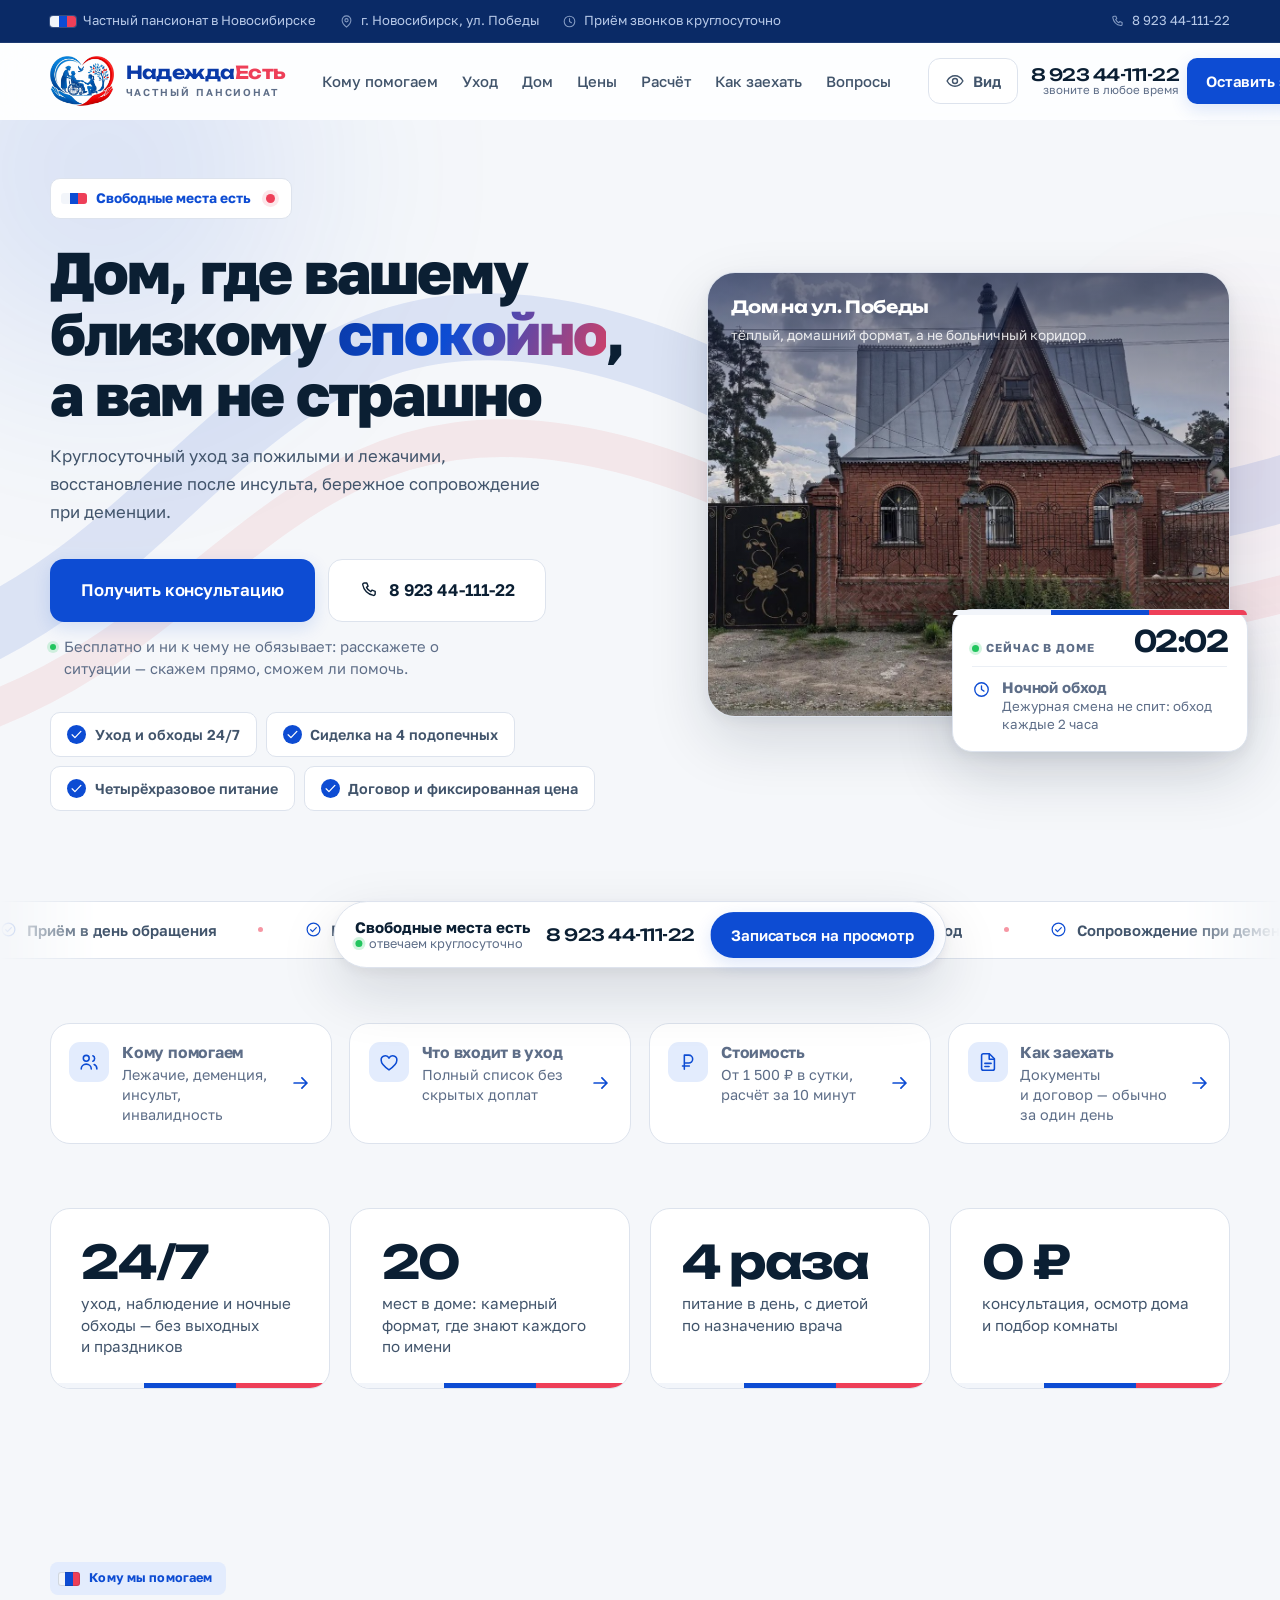
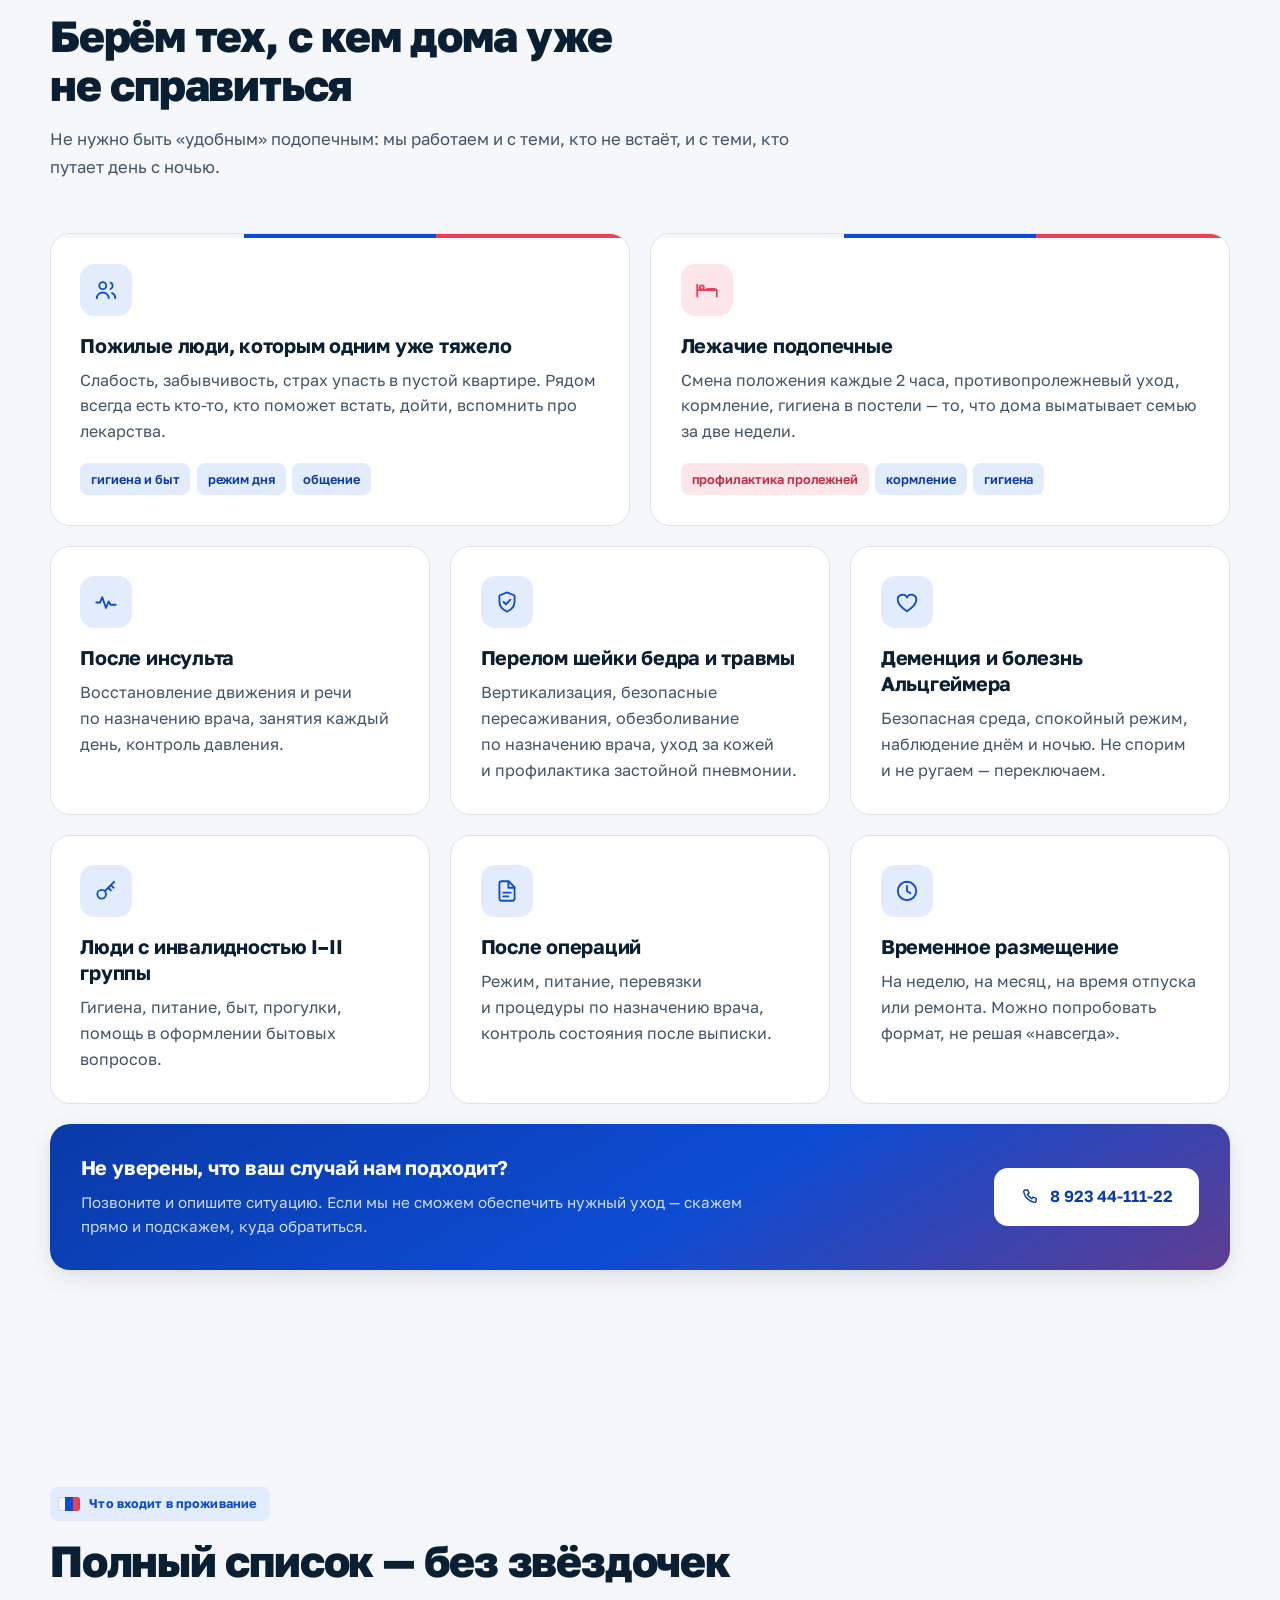
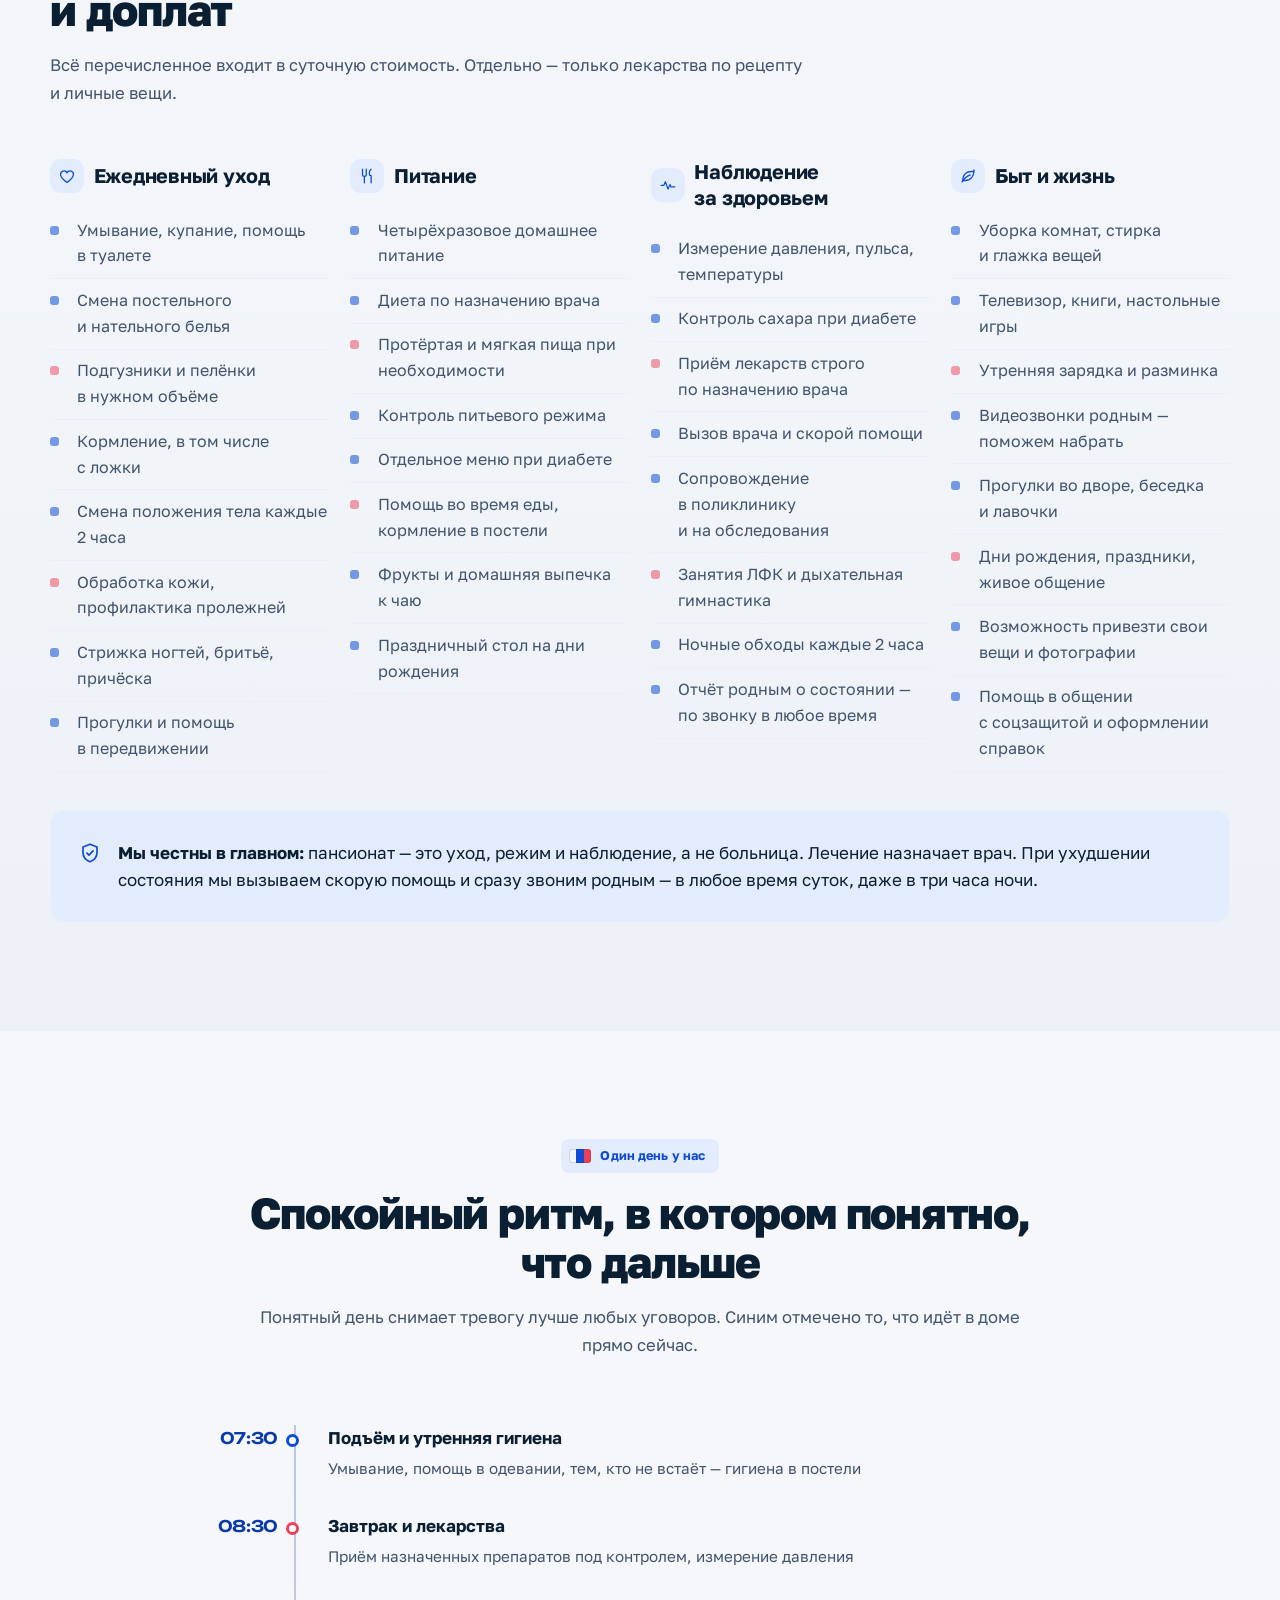
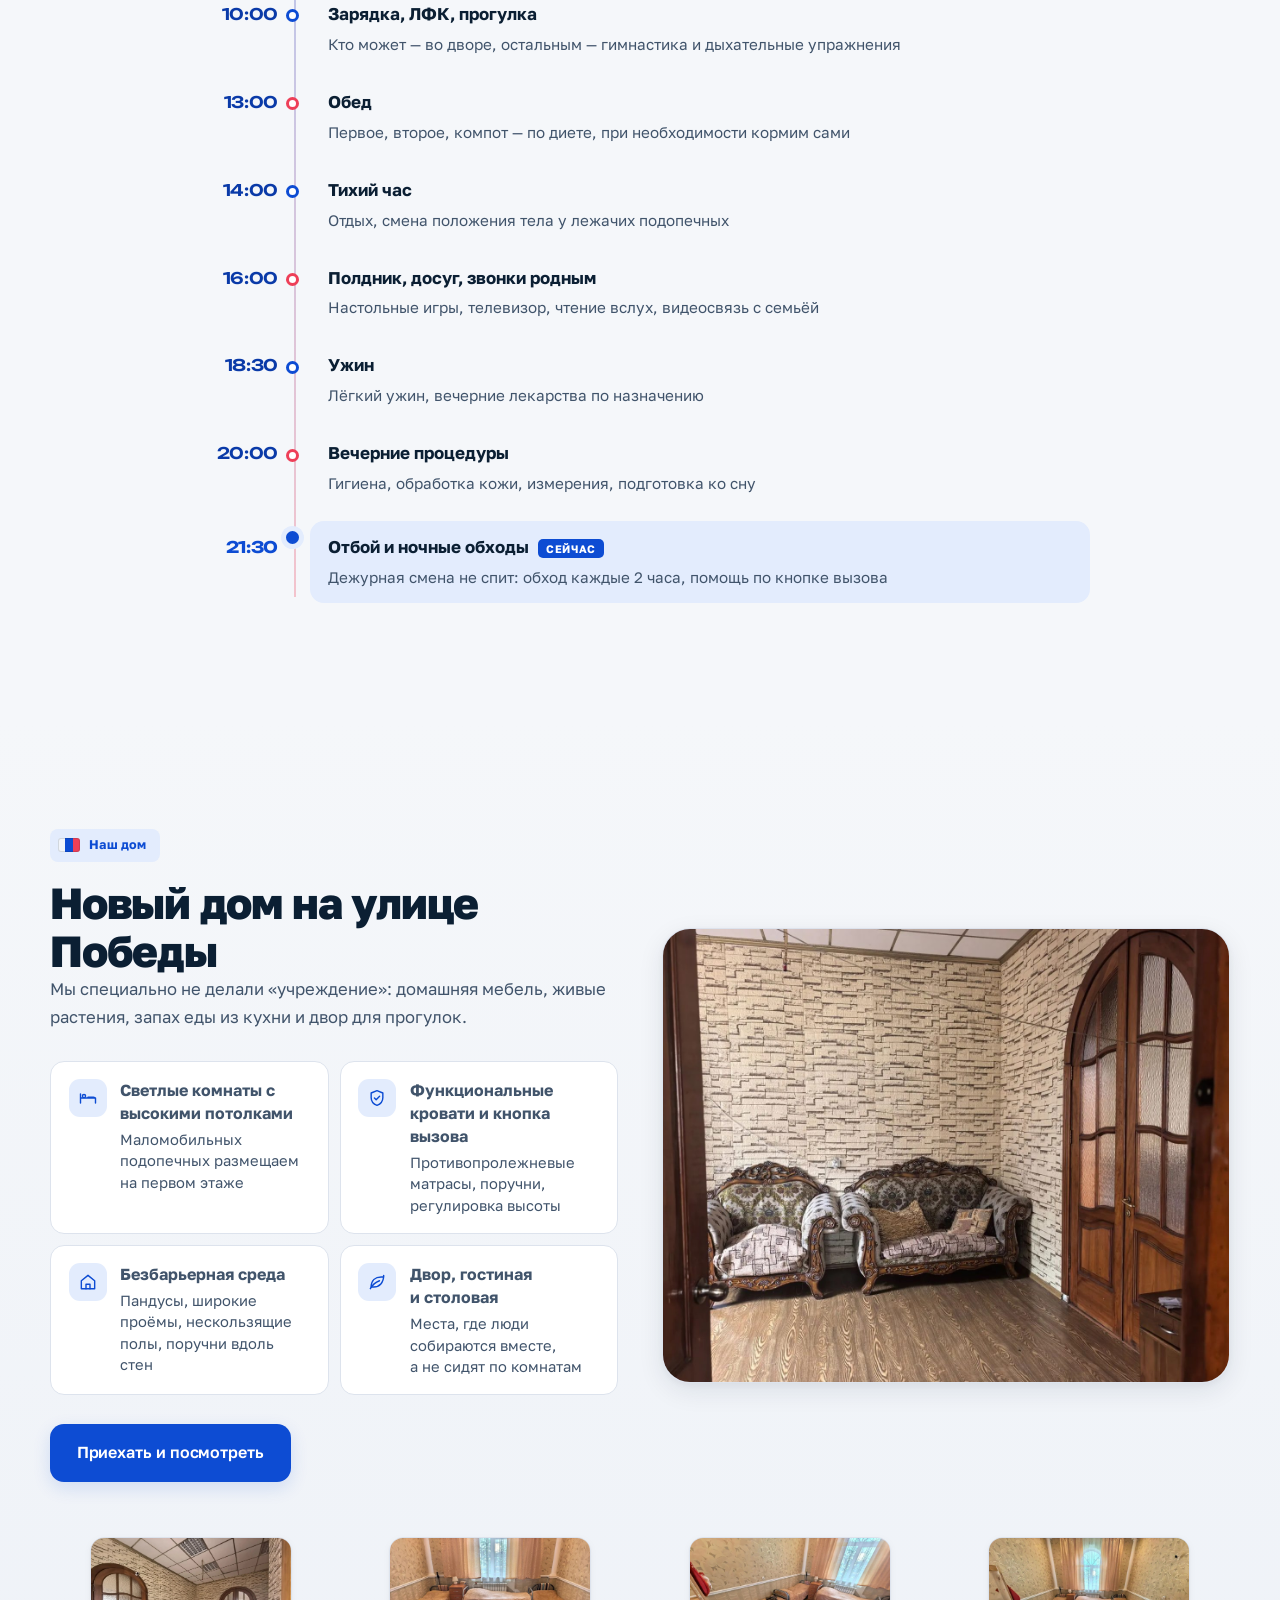
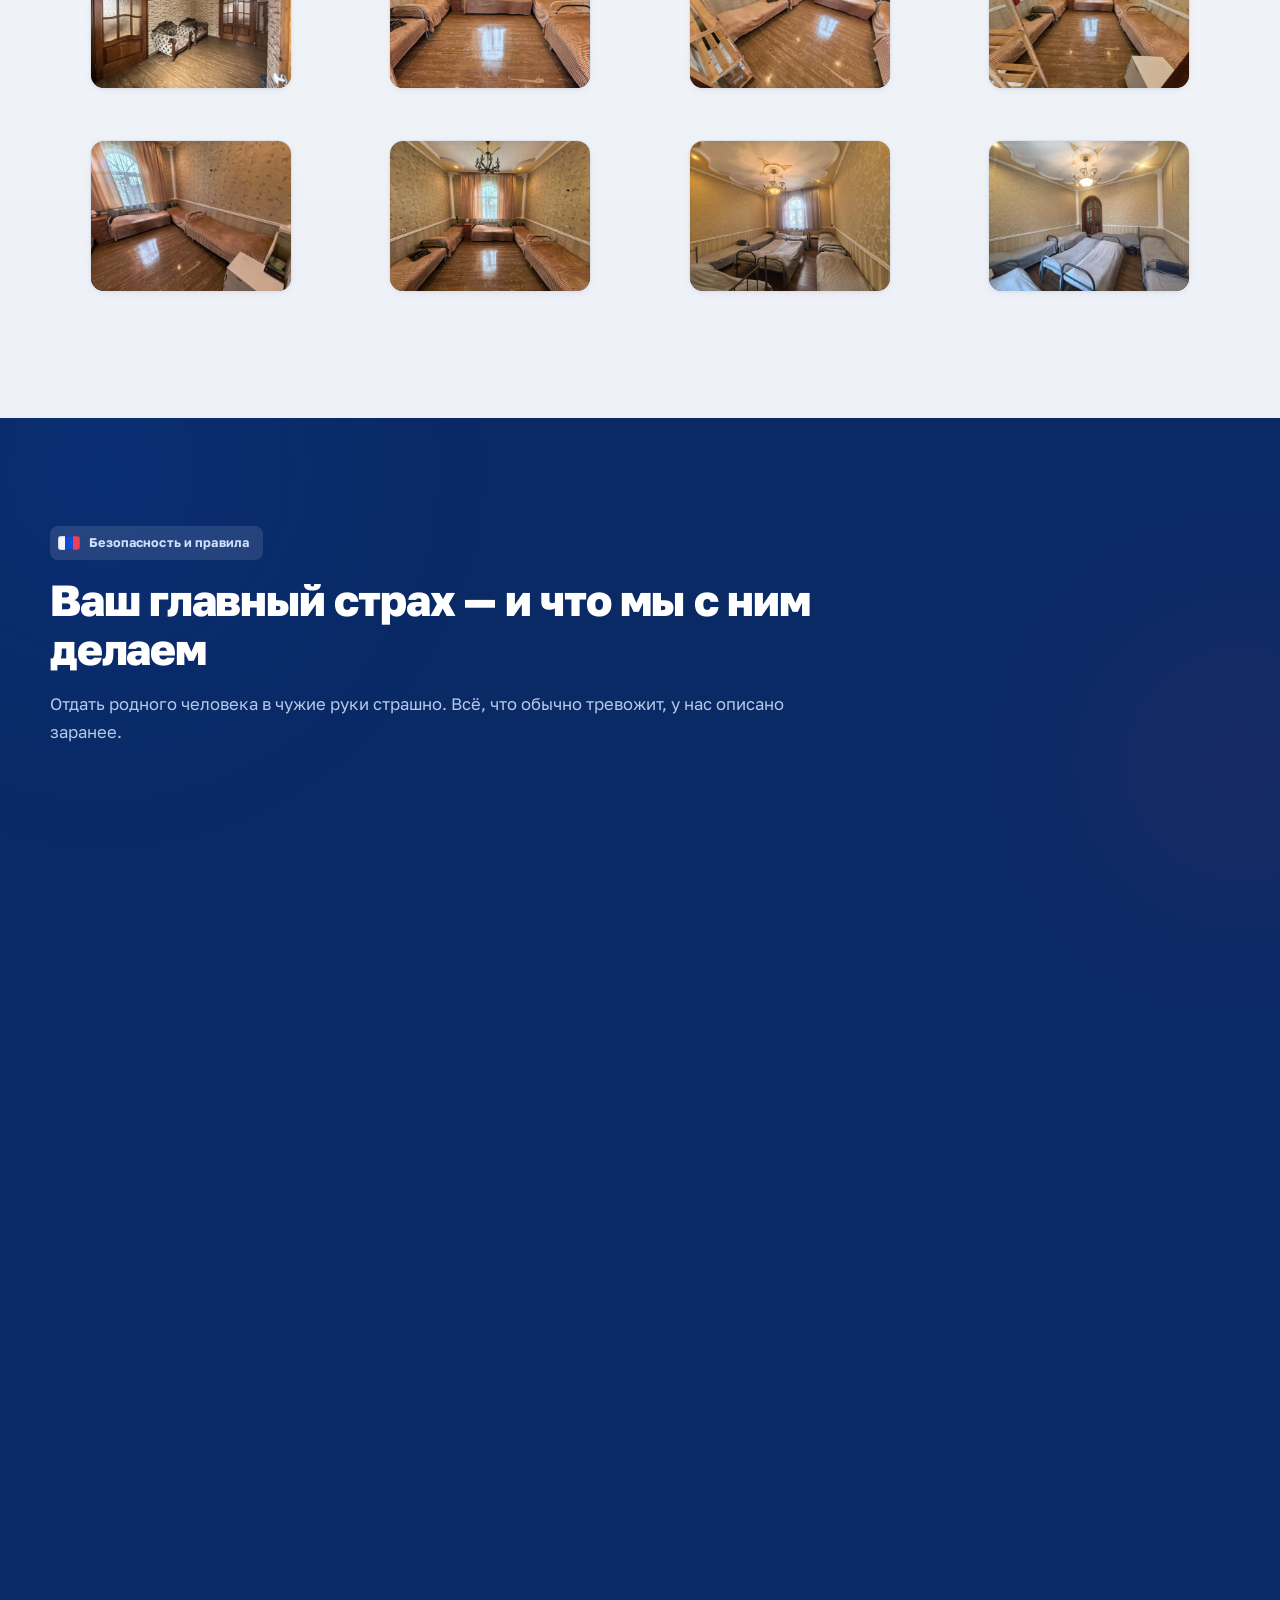
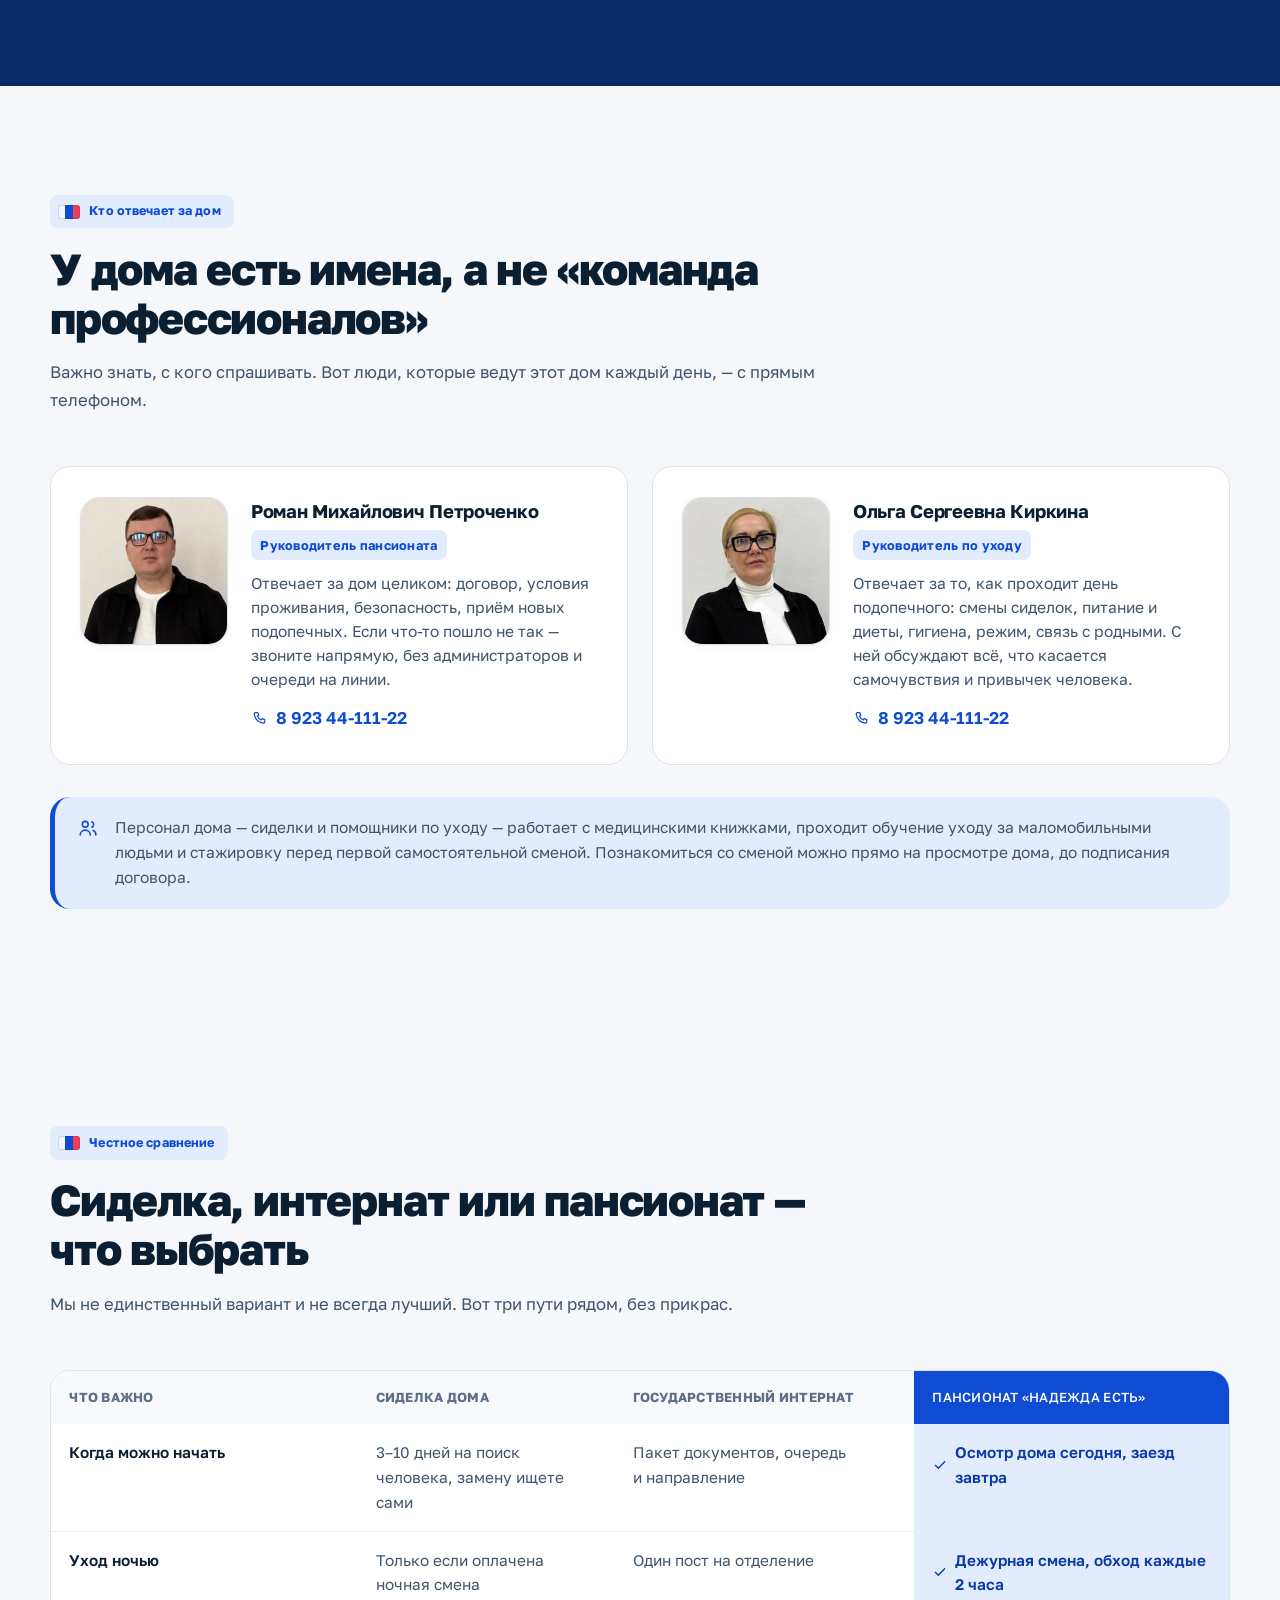
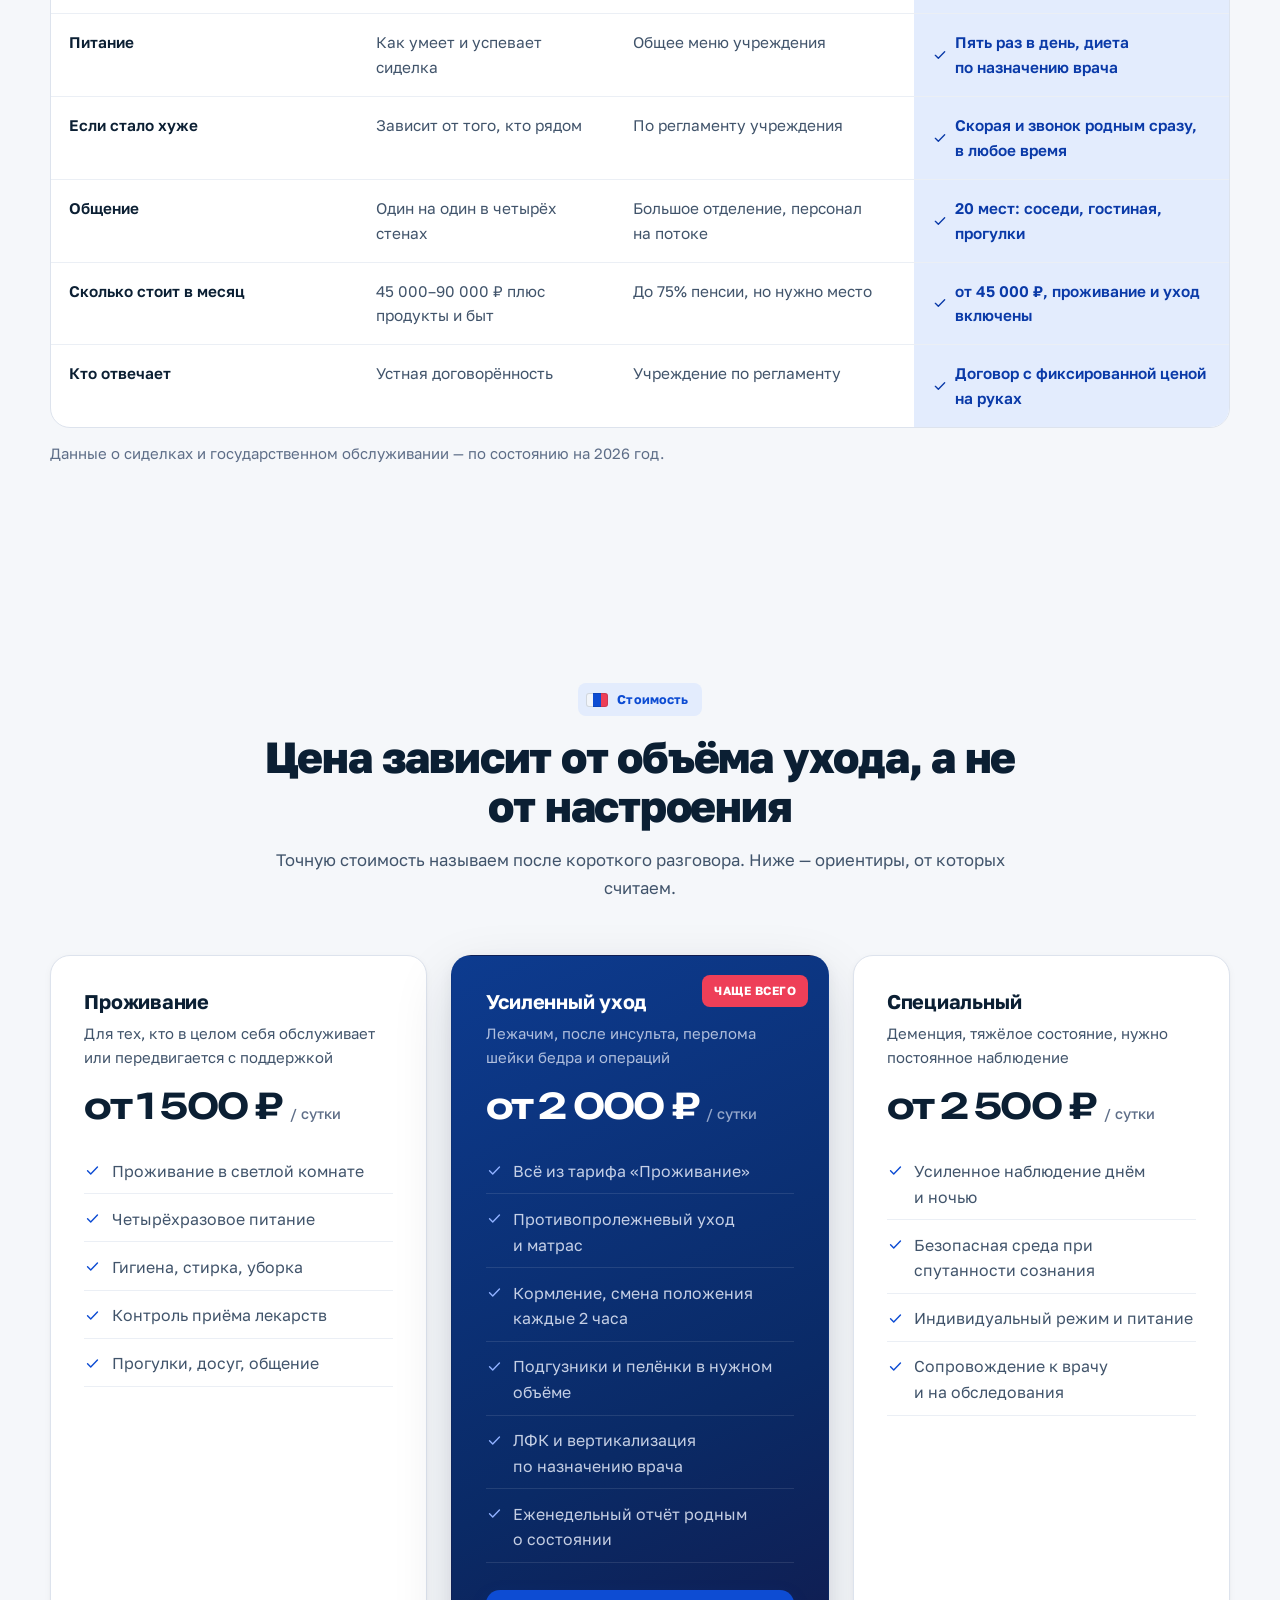
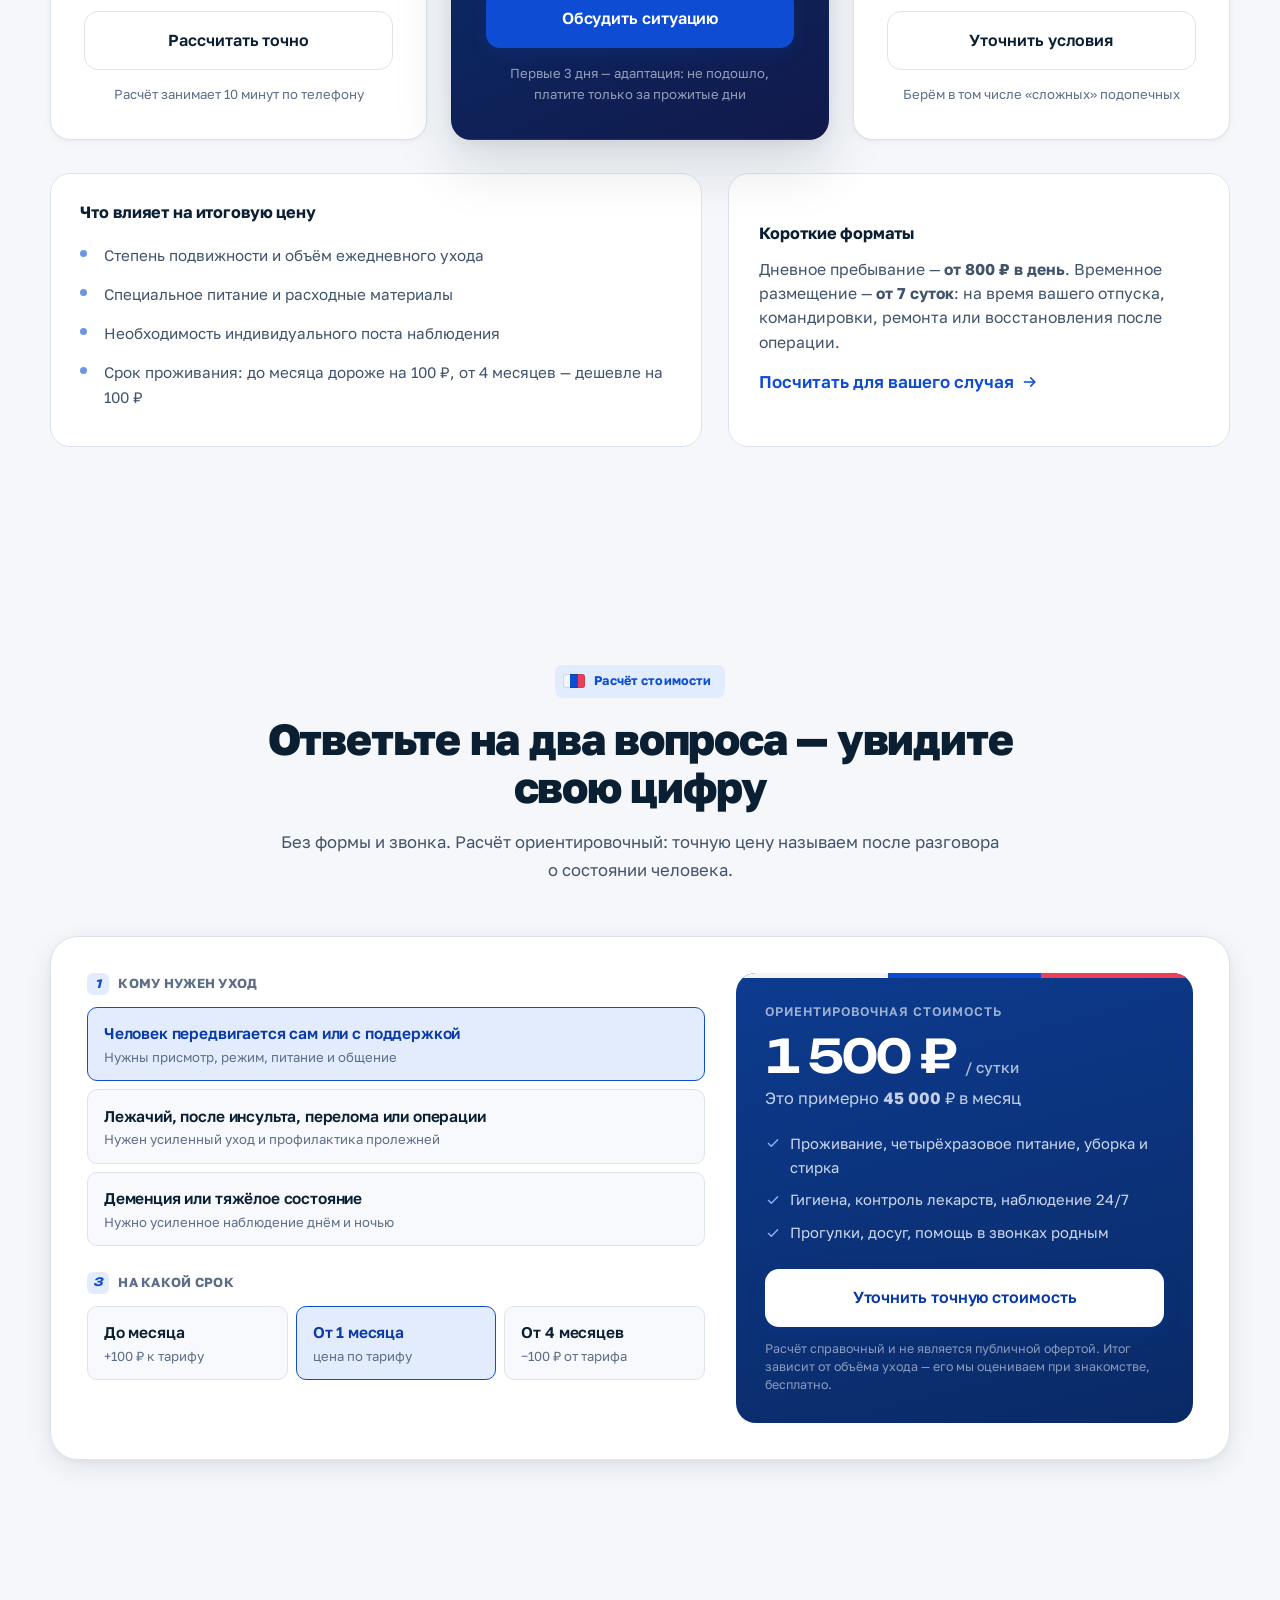
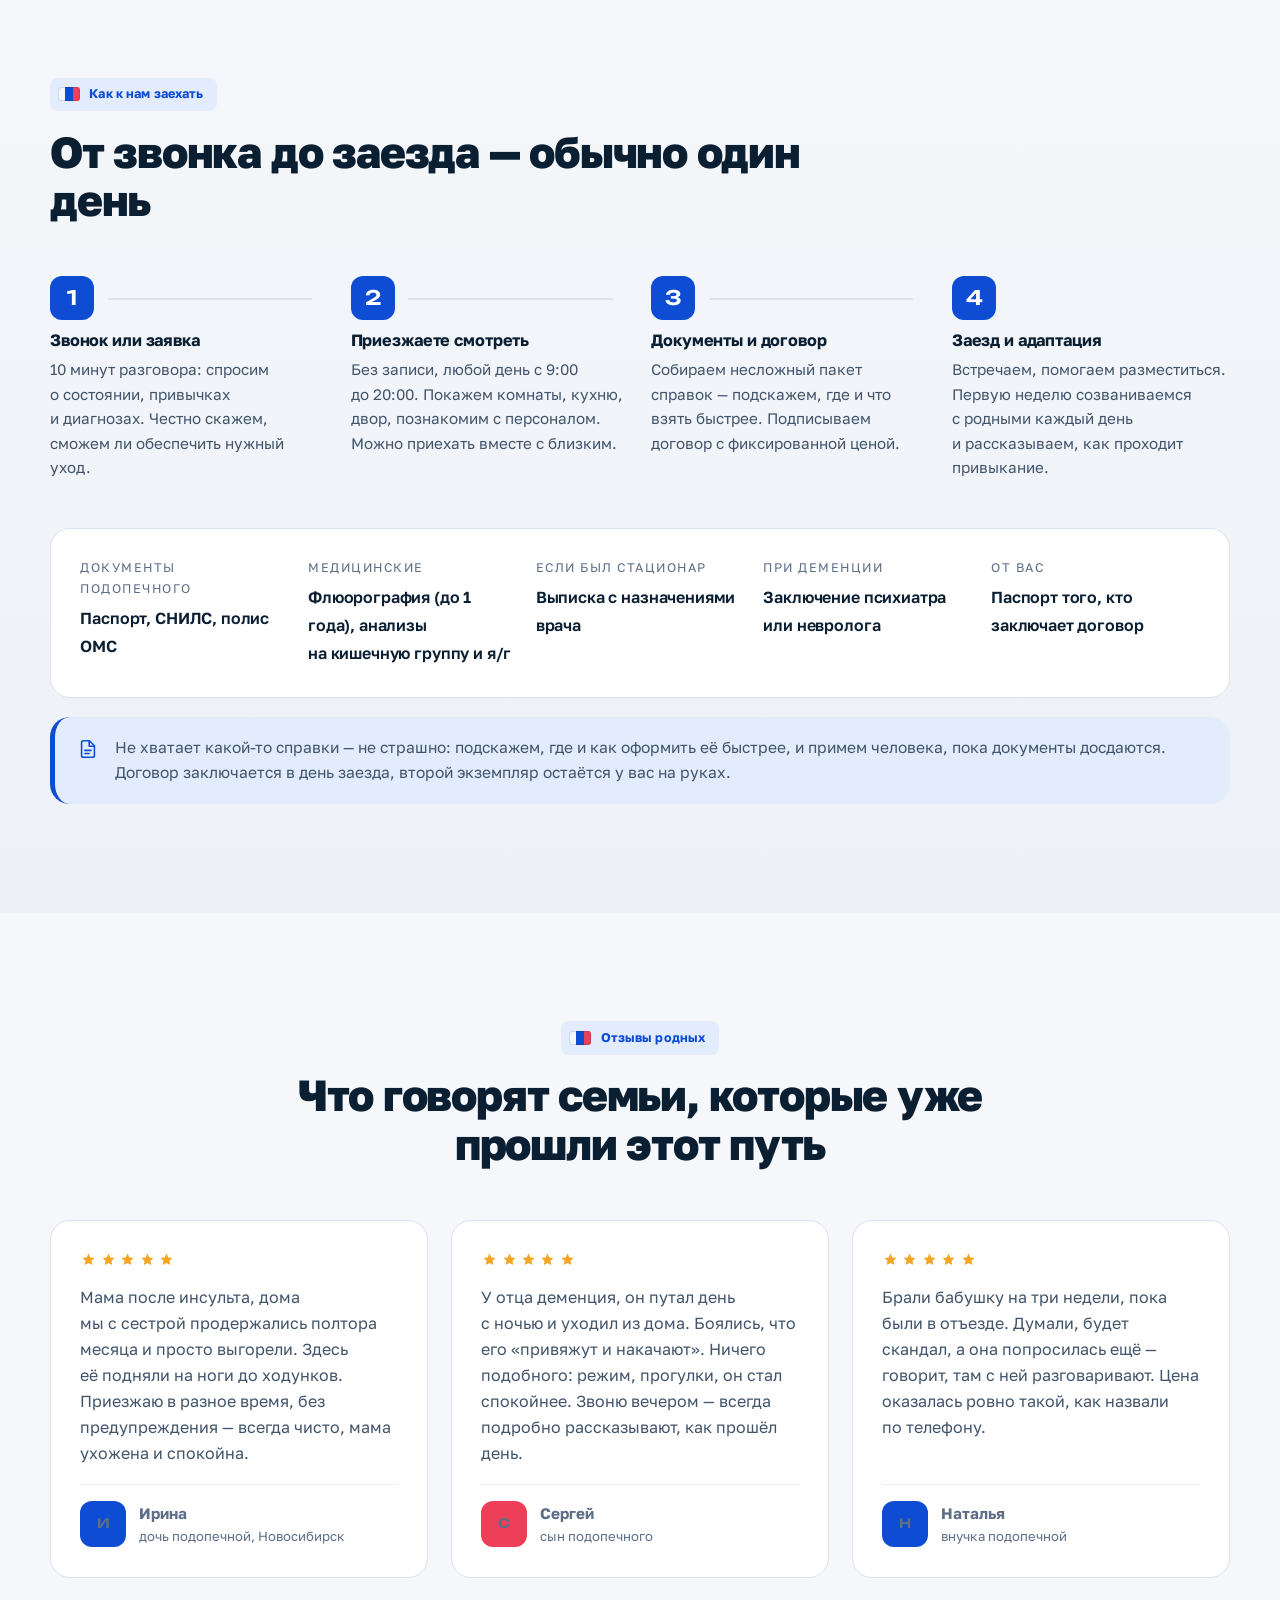
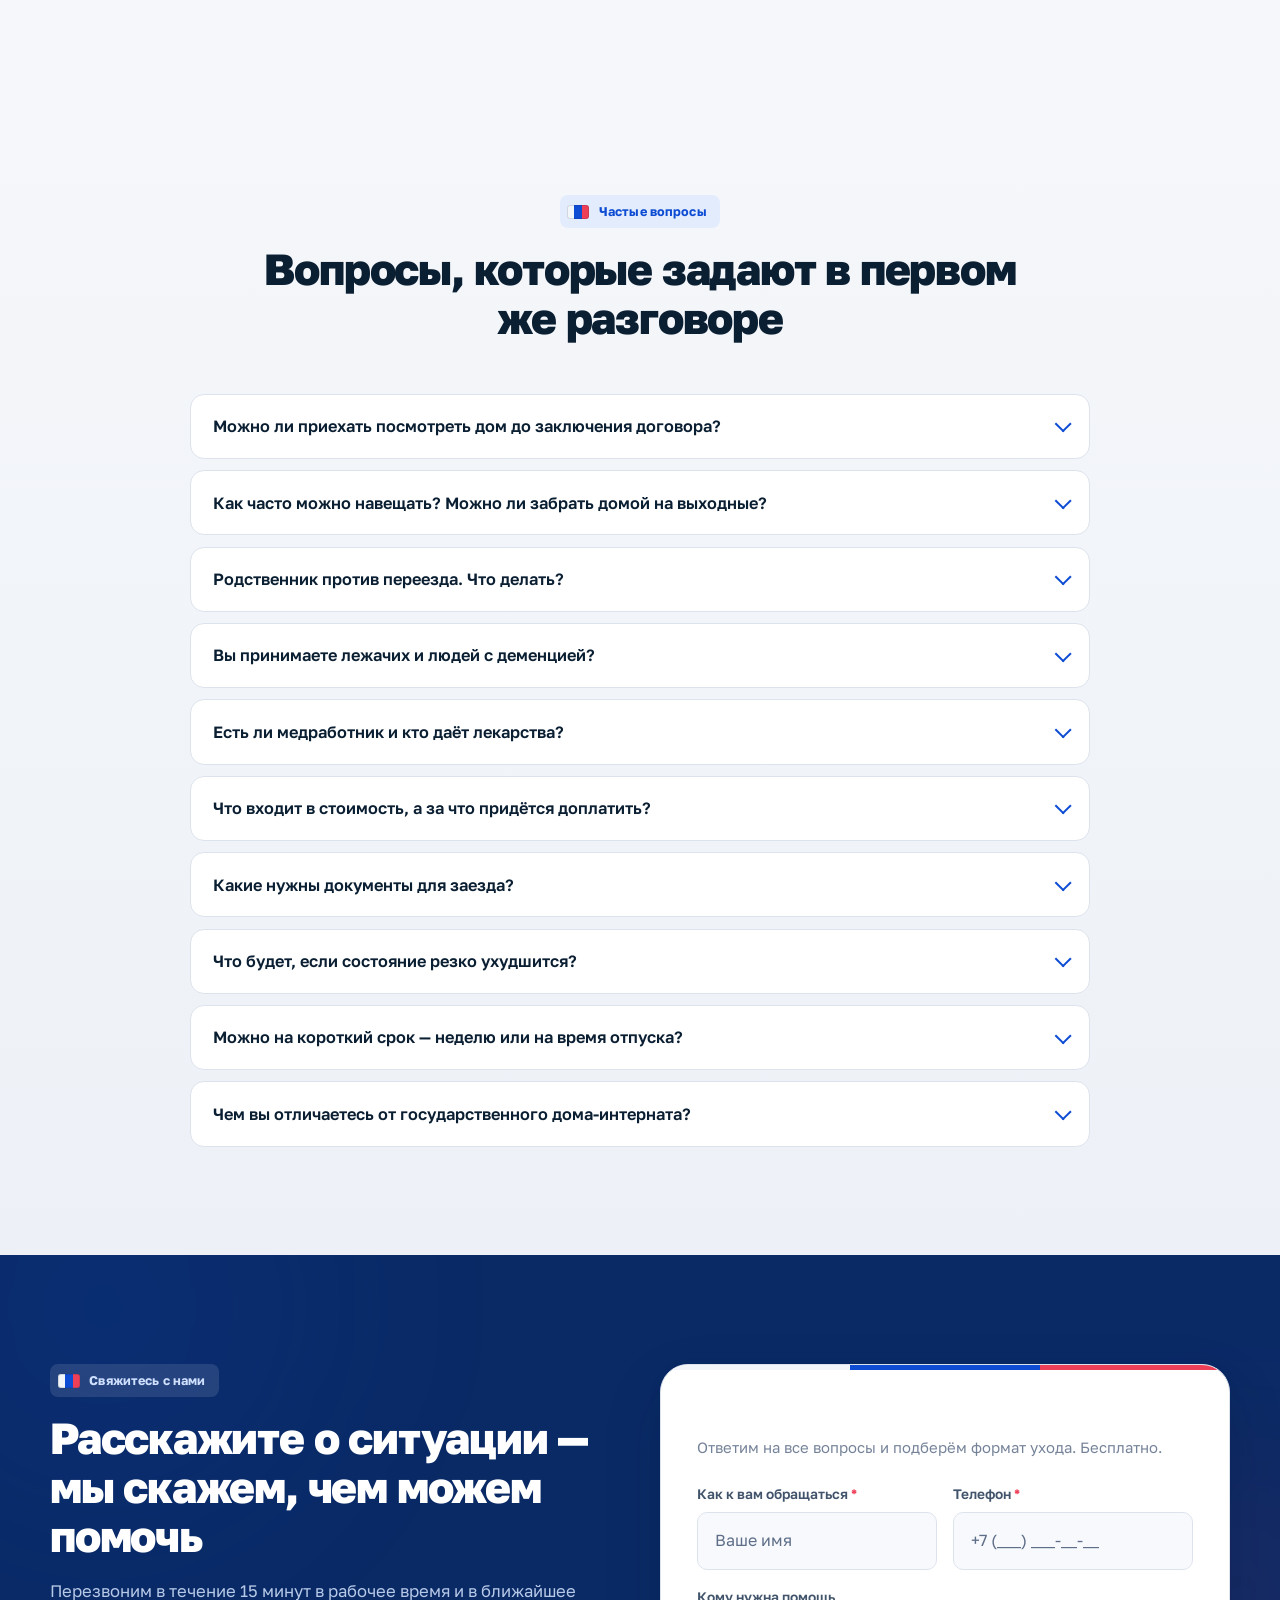
<file: index.html>
<!DOCTYPE html>
<html lang="ru" data-theme="light">
<head>
<meta charset="utf-8">
<meta name="viewport" content="width=device-width, initial-scale=1, viewport-fit=cover">
<title>«Надежда Есть» — частный пансионат для пожилых и людей с инвалидностью в Новосибирске</title>
<meta name="description" content="Частный пансионат «Надежда Есть» на ул. Победы в Новосибирске: круглосуточный уход за пожилыми и лежачими, восстановление после инсульта и перелома шейки бедра, сопровождение при деменции, помощь людям с инвалидностью. Сиделки 24/7, четырёхразовое питание, договор с фиксированной ценой. Размещение от 1 500 ₽ в сутки.">
<meta name="keywords" content="частный пансионат Новосибирск, дом престарелых, пансионат для пожилых, уход за лежачими, деменция, после инсульта, дом инвалидов, сиделка">
<meta name="robots" content="noindex, nofollow">
<link rel="canonical" href="https://nadegdayest.ru/">

<meta property="og:type" content="website">
<meta property="og:locale" content="ru_RU">
<meta property="og:site_name" content="Надежда Есть — частный пансионат">
<meta property="og:title" content="«Надежда Есть» — частный пансионат для пожилых и людей с инвалидностью">
<meta property="og:description" content="Дом на улице Победы: уход 24/7, сиделки, четырёхразовое питание, восстановление после инсульта и травм, сопровождение при деменции. Приезжайте посмотреть — без записи.">
<meta property="og:image" content="https://nadegdayest.ru/img/og-image.jpg">
<meta property="og:image:width" content="1200">
<meta property="og:image:height" content="630">
<meta property="og:url" content="https://nadegdayest.ru/">
<meta name="twitter:card" content="summary_large_image">
<meta name="theme-color" content="#0B2A7A">

<link rel="icon" href="img/favicon.ico" sizes="any">
<link rel="icon" type="image/png" sizes="32x32" href="img/favicon-32.png">
<link rel="icon" type="image/png" sizes="192x192" href="img/favicon-192.png">
<link rel="apple-touch-icon" href="img/apple-touch-icon.png">
<link rel="preconnect" href="https://fonts.googleapis.com">
<link rel="preconnect" href="https://fonts.gstatic.com" crossorigin>
<link href="https://fonts.googleapis.com/css2?family=Golos+Text:wght@400;500;600;700;800;900&family=Unbounded:wght@500;600;700&display=swap" rel="stylesheet">
<link rel="stylesheet" href="css/style.css?v=35">
<noscript><style>.rv{opacity:1!important;transform:none!important}.shot-ph{display:none}</style></noscript>
</head>
<body>
<a class="skip" href="#top">Перейти к содержимому</a>

<!-- ================= ИКОНКИ (спрайт) ================= -->
<svg style="position:absolute;width:0;height:0;overflow:hidden" aria-hidden="true" focusable="false">
  <defs>
    <g id="s" fill="none" stroke="currentColor" stroke-width="1.7" stroke-linecap="round" stroke-linejoin="round"></g>
  </defs>
  <symbol id="i-heart" viewBox="0 0 24 24" fill="none" stroke="currentColor" stroke-width="1.7" stroke-linecap="round" stroke-linejoin="round"><path d="M12 20.6C6.6 16.9 3.5 14 3.5 10.4A4.5 4.5 0 0 1 12 7.8a4.5 4.5 0 0 1 8.5 2.6c0 3.6-3.1 6.5-8.5 10.2Z"/></symbol>
  <symbol id="i-shield" viewBox="0 0 24 24" fill="none" stroke="currentColor" stroke-width="1.7" stroke-linecap="round" stroke-linejoin="round"><path d="M12 3.2 19 6v5.6c0 4.2-2.9 7.6-7 9.2-4.1-1.6-7-5-7-9.2V6l7-2.8Z"/><path d="m8.9 12 2.1 2.1 4.1-4.2"/></symbol>
  <symbol id="i-clock" viewBox="0 0 24 24" fill="none" stroke="currentColor" stroke-width="1.7" stroke-linecap="round" stroke-linejoin="round"><circle cx="12" cy="12" r="8.5"/><path d="M12 7.4V12l3.1 2"/></symbol>
  <symbol id="i-phone" viewBox="0 0 24 24" fill="none" stroke="currentColor" stroke-width="1.7" stroke-linecap="round" stroke-linejoin="round"><path d="M6.4 3.6h3l1.5 3.8-1.9 1.4a11.5 11.5 0 0 0 5.2 5.2l1.4-1.9 3.8 1.5v3a1.9 1.9 0 0 1-2.1 1.9A15.6 15.6 0 0 1 4.5 5.7a1.9 1.9 0 0 1 1.9-2.1Z"/></symbol>
  <symbol id="i-mail" viewBox="0 0 24 24" fill="none" stroke="currentColor" stroke-width="1.7" stroke-linecap="round" stroke-linejoin="round"><rect x="3" y="5" width="18" height="14" rx="3"/><path d="m3.8 7 7.1 5.2a2 2 0 0 0 2.2 0L20.2 7"/></symbol>
  <symbol id="i-pin" viewBox="0 0 24 24" fill="none" stroke="currentColor" stroke-width="1.7" stroke-linecap="round" stroke-linejoin="round"><path d="M12 21s7-5.6 7-11a7 7 0 1 0-14 0c0 5.4 7 11 7 11Z"/><circle cx="12" cy="10" r="2.6"/></symbol>
  <symbol id="i-check" viewBox="0 0 24 24" fill="none" stroke="currentColor" stroke-width="2" stroke-linecap="round" stroke-linejoin="round"><path d="m5 12.5 4.5 4.5L19 7"/></symbol>
  <symbol id="i-check-circle" viewBox="0 0 24 24" fill="none" stroke="currentColor" stroke-width="1.7" stroke-linecap="round" stroke-linejoin="round"><circle cx="12" cy="12" r="9"/><path d="m8 12.3 2.6 2.6L16 9.4"/></symbol>
  <symbol id="i-users" viewBox="0 0 24 24" fill="none" stroke="currentColor" stroke-width="1.7" stroke-linecap="round" stroke-linejoin="round"><circle cx="9" cy="8" r="3.2"/><path d="M3.5 19.5c0-3 2.5-5.2 5.5-5.2s5.5 2.2 5.5 5.2"/><path d="M16.2 5.2a3.2 3.2 0 0 1 0 5.9M17.6 14.8c1.8.7 3 2.4 3 4.7"/></symbol>
  <symbol id="i-bed" viewBox="0 0 24 24" fill="none" stroke="currentColor" stroke-width="1.7" stroke-linecap="round" stroke-linejoin="round"><path d="M3 18V7M3 12h18v6M21 18v-4.5a2.5 2.5 0 0 0-2.5-2.5H12"/><circle cx="7.2" cy="9.6" r="1.9"/></symbol>
  <symbol id="i-food" viewBox="0 0 24 24" fill="none" stroke="currentColor" stroke-width="1.7" stroke-linecap="round" stroke-linejoin="round"><path d="M6 3v7a2.5 2.5 0 0 0 5 0V3M8.5 12.5V21M17.5 3c-1.6 1-2.5 3-2.5 5.5 0 1.7.8 2.8 2.5 3V21"/></symbol>
  <symbol id="i-pulse" viewBox="0 0 24 24" fill="none" stroke="currentColor" stroke-width="1.7" stroke-linecap="round" stroke-linejoin="round"><path d="M3 12.5h3.5l2-5 3.5 10 2.5-6 1.7 3h4.8"/></symbol>
  <symbol id="i-home" viewBox="0 0 24 24" fill="none" stroke="currentColor" stroke-width="1.7" stroke-linecap="round" stroke-linejoin="round"><path d="M4 10.5 12 4l8 6.5V20H4v-9.5Z"/><path d="M9.6 20v-5.4h4.8V20"/></symbol>
  <symbol id="i-doc" viewBox="0 0 24 24" fill="none" stroke="currentColor" stroke-width="1.7" stroke-linecap="round" stroke-linejoin="round"><path d="M13.5 3H7a2 2 0 0 0-2 2v14a2 2 0 0 0 2 2h10a2 2 0 0 0 2-2V8.5L13.5 3Z"/><path d="M13.3 3.2V9h5.5M8.6 13.5h6.8M8.6 17h4.6"/></symbol>
  <symbol id="i-star" viewBox="0 0 24 24" fill="currentColor" stroke="none"><path d="m12 3.6 2.6 5.4 5.9.8-4.3 4.1 1.1 5.9L12 17l-5.3 2.8 1.1-5.9-4.3-4.1 5.9-.8L12 3.6Z"/></symbol>
  <symbol id="i-arrow" viewBox="0 0 24 24" fill="none" stroke="currentColor" stroke-width="1.9" stroke-linecap="round" stroke-linejoin="round"><path d="M4.5 12h14M13 6.5l5.5 5.5L13 17.5"/></symbol>
  <symbol id="i-up" viewBox="0 0 24 24" fill="none" stroke="currentColor" stroke-width="1.9" stroke-linecap="round" stroke-linejoin="round"><path d="M12 19V5.5M6 11.5 12 5.5l6 6"/></symbol>
  <symbol id="i-sun" viewBox="0 0 24 24" fill="none" stroke="currentColor" stroke-width="1.7" stroke-linecap="round" stroke-linejoin="round"><circle cx="12" cy="12" r="4"/><path d="M12 2.6v2.2M12 19.2v2.2M4.2 12H2M22 12h-2.2M6.3 6.3 4.8 4.8M19.2 19.2l-1.5-1.5M17.7 6.3l1.5-1.5M4.8 19.2l1.5-1.5"/></symbol>
  <symbol id="i-moon" viewBox="0 0 24 24" fill="none" stroke="currentColor" stroke-width="1.7" stroke-linecap="round" stroke-linejoin="round"><path d="M20 14.2A8.4 8.4 0 0 1 9.8 4 8.6 8.6 0 1 0 20 14.2Z"/></symbol>
  <symbol id="i-menu" viewBox="0 0 24 24" fill="none" stroke="currentColor" stroke-width="1.9" stroke-linecap="round"><path d="M4 7h16M4 12h16M4 17h11"/></symbol>
  <symbol id="i-close" viewBox="0 0 24 24" fill="none" stroke="currentColor" stroke-width="1.9" stroke-linecap="round"><path d="m6 6 12 12M18 6 6 18"/></symbol>
  <symbol id="i-camera" viewBox="0 0 24 24" fill="none" stroke="currentColor" stroke-width="1.7" stroke-linecap="round" stroke-linejoin="round"><path d="M3 8.5A2.5 2.5 0 0 1 5.5 6h1.9l1.3-2h6.6l1.3 2h1.9A2.5 2.5 0 0 1 21 8.5v9A2.5 2.5 0 0 1 18.5 20h-13A2.5 2.5 0 0 1 3 17.5v-9Z"/><circle cx="12" cy="13" r="3.6"/></symbol>
  <symbol id="i-eye" viewBox="0 0 24 24" fill="none" stroke="currentColor" stroke-width="1.7" stroke-linecap="round" stroke-linejoin="round"><path d="M2.5 12S6 5.8 12 5.8 21.5 12 21.5 12 18 18.2 12 18.2 2.5 12 2.5 12Z"/><circle cx="12" cy="12" r="3"/></symbol>
  <symbol id="i-leaf" viewBox="0 0 24 24" fill="none" stroke="currentColor" stroke-width="1.7" stroke-linecap="round" stroke-linejoin="round"><path d="M20 4c0 9-5 14-12 14H5c0-8 5-12 12-12h3Z"/><path d="M4 20c2.5-4.5 6-7.5 11-9.5"/></symbol>
  <symbol id="i-chat" viewBox="0 0 24 24" fill="none" stroke="currentColor" stroke-width="1.7" stroke-linecap="round" stroke-linejoin="round"><path d="M20.5 11.6c0 4.1-3.8 7.4-8.5 7.4a9.8 9.8 0 0 1-2.9-.4L4 20.5l1.6-3.6a7 7 0 0 1-2.1-5c0-4.1 3.8-7.4 8.5-7.4s8.5 3.3 8.5 7.4Z"/></symbol>
  <symbol id="i-tg" viewBox="0 0 24 24" fill="currentColor" stroke="none"><path d="M21.3 4.4 3.5 11.2c-1 .4-1 1.8.1 2.1l4.5 1.4 1.7 5.3c.3.9 1.4 1.1 2 .4l2.5-2.5 4.5 3.3c.7.5 1.7.1 1.9-.8l3-14.2c.2-1-.8-1.8-1.7-1.4ZM9.6 14.3l8.8-5.6-7.2 6.6-.3 3.4-1.3-4.4Z"/></symbol>
  <symbol id="i-wa" viewBox="0 0 24 24" fill="currentColor" stroke="none"><path d="M12 2.5A9.4 9.4 0 0 0 3.9 16.7L2.5 21.5l4.9-1.4A9.4 9.4 0 1 0 12 2.5Zm5.4 13.3c-.2.6-1.2 1.2-1.7 1.2-.5.1-1 .1-1.6-.1-.4-.1-.9-.3-1.5-.6-2.6-1.1-4.3-3.8-4.4-4-.1-.2-1-1.4-1-2.6s.6-1.8.9-2.1c.2-.2.5-.3.7-.3h.5c.2 0 .4 0 .6.5l.8 2c.1.2.1.3 0 .5l-.4.5-.3.3c-.1.1-.2.3 0 .5.2.3.7 1.2 1.6 2 1.1.9 2 1.2 2.2 1.3.2.1.4.1.5-.1l.7-.9c.2-.2.3-.2.5-.1l2 1c.2.1.4.2.4.3.1.2.1.7-.1 1.3Z"/></symbol>
  <symbol id="i-key" viewBox="0 0 24 24" fill="none" stroke="currentColor" stroke-width="1.7" stroke-linecap="round" stroke-linejoin="round"><circle cx="8" cy="15" r="4"/><path d="m11 12 8.5-8.5M16.5 6.5 19 9M14 9l2.5 2.5"/></symbol>
  <symbol id="i-ruble" viewBox="0 0 24 24" fill="none" stroke="currentColor" stroke-width="1.7" stroke-linecap="round" stroke-linejoin="round"><path d="M8 20V4.5h4.8a4.3 4.3 0 0 1 0 8.6H8M6 16.4h7.5"/></symbol>
</svg>

<!-- ================= ВЕРХНЯЯ ПОЛОСА ================= -->
<div class="topbar">
  <div class="wrap">
    <div class="topbar-l">
      <span class="topbar-i"><i class="topbar-flag"></i> Частный пансионат в Новосибирске</span>
      <span class="topbar-i hide-s"><svg><use href="#i-pin"/></svg> г. Новосибирск, ул. Победы</span>
      <span class="topbar-i hide-s"><svg><use href="#i-clock"/></svg> Приём звонков круглосуточно</span>
    </div>
    <a class="topbar-i" href="tel:+79234411122"><svg><use href="#i-phone"/></svg> 8 923 44-111-22</a>
  </div>
</div>

<!-- ================= ШАПКА ================= -->
<header class="hdr">
  <div class="wrap">
    <a class="brand" href="#top" aria-label="Надежда Есть — на главную">
      <img class="brand-mark" src="img/logo-mark.png" alt="Эмблема «Надежда Есть»" width="56" height="43">
      <span class="brand-txt">
        <span class="brand-name">Надежда<em>Есть</em></span>
        <span class="brand-sub">частный пансионат</span>
      </span>
    </a>

    <nav class="nav" aria-label="Основное меню">
      <a href="#komu">Кому помогаем</a>
      <a href="#uhod">Уход</a>
      <a href="#dom">Дом</a>
      <a href="#ceny">Цены</a>
      <a href="#raschet">Расчёт</a>
      <a href="#kak">Как заехать</a>
      <a href="#faq">Вопросы</a>
    </nav>

    <div class="hdr-act">
      <div class="view">
        <button class="view-btn" id="view-btn" aria-expanded="false" aria-controls="view-pop">
          <svg><use href="#i-eye"/></svg><span class="view-btn-txt">Вид</span>
        </button>
        <div class="view-pop" id="view-pop" hidden>
          <span class="view-title">Размер текста</span>
          <div class="seg" role="group" aria-label="Размер текста">
            <button type="button" data-size="md" class="on"><span style="font-size:.9rem">А</span></button>
            <button type="button" data-size="lg"><span style="font-size:1.15rem">А</span></button>
            <button type="button" data-size="xl"><span style="font-size:1.4rem">А</span></button>
          </div>
          <span class="view-title">Оформление</span>
          <div class="seg" role="group" aria-label="Оформление">
            <button type="button" data-theme="light" class="on">Светлое</button>
            <button type="button" data-theme="dark">Тёмное</button>
          </div>
          <p class="view-note">Настройки запомнятся на этом устройстве</p>
        </div>
      </div>
      <span class="hdr-tel">
        <a class="tel-link" href="tel:+79234411122">8 923 44-111-22</a>
        <span>звоните в любое время</span>
      </span>
      <a class="btn btn-primary btn-sm" href="#zayavka">Оставить заявку</a>
      <button class="icon-btn burger" aria-expanded="false" aria-label="Открыть меню"><svg><use href="#i-menu"/></svg></button>
    </div>
  </div>
</header>

<!-- ================= МОБИЛЬНОЕ МЕНЮ ================= -->
<div class="drawer" aria-hidden="true">
  <div class="drawer-top">
    <span class="brand-name" style="font-family:var(--display);font-size:1.15rem">Надежда<em class="red">Есть</em></span>
    <button class="icon-btn" data-act="close-drawer" aria-label="Закрыть меню"><svg><use href="#i-close"/></svg></button>
  </div>
  <nav aria-label="Мобильное меню">
    <a href="#komu">Кому помогаем <svg><use href="#i-arrow"/></svg></a>
    <a href="#uhod">Что входит в уход <svg><use href="#i-arrow"/></svg></a>
    <a href="#den">Распорядок дня <svg><use href="#i-arrow"/></svg></a>
    <a href="#dom">Дом на Победы <svg><use href="#i-arrow"/></svg></a>
    <a href="#ceny">Цены <svg><use href="#i-arrow"/></svg></a>
    <a href="#raschet">Расчёт стоимости <svg><use href="#i-arrow"/></svg></a>
    <a href="#kak">Как заехать <svg><use href="#i-arrow"/></svg></a>
    <a href="#faq">Частые вопросы <svg><use href="#i-arrow"/></svg></a>
    <a href="#zayavka">Контакты <svg><use href="#i-arrow"/></svg></a>
  </nav>
  <div class="drawer-foot">
    <a class="btn btn-primary btn-block" href="tel:+79234411122"><svg width="20" height="20"><use href="#i-phone"/></svg> 8 923 44-111-22</a>
    <a class="btn btn-ghost btn-block" href="#zayavka">Записаться на просмотр</a>
  </div>
</div>

<main id="top">

<!-- ================= ГЕРОЙ ================= -->
<section class="hero">
  <div class="aura"><i class="b1"></i><i class="b2"></i></div>
  <svg class="ribbons" viewBox="0 0 1440 700" preserveAspectRatio="none" aria-hidden="true">
    <path d="M-50 470C220 380 300 150 620 190s430 260 900 120" fill="none" stroke="rgba(21,70,200,.13)" stroke-width="60" stroke-linecap="round"/>
    <path d="M-50 540C240 470 320 250 640 290s420 250 900 110" fill="none" stroke="rgba(214,34,49,.09)" stroke-width="34" stroke-linecap="round"/>
  </svg>

  <div class="wrap">
    <div class="hero-grid">
      <div class="hero-copy rv in">
        <span class="hero-badge">
          <span class="topbar-flag"></span> <b>Свободные места есть</b><i class="dot"></i>
        </span>
        <h1>Дом, где вашему близкому <span class="grad-text">спокойно</span>, а вам не страшно</h1>
        <p class="lede">Круглосуточный уход за пожилыми и лежачими, восстановление после инсульта, бережное сопровождение при деменции.</p>
        <div class="hero-cta">
          <a class="btn btn-primary btn-lg" href="#zayavka">Получить консультацию</a>
          <a class="btn btn-ghost btn-lg" href="tel:+79234411122"><svg width="20" height="20"><use href="#i-phone"/></svg> 8 923 44-111-22</a>
        </div>
        <p class="hero-note">Бесплатно и ни к чему не обязывает: расскажете о ситуации — скажем прямо, сможем ли помочь.</p>
        <div class="hero-chips">
          <span class="chip"><svg><use href="#i-check"/></svg> Уход и обходы 24/7</span>
          <span class="chip"><svg><use href="#i-check"/></svg> Сиделка на 4 подопечных</span>
          <span class="chip"><svg><use href="#i-check"/></svg> Четырёхразовое питание</span>
          <span class="chip"><svg><use href="#i-check"/></svg> Договор и фиксированная цена</span>
        </div>
      </div>

      <div class="hero-visual rv in rv-d2">
        <div class="hero-photo">
          <img src="img/hero-dom.jpg" alt="Дом частного пансионата «Надежда Есть» на улице Победы, 38 в Новосибирске" fetchpriority="high">
          <div class="photo-cap">
            <b>Дом на ул. Победы</b><span>тёплый, домашний формат, а не больничный коридор</span>
          </div>
        </div>

        <aside class="now" id="now" aria-live="polite">
          <div class="now-top">
            <span class="now-label"><i></i> Сейчас в доме</span>
            <span class="now-time" id="now-time">--:--</span>
          </div>
          <div class="now-act">
            <svg><use href="#i-clock"/></svg>
            <span><b id="now-title">Дежурная смена на месте</b><span id="now-sub">Новосибирск, время местное</span></span>
          </div>
        </aside>
      </div>
    </div>
  </div>
</section>

<!-- ================= БЕГУЩАЯ СТРОКА ================= -->
<div class="marquee" aria-hidden="true">
  <div class="marquee-row">
    <span class="marquee-i"><svg><use href="#i-check-circle"/></svg> Приём в день обращения</span>
    <span class="marquee-i"><svg><use href="#i-check-circle"/></svg> Посещения без предварительной записи</span>
    <span class="marquee-i"><svg><use href="#i-check-circle"/></svg> Противопролежневый уход</span>
    <span class="marquee-i"><svg><use href="#i-check-circle"/></svg> Сопровождение при деменции</span>
    <span class="marquee-i"><svg><use href="#i-check-circle"/></svg> Восстановление после инсульта</span>
    <span class="marquee-i"><svg><use href="#i-check-circle"/></svg> Безбарьерная среда и пандусы</span>
    <span class="marquee-i"><svg><use href="#i-check-circle"/></svg> Отчёт родным о состоянии</span>
    <span class="marquee-i"><svg><use href="#i-check-circle"/></svg> Приём в день обращения</span>
    <span class="marquee-i"><svg><use href="#i-check-circle"/></svg> Посещения без предварительной записи</span>
    <span class="marquee-i"><svg><use href="#i-check-circle"/></svg> Противопролежневый уход</span>
    <span class="marquee-i"><svg><use href="#i-check-circle"/></svg> Сопровождение при деменции</span>
    <span class="marquee-i"><svg><use href="#i-check-circle"/></svg> Восстановление после инсульта</span>
    <span class="marquee-i"><svg><use href="#i-check-circle"/></svg> Безбарьерная среда и пандусы</span>
    <span class="marquee-i"><svg><use href="#i-check-circle"/></svg> Отчёт родным о состоянии</span>
  </div>
</div>

<!-- ================= ПЛИТКИ УСЛУГ ================= -->
<section class="sec sec-tight" style="padding-bottom:0">
  <div class="wrap">
    <div class="tiles">
      <a class="tile rv" href="#komu">
        <i><svg><use href="#i-users"/></svg></i>
        <span><b>Кому помогаем</b><span>Лежачие, деменция, инсульт, инвалидность</span></span>
        <svg class="go"><use href="#i-arrow"/></svg>
      </a>
      <a class="tile rv rv-d1" href="#uhod">
        <i><svg><use href="#i-heart"/></svg></i>
        <span><b>Что входит в уход</b><span>Полный список без скрытых доплат</span></span>
        <svg class="go"><use href="#i-arrow"/></svg>
      </a>
      <a class="tile rv rv-d2" href="#ceny">
        <i><svg><use href="#i-ruble"/></svg></i>
        <span><b>Стоимость</b><span>От 1 500 ₽ в сутки, расчёт за 10 минут</span></span>
        <svg class="go"><use href="#i-arrow"/></svg>
      </a>
      <a class="tile rv rv-d3" href="#kak">
        <i><svg><use href="#i-doc"/></svg></i>
        <span><b>Как заехать</b><span>Документы и договор — обычно за один день</span></span>
        <svg class="go"><use href="#i-arrow"/></svg>
      </a>
    </div>
  </div>
</section>

<!-- ================= ЦИФРЫ ================= -->
<section class="sec sec-tight">
  <div class="wrap">
    <div class="stats">
      <div class="stat rv"><b>24/7</b><span>уход, наблюдение и ночные обходы — без выходных и праздников</span></div>
      <div class="stat rv rv-d1"><b><span data-count="20">20</span></b><span>мест в доме: камерный формат, где знают каждого по имени</span></div>
      <div class="stat rv rv-d2"><b><span data-count="4">4</span> раза</b><span>питание в день, с диетой по назначению врача</span></div>
      <div class="stat rv rv-d3"><b>0 ₽</b><span>консультация, осмотр дома и подбор комнаты</span></div>
    </div>
  </div>
</section>

<!-- ================= КОМУ ПОМОГАЕМ ================= -->
<section class="sec" id="komu">
  <div class="wrap">
    <div class="sec-head rv">
      <span class="kicker">Кому мы помогаем</span>
      <h2>Берём тех, с кем дома уже не справиться</h2>
      <p class="lede">Не нужно быть «удобным» подопечным: мы работаем и с теми, кто не встаёт, и с теми, кто путает день с ночью.</p>
    </div>

    <div class="bento">
      <article class="card card-flag wide rv">
        <span class="ico"><svg><use href="#i-users"/></svg></span>
        <h3>Пожилые люди, которым одним уже тяжело</h3>
        <p>Слабость, забывчивость, страх упасть в пустой квартире. Рядом всегда есть кто-то, кто поможет встать, дойти, вспомнить про лекарства.</p>
        <div class="tags"><span class="tag">гигиена и быт</span><span class="tag">режим дня</span><span class="tag">общение</span></div>
      </article>

      <article class="card card-flag wide rv rv-d1">
        <span class="ico is-red"><svg><use href="#i-bed"/></svg></span>
        <h3>Лежачие подопечные</h3>
        <p>Смена положения каждые 2 часа, противопролежневый уход, кормление, гигиена в постели — то, что дома выматывает семью за две недели.</p>
        <div class="tags"><span class="tag is-red">профилактика пролежней</span><span class="tag">кормление</span><span class="tag">гигиена</span></div>
      </article>

      <article class="card rv rv-d2">
        <span class="ico"><svg><use href="#i-pulse"/></svg></span>
        <h3>После инсульта</h3>
        <p>Восстановление движения и речи по назначению врача, занятия каждый день, контроль давления.</p>
      </article>

      <article class="card rv rv-d3">
        <span class="ico"><svg><use href="#i-shield"/></svg></span>
        <h3>Перелом шейки бедра и травмы</h3>
        <p>Вертикализация, безопасные пересаживания, обезболивание по назначению врача, уход за кожей и профилактика застойной пневмонии.</p>
      </article>

      <article class="card rv rv-d4">
        <span class="ico"><svg><use href="#i-heart"/></svg></span>
        <h3>Деменция и болезнь Альцгеймера</h3>
        <p>Безопасная среда, спокойный режим, наблюдение днём и ночью. Не спорим и не ругаем — переключаем.</p>
      </article>

      <article class="card rv rv-d1">
        <span class="ico"><svg><use href="#i-key"/></svg></span>
        <h3>Люди с инвалидностью I–II группы</h3>
        <p>Гигиена, питание, быт, прогулки, помощь в оформлении бытовых вопросов.</p>
      </article>

      <article class="card rv rv-d2">
        <span class="ico"><svg><use href="#i-doc"/></svg></span>
        <h3>После операций</h3>
        <p>Режим, питание, перевязки и процедуры по назначению врача, контроль состояния после выписки.</p>
      </article>

      <article class="card rv rv-d3">
        <span class="ico"><svg><use href="#i-clock"/></svg></span>
        <h3>Временное размещение</h3>
        <p>На неделю, на месяц, на время отпуска или ремонта. Можно попробовать формат, не решая «навсегда».</p>
      </article>

      <div class="bento-cta rv rv-d4">
        <div>
          <h3>Не уверены, что ваш случай нам подходит?</h3>
          <p>Позвоните и опишите ситуацию. Если мы не сможем обеспечить нужный уход — скажем прямо и подскажем, куда обратиться.</p>
        </div>
        <a class="btn" href="tel:+79234411122" style="background:#fff;color:var(--blue-deep)"><svg width="20" height="20"><use href="#i-phone"/></svg> 8 923 44-111-22</a>
      </div>
    </div>
  </div>
</section>

<!-- ================= ЧТО ВХОДИТ ================= -->
<section class="sec tint" id="uhod">
  <div class="wrap">
    <div class="sec-head rv">
      <span class="kicker">Что входит в проживание</span>
      <h2>Полный список — без звёздочек и доплат</h2>
      <p class="lede">Всё перечисленное входит в суточную стоимость. Отдельно — только лекарства по рецепту и личные вещи.</p>
    </div>

    <div class="incl">
      <details class="incl-col disc rv" open>
          <summary><i><svg><use href="#i-heart"/></svg></i> Ежедневный уход</summary>
          <div class="disc-body"><ul class="incl-list">
          <li>Умывание, купание, помощь в туалете</li>
          <li>Смена постельного и нательного белья</li>
          <li>Подгузники и пелёнки в нужном объёме</li>
          <li>Кормление, в том числе с ложки</li>
          <li>Смена положения тела каждые 2 часа</li>
          <li>Обработка кожи, профилактика пролежней</li>
          <li>Стрижка ногтей, бритьё, причёска</li>
          <li>Прогулки и помощь в передвижении</li>
        </ul></div>
        </details>

      <details class="incl-col disc rv rv-d1" open>
          <summary><i><svg><use href="#i-food"/></svg></i> Питание</summary>
          <div class="disc-body"><ul class="incl-list">
          <li>Четырёхразовое домашнее питание</li>
          <li>Диета по назначению врача</li>
          <li>Протёртая и мягкая пища при необходимости</li>
          <li>Контроль питьевого режима</li>
          <li>Отдельное меню при диабете</li>
          <li>Помощь во время еды, кормление в постели</li>
          <li>Фрукты и домашняя выпечка к чаю</li>
          <li>Праздничный стол на дни рождения</li>
        </ul></div>
        </details>

      <details class="incl-col disc rv rv-d2" open>
          <summary><i><svg><use href="#i-pulse"/></svg></i> Наблюдение за здоровьем</summary>
          <div class="disc-body"><ul class="incl-list">
          <li>Измерение давления, пульса, температуры</li>
          <li>Контроль сахара при диабете</li>
          <li>Приём лекарств строго по назначению врача</li>
          <li>Вызов врача и скорой помощи</li>
          <li>Сопровождение в поликлинику и на обследования</li>
          <li>Занятия ЛФК и дыхательная гимнастика</li>
          <li>Ночные обходы каждые 2 часа</li>
          <li>Отчёт родным о состоянии — по звонку в любое время</li>
        </ul></div>
        </details>

      <details class="incl-col disc rv rv-d3" open>
          <summary><i><svg><use href="#i-leaf"/></svg></i> Быт и жизнь</summary>
          <div class="disc-body"><ul class="incl-list">
          <li>Уборка комнат, стирка и глажка вещей</li>
          <li>Телевизор, книги, настольные игры</li>
          <li>Утренняя зарядка и разминка</li>
          <li>Видеозвонки родным — поможем набрать</li>
          <li>Прогулки во дворе, беседка и лавочки</li>
          <li>Дни рождения, праздники, живое общение</li>
          <li>Возможность привезти свои вещи и фотографии</li>
          <li>Помощь в общении с соцзащитой и оформлении справок</li>
        </ul></div>
        </details>
    </div>

    <div class="incl-note rv">
      <svg><use href="#i-shield"/></svg>
      <p><b>Мы честны в главном:</b> пансионат — это уход, режим и наблюдение, а не больница. Лечение назначает врач. При ухудшении состояния мы вызываем скорую помощь и сразу звоним родным — в любое время суток, даже в три часа ночи.</p>
    </div>
  </div>
</section>

<!-- ================= РАСПОРЯДОК ДНЯ ================= -->
<section class="sec" id="den">
  <div class="wrap">
    <div class="sec-head center rv">
      <span class="kicker">Один день у нас</span>
      <h2>Спокойный ритм, в котором понятно, что дальше</h2>
      <p class="lede">Понятный день снимает тревогу лучше любых уговоров. Синим отмечено то, что идёт в доме прямо сейчас.</p>
    </div>

    <div class="timeline">
      <div class="tl rv" data-from="07:30"><time>07:30</time><div class="tl-body"><b>Подъём и утренняя гигиена</b><span>Умывание, помощь в одевании, тем, кто не встаёт — гигиена в постели</span></div></div>
      <div class="tl rv" data-from="08:30"><time>08:30</time><div class="tl-body"><b>Завтрак и лекарства</b><span>Приём назначенных препаратов под контролем, измерение давления</span></div></div>
      <div class="tl rv" data-from="10:00"><time>10:00</time><div class="tl-body"><b>Зарядка, ЛФК, прогулка</b><span>Кто может — во дворе, остальным — гимнастика и дыхательные упражнения</span></div></div>
      <div class="tl rv" data-from="13:00"><time>13:00</time><div class="tl-body"><b>Обед</b><span>Первое, второе, компот — по диете, при необходимости кормим сами</span></div></div>
      <div class="tl rv" data-from="14:00"><time>14:00</time><div class="tl-body"><b>Тихий час</b><span>Отдых, смена положения тела у лежачих подопечных</span></div></div>
      <div class="tl rv" data-from="16:00"><time>16:00</time><div class="tl-body"><b>Полдник, досуг, звонки родным</b><span>Настольные игры, телевизор, чтение вслух, видеосвязь с семьёй</span></div></div>
      <div class="tl rv" data-from="18:30"><time>18:30</time><div class="tl-body"><b>Ужин</b><span>Лёгкий ужин, вечерние лекарства по назначению</span></div></div>
      <div class="tl rv" data-from="20:00"><time>20:00</time><div class="tl-body"><b>Вечерние процедуры</b><span>Гигиена, обработка кожи, измерения, подготовка ко сну</span></div></div>
      <div class="tl rv" data-from="21:30"><time>21:30</time><div class="tl-body"><b>Отбой и ночные обходы</b><span>Дежурная смена не спит: обход каждые 2 часа, помощь по кнопке вызова</span></div></div>
    </div>
  </div>
</section>

<!-- ================= ДОМ ================= -->
<section class="sec tint" id="dom">
  <div class="wrap">
    <div class="split">
      <div class="rv">
        <span class="kicker">Наш дом</span>
        <h2>Новый дом на улице Победы</h2>
        <p class="lede">Мы специально не делали «учреждение»: домашняя мебель, живые растения, запах еды из кухни и двор для прогулок.</p>
        <div class="facts">
          <div class="fact"><svg><use href="#i-bed"/></svg><span><b>Светлые комнаты с высокими потолками</b><span>Маломобильных подопечных размещаем на первом этаже</span></span></div>
          <div class="fact"><svg><use href="#i-shield"/></svg><span><b>Функциональные кровати и кнопка вызова</b><span>Противопролежневые матрасы, поручни, регулировка высоты</span></span></div>
          <div class="fact"><svg><use href="#i-home"/></svg><span><b>Безбарьерная среда</b><span>Пандусы, широкие проёмы, нескользящие полы, поручни вдоль стен</span></span></div>
          <div class="fact"><svg><use href="#i-leaf"/></svg><span><b>Двор, гостиная и столовая</b><span>Места, где люди собираются вместе, а не сидят по комнатам</span></span></div>
        </div>
        <a class="btn btn-primary" href="#zayavka" style="margin-top:1.8rem">Приехать и посмотреть</a>
      </div>

      <div class="split-media rv rv-d2">
        <img src="img/dom-1.jpg" alt="Гостиная пансионата «Надежда Есть» на улице Победы" loading="lazy">
      </div>
    </div>

    <div class="gallery" style="margin-top:clamp(1.6rem,3vw,2.6rem)">
      <figure class="shot rv"><img src="img/gal-1.jpg" alt="Гостиная с арочными дверями — пансионат «Надежда Есть» на улице Победы" loading="lazy"><figcaption>Гостиная с арочными дверями</figcaption></figure>
      <figure class="shot rv"><img src="img/gal-2.jpg" alt="Спальня у окна — пансионат «Надежда Есть» на улице Победы" loading="lazy"><figcaption>Спальня у окна</figcaption></figure>
      <figure class="shot rv"><img src="img/gal-3.jpg" alt="Свет и высокие потолки — пансионат «Надежда Есть» на улице Победы" loading="lazy"><figcaption>Свет и высокие потолки</figcaption></figure>
      <figure class="shot rv"><img src="img/gal-4.jpg" alt="Спальня на первом этаже — пансионат «Надежда Есть» на улице Победы" loading="lazy"><figcaption>Спальня на первом этаже</figcaption></figure>
      <figure class="shot rv"><img src="img/gal-5.jpg" alt="Тумбочка и лампа у каждой кровати — пансионат «Надежда Есть» на улице Победы" loading="lazy"><figcaption>Тумбочка и лампа у каждой кровати</figcaption></figure>
      <figure class="shot rv"><img src="img/gal-6.jpg" alt="Комната с аркой — пансионат «Надежда Есть» на улице Победы" loading="lazy"><figcaption>Комната с аркой</figcaption></figure>
      <figure class="shot rv"><img src="img/gal-7.jpg" alt="Место у окна — пансионат «Надежда Есть» на улице Победы" loading="lazy"><figcaption>Место у окна</figcaption></figure>
      <figure class="shot rv"><img src="img/gal-8.jpg" alt="Спальня с двумя окнами — пансионат «Надежда Есть» на улице Победы" loading="lazy"><figcaption>Спальня с двумя окнами</figcaption></figure>
    </div>
  </div>
</section>

<!-- ================= БЕЗОПАСНОСТЬ ================= -->
<section class="sec on-navy" id="bezopasnost">
  <div class="aura"><i class="b1"></i><i class="b2"></i></div>
  <div class="wrap">
    <div class="sec-head rv">
      <span class="kicker">Безопасность и правила</span>
      <h2>Ваш главный страх — и что мы с ним делаем</h2>
      <p class="lede">Отдать родного человека в чужие руки страшно. Всё, что обычно тревожит, у нас описано заранее.</p>
    </div>

    <div class="bento">
      <article class="card rv"><span class="ico"><svg><use href="#i-doc"/></svg></span>
        <h3>Договор и фиксированная стоимость</h3>
        <p>Цена в сутки закреплена в договоре. Никаких «доплат за тяжёлый уход» задним числом: если состояние изменилось и нужен другой формат — мы обсуждаем это с вами заранее.</p></article>

      <article class="card rv rv-d1"><span class="ico"><svg><use href="#i-users"/></svg></span>
        <h3>Родные приезжают без записи</h3>
        <p>Ежедневно с 9:00 до 21:00, без «приёмных дней» и предупреждений. Звонить можно в любое время — телефон дежурной смены доступен круглосуточно.</p></article>

      <article class="card rv rv-d2"><span class="ico"><svg><use href="#i-eye"/></svg></span>
        <h3>Видеонаблюдение в общих зонах</h3>
        <p>Коридоры, гостиная, столовая, вход. В комнатах камер нет — это личное пространство человека.</p></article>

      <article class="card rv rv-d3"><span class="ico"><svg><use href="#i-shield"/></svg></span>
        <h3>Пожарная безопасность</h3>
        <p>Датчики дыма, огнетушители, план эвакуации, регулярный инструктаж персонала и свободные пути выхода.</p></article>

      <article class="card rv rv-d4"><span class="ico"><svg><use href="#i-pulse"/></svg></span>
        <h3>Санитарный режим</h3>
        <p>Ежедневная уборка и обработка поверхностей, отдельное размещение при простуде, личная посуда и средства гигиены.</p></article>

      <article class="card rv rv-d5"><span class="ico"><svg><use href="#i-heart"/></svg></span>
        <h3>Проверенный персонал</h3>
        <p>Медицинские книжки, обучение уходу за маломобильными, стажировка перед самостоятельной сменой.</p></article>

      <article class="card full rv" style="border-color:rgba(255,93,107,.45)">
        <h3 style="margin-bottom:.7rem">Чего у нас не бывает — никогда</h3>
        <p>Фиксации и «успокоительных» без назначения врача. Запретов звонить родным. Скрытых доплат «за особый уход» сверх договора. Отказа показать дом до заключения договора. Если вам где-то предлагают такое — это повод развернуться и уйти.</p>
      </article>
    </div>
  </div>
</section>

<!-- ================= КОМАНДА ================= -->
<!-- Должности и фамилии уточните у заказчика, фотографии — в img/team-*.jpg -->
<section class="sec" id="komanda">
  <div class="wrap">
    <div class="sec-head rv">
      <span class="kicker">Кто отвечает за дом</span>
      <h2>У дома есть имена, а не «команда профессионалов»</h2>
      <p class="lede">Важно знать, с кого спрашивать. Вот люди, которые ведут этот дом каждый день, — с прямым телефоном.</p>
    </div>

    <div class="team">
      <article class="card person rv">
        <div class="person-photo">
          <span class="ph"><svg><use href="#i-camera"/></svg> img/team-roman.jpg</span>
          <img src="img/team-roman.jpg" alt="Роман Михайлович Петроченко, руководитель пансионата" data-ph="1" loading="lazy">
        </div>
        <div>
          <div class="person-name">Роман Михайлович Петроченко</div>
          <span class="person-role">Руководитель пансионата</span>
          <p>Отвечает за дом целиком: договор, условия проживания, безопасность, приём новых подопечных. Если что-то пошло не так — звоните напрямую, без администраторов и очереди на линии.</p>
          <a class="person-tel" href="tel:+79234411122"><svg><use href="#i-phone"/></svg> 8 923 44-111-22</a>
        </div>
      </article>

      <article class="card person rv rv-d1">
        <div class="person-photo">
          <span class="ph"><svg><use href="#i-camera"/></svg> img/team-olga.jpg</span>
          <img src="img/team-olga.jpg" alt="Ольга Сергеевна Киркина, руководитель по уходу" data-ph="1" loading="lazy">
        </div>
        <div>
          <div class="person-name">Ольга Сергеевна Киркина</div>
          <span class="person-role">Руководитель по уходу</span>
          <p>Отвечает за то, как проходит день подопечного: смены сиделок, питание и диеты, гигиена, режим, связь с родными. С ней обсуждают всё, что касается самочувствия и привычек человека.</p>
          <a class="person-tel" href="tel:+79234411122"><svg><use href="#i-phone"/></svg> 8 923 44-111-22</a>
        </div>
      </article>
    </div>

    <div class="gov-note rv" style="margin-top:clamp(1.4rem,2.6vw,2rem)">
      <svg><use href="#i-users"/></svg>
      <p>Персонал дома — сиделки и помощники по уходу — работает с медицинскими книжками, проходит обучение уходу за маломобильными людьми и стажировку перед первой самостоятельной сменой. Познакомиться со сменой можно прямо на просмотре дома, до подписания договора.</p>
    </div>
  </div>
</section>

<!-- ================= СРАВНЕНИЕ ================= -->
<section class="sec" id="sravnenie">
  <div class="wrap">
    <div class="sec-head rv">
      <span class="kicker">Честное сравнение</span>
      <h2>Сиделка, интернат или пансионат — что выбрать</h2>
      <p class="lede">Мы не единственный вариант и не всегда лучший. Вот три пути рядом, без прикрас.</p>
    </div>

    <div class="cmp-wrap rv">
      <table class="cmp">
        <thead>
          <tr>
            <th scope="col">Что важно</th>
            <th scope="col">Сиделка дома</th>
            <th scope="col">Государственный интернат</th>
            <th scope="col" class="own">Пансионат «Надежда Есть»</th>
          </tr>
        </thead>
        <tbody>
          <tr>
            <th scope="row">Когда можно начать</th>
            <td data-label="Сиделка дома">3–10 дней на поиск человека, замену ищете сами</td>
            <td data-label="Государственный интернат">Пакет документов, очередь и направление</td>
            <td data-label="Пансионат «Надежда Есть»" class="own"><span class="yes"><svg><use href="#i-check"/></svg> Осмотр дома сегодня, заезд завтра</span></td>
          </tr>
          <tr>
            <th scope="row">Уход ночью</th>
            <td data-label="Сиделка дома">Только если оплачена ночная смена</td>
            <td data-label="Государственный интернат">Один пост на отделение</td>
            <td data-label="Пансионат «Надежда Есть»" class="own"><span class="yes"><svg><use href="#i-check"/></svg> Дежурная смена, обход каждые 2 часа</span></td>
          </tr>
          <tr>
            <th scope="row">Питание</th>
            <td data-label="Сиделка дома">Как умеет и успевает сиделка</td>
            <td data-label="Государственный интернат">Общее меню учреждения</td>
            <td data-label="Пансионат «Надежда Есть»" class="own"><span class="yes"><svg><use href="#i-check"/></svg> Пять раз в день, диета по назначению врача</span></td>
          </tr>
          <tr>
            <th scope="row">Если стало хуже</th>
            <td data-label="Сиделка дома">Зависит от того, кто рядом</td>
            <td data-label="Государственный интернат">По регламенту учреждения</td>
            <td data-label="Пансионат «Надежда Есть»" class="own"><span class="yes"><svg><use href="#i-check"/></svg> Скорая и звонок родным сразу, в любое время</span></td>
          </tr>
          <tr>
            <th scope="row">Общение</th>
            <td data-label="Сиделка дома">Один на один в четырёх стенах</td>
            <td data-label="Государственный интернат">Большое отделение, персонал на потоке</td>
            <td data-label="Пансионат «Надежда Есть»" class="own"><span class="yes"><svg><use href="#i-check"/></svg> 20 мест: соседи, гостиная, прогулки</span></td>
          </tr>
          <tr>
            <th scope="row">Сколько стоит в месяц</th>
            <td data-label="Сиделка дома">45 000–90 000 ₽ плюс продукты и быт</td>
            <td data-label="Государственный интернат">До 75% пенсии, но нужно место</td>
            <td data-label="Пансионат «Надежда Есть»" class="own"><span class="yes"><svg><use href="#i-check"/></svg> от 45 000 ₽, проживание и уход включены</span></td>
          </tr>
          <tr>
            <th scope="row">Кто отвечает</th>
            <td data-label="Сиделка дома">Устная договорённость</td>
            <td data-label="Государственный интернат">Учреждение по регламенту</td>
            <td data-label="Пансионат «Надежда Есть»" class="own"><span class="yes"><svg><use href="#i-check"/></svg> Договор с фиксированной ценой на руках</span></td>
          </tr>
        </tbody>
      </table>
    </div>
    <p class="small rv" style="margin-top:.9rem">Данные о сиделках и государственном обслуживании — по состоянию на 2026 год.</p>
  </div>
</section>

<!-- ================= ЦЕНЫ ================= -->
<section class="sec" id="ceny">
  <div class="wrap">
    <div class="sec-head center rv">
      <span class="kicker">Стоимость</span>
      <h2>Цена зависит от объёма ухода, а не от настроения</h2>
      <p class="lede">Точную стоимость называем после короткого разговора. Ниже — ориентиры, от которых считаем.</p>
    </div>

    <div class="price-grid">
      <article class="price rv">
        <h3>Проживание</h3>
        <p class="price-sub">Для тех, кто в целом себя обслуживает или передвигается с поддержкой</p>
        <div class="price-val">от 1 500 ₽ <small>/ сутки</small></div>
        <details class="disc price-disc" open>
          <summary>Что входит в тариф</summary>
          <div class="disc-body"><ul class="price-list">
          <li><svg><use href="#i-check"/></svg> Проживание в светлой комнате</li>
          <li><svg><use href="#i-check"/></svg> Четырёхразовое питание</li>
          <li><svg><use href="#i-check"/></svg> Гигиена, стирка, уборка</li>
          <li><svg><use href="#i-check"/></svg> Контроль приёма лекарств</li>
          <li><svg><use href="#i-check"/></svg> Прогулки, досуг, общение</li>
        </ul></div>
        </details>
        <a class="btn btn-ghost btn-block" href="#zayavka" data-topic="Пожилой человек">Рассчитать точно</a>
        <p class="price-note">Расчёт занимает 10 минут по телефону</p>
      </article>

      <article class="price feat rv rv-d1">
        <span class="price-tag">чаще всего</span>
        <h3>Усиленный уход</h3>
        <p class="price-sub">Лежачим, после инсульта, перелома шейки бедра и операций</p>
        <div class="price-val">от 2 000 ₽ <small>/ сутки</small></div>
        <details class="disc price-disc" open>
          <summary>Что входит в тариф</summary>
          <div class="disc-body"><ul class="price-list">
          <li><svg><use href="#i-check"/></svg> Всё из тарифа «Проживание»</li>
          <li><svg><use href="#i-check"/></svg> Противопролежневый уход и матрас</li>
          <li><svg><use href="#i-check"/></svg> Кормление, смена положения каждые 2 часа</li>
          <li><svg><use href="#i-check"/></svg> Подгузники и пелёнки в нужном объёме</li>
          <li><svg><use href="#i-check"/></svg> ЛФК и вертикализация по назначению врача</li>
          <li><svg><use href="#i-check"/></svg> Еженедельный отчёт родным о состоянии</li>
        </ul></div>
        </details>
        <a class="btn btn-primary btn-block" href="#zayavka" data-topic="Лежачий больной">Обсудить ситуацию</a>
        <p class="price-note">Первые 3 дня — адаптация: не подошло, платите только за прожитые дни</p>
      </article>

      <article class="price rv rv-d2">
        <h3>Специальный</h3>
        <p class="price-sub">Деменция, тяжёлое состояние, нужно постоянное наблюдение</p>
        <div class="price-val">от 2 500 ₽ <small>/ сутки</small></div>
        <details class="disc price-disc" open>
          <summary>Что входит в тариф</summary>
          <div class="disc-body"><ul class="price-list">
          <li><svg><use href="#i-check"/></svg> Усиленное наблюдение днём и ночью</li>
          <li><svg><use href="#i-check"/></svg> Безопасная среда при спутанности сознания</li>
          <li><svg><use href="#i-check"/></svg> Индивидуальный режим и питание</li>
          <li><svg><use href="#i-check"/></svg> Сопровождение к врачу и на обследования</li>
        </ul></div>
        </details>
        <a class="btn btn-ghost btn-block" href="#zayavka" data-topic="Деменция">Уточнить условия</a>
        <p class="price-note">Берём в том числе «сложных» подопечных</p>
      </article>
    </div>

    <div class="price-extra">
      <div class="price-why rv">
        <h4>Что влияет на итоговую цену</h4>
        <ul>
          <li>Степень подвижности и объём ежедневного ухода</li>
          <li>Специальное питание и расходные материалы</li>
          <li>Необходимость индивидуального поста наблюдения</li>
          <li>Срок проживания: до месяца дороже на 100 ₽, от 4 месяцев — дешевле на 100 ₽</li>
        </ul>
      </div>
      <div class="price-why rv rv-d1" style="display:flex;flex-direction:column;justify-content:center;gap:.9rem">
        <h4 style="margin:0">Короткие форматы</h4>
        <p class="small" style="font-size:.98rem;color:var(--ink-soft)">Дневное пребывание — <b>от 800 ₽ в день</b>. Временное размещение — <b>от 7 суток</b>: на время вашего отпуска, командировки, ремонта или восстановления после операции.</p>
        <a class="link-arrow" href="#zayavka">Посчитать для вашего случая <svg width="18" height="18"><use href="#i-arrow"/></svg></a>
      </div>
    </div>
  </div>
</section>

<!-- ================= РАСЧЁТ ================= -->
<section class="sec" id="raschet">
  <div class="wrap">
    <div class="sec-head center rv">
      <span class="kicker">Расчёт стоимости</span>
      <h2>Ответьте на два вопроса — увидите свою цифру</h2>
      <p class="lede">Без формы и звонка. Расчёт ориентировочный: точную цену называем после разговора о состоянии человека.</p>
    </div>

    <div class="calc rv">
      <form class="calc-form" id="calc">
        <fieldset class="calc-group" style="border:0;padding:0;margin-inline:0">
          <span class="lbl"><i>1</i> Кому нужен уход</span>
          <div class="calc-opts">
            <label class="calc-opt"><input type="radio" name="care" value="1500" data-inc="base" checked>
              <b>Человек передвигается сам или с поддержкой</b><span>Нужны присмотр, режим, питание и общение</span></label>
            <label class="calc-opt"><input type="radio" name="care" value="2000" data-inc="strong">
              <b>Лежачий, после инсульта, перелома или операции</b><span>Нужен усиленный уход и профилактика пролежней</span></label>
            <label class="calc-opt"><input type="radio" name="care" value="2500" data-inc="special">
              <b>Деменция или тяжёлое состояние</b><span>Нужно усиленное наблюдение днём и ночью</span></label>
          </div>
        </fieldset>

        <fieldset class="calc-group" style="border:0;padding:0;margin-inline:0">
          <span class="lbl"><i>3</i> На какой срок</span>
          <div class="calc-opts cols3">
            <label class="calc-opt"><input type="radio" name="term" value="100"><b>До месяца</b><span>+100 ₽ к тарифу</span></label>
            <label class="calc-opt"><input type="radio" name="term" value="0" checked><b>От 1 месяца</b><span>цена по тарифу</span></label>
            <label class="calc-opt"><input type="radio" name="term" value="-100"><b>От 4 месяцев</b><span>−100 ₽ от тарифа</span></label>
          </div>
        </fieldset>
      </form>

      <aside class="calc-out" aria-live="polite">
        <span class="lbl">Ориентировочная стоимость</span>
        <div class="calc-day"><span id="calc-day">1 500</span> ₽ <small>/ сутки</small></div>
        <div class="calc-month">Это примерно <b id="calc-month">45 000</b> ₽ в месяц</div>
        <ul class="calc-inc" id="calc-inc">
          <li><svg><use href="#i-check"/></svg> Проживание, четырёхразовое питание, уборка и стирка</li>
          <li><svg><use href="#i-check"/></svg> Гигиена, контроль лекарств, наблюдение 24/7</li>
          <li><svg><use href="#i-check"/></svg> Прогулки, досуг, помощь в звонках родным</li>
        </ul>
        <a class="btn btn-primary btn-block" href="#zayavka">Уточнить точную стоимость</a>
        <p class="calc-fine">Расчёт справочный и не является публичной офертой. Итог зависит от объёма ухода — его мы оцениваем при знакомстве, бесплатно.</p>
      </aside>
    </div>
  </div>
</section>

<!-- ================= КАК ЗАЕХАТЬ ================= -->
<section class="sec tint" id="kak">
  <div class="wrap">
    <div class="sec-head rv">
      <span class="kicker">Как к нам заехать</span>
      <h2>От звонка до заезда — обычно один день</h2>
    </div>

    <div class="steps">
      <div class="step rv"><h4>Звонок или заявка</h4><p>10 минут разговора: спросим о состоянии, привычках и диагнозах. Честно скажем, сможем ли обеспечить нужный уход.</p></div>
      <div class="step rv rv-d1"><h4>Приезжаете смотреть</h4><p>Без записи, любой день с 9:00 до 20:00. Покажем комнаты, кухню, двор, познакомим с персоналом. Можно приехать вместе с близким.</p></div>
      <div class="step rv rv-d2"><h4>Документы и договор</h4><p>Собираем несложный пакет справок — подскажем, где и что взять быстрее. Подписываем договор с фиксированной ценой.</p></div>
      <div class="step rv rv-d3"><h4>Заезд и адаптация</h4><p>Встречаем, помогаем разместиться. Первую неделю созваниваемся с родными каждый день и рассказываем, как проходит привыкание.</p></div>
    </div>

    <div class="req rv" style="margin-top:clamp(2rem,4vw,3rem)">
      <div><span>Документы подопечного</span><b>Паспорт, СНИЛС, полис ОМС</b></div>
      <div><span>Медицинские</span><b>Флюорография (до 1 года), анализы на кишечную группу и я/г</b></div>
      <div><span>Если был стационар</span><b>Выписка с назначениями врача</b></div>
      <div><span>При деменции</span><b>Заключение психиатра или невролога</b></div>
      <div><span>От вас</span><b>Паспорт того, кто заключает договор</b></div>
    </div>
    <div class="gov-note rv" style="margin-top:1.2rem">
      <svg><use href="#i-doc"/></svg>
      <p>Не хватает какой-то справки — не страшно: подскажем, где и как оформить её быстрее, и примем человека, пока документы досдаются. Договор заключается в день заезда, второй экземпляр остаётся у вас на руках.</p>
    </div>
  </div>
</section>

<!-- ================= ОТЗЫВЫ ================= -->
<!-- ЗАМЕНИТЕ на реальные отзывы родственников. Подробности — в README.md -->
<section class="sec" id="otzyvy">
  <div class="wrap">
    <div class="sec-head center rv">
      <span class="kicker">Отзывы родных</span>
      <h2>Что говорят семьи, которые уже прошли этот путь</h2>
    </div>

    <div class="reviews">
      <article class="card review rv">
        <div class="stars"><svg><use href="#i-star"/></svg><svg><use href="#i-star"/></svg><svg><use href="#i-star"/></svg><svg><use href="#i-star"/></svg><svg><use href="#i-star"/></svg></div>
        <p>Мама после инсульта, дома мы с сестрой продержались полтора месяца и просто выгорели. Здесь её подняли на ноги до ходунков. Приезжаю в разное время, без предупреждения — всегда чисто, мама ухожена и спокойна.</p>
        <div class="review-who"><span class="avatar">И</span><span><b>Ирина</b><span>дочь подопечной, Новосибирск</span></span></div>
      </article>

      <article class="card review rv rv-d1">
        <div class="stars"><svg><use href="#i-star"/></svg><svg><use href="#i-star"/></svg><svg><use href="#i-star"/></svg><svg><use href="#i-star"/></svg><svg><use href="#i-star"/></svg></div>
        <p>У отца деменция, он путал день с ночью и уходил из дома. Боялись, что его «привяжут и накачают». Ничего подобного: режим, прогулки, он стал спокойнее. Звоню вечером — всегда подробно рассказывают, как прошёл день.</p>
        <div class="review-who"><span class="avatar">С</span><span><b>Сергей</b><span>сын подопечного</span></span></div>
      </article>

      <article class="card review rv rv-d2">
        <div class="stars"><svg><use href="#i-star"/></svg><svg><use href="#i-star"/></svg><svg><use href="#i-star"/></svg><svg><use href="#i-star"/></svg><svg><use href="#i-star"/></svg></div>
        <p>Брали бабушку на три недели, пока были в отъезде. Думали, будет скандал, а она попросилась ещё — говорит, там с ней разговаривают. Цена оказалась ровно такой, как назвали по телефону.</p>
        <div class="review-who"><span class="avatar">Н</span><span><b>Наталья</b><span>внучка подопечной</span></span></div>
      </article>
    </div>
  </div>
</section>

<!-- ================= FAQ ================= -->
<section class="sec tint" id="faq">
  <div class="wrap">
    <div class="sec-head center rv">
      <span class="kicker">Частые вопросы</span>
      <h2>Вопросы, которые задают в первом же разговоре</h2>
    </div>

    <div class="faq">
      <details class="q rv"><summary>Можно ли приехать посмотреть дом до заключения договора?</summary><div class="a">Нужно. Мы сами настаиваем: приезжайте без записи в любой день с 9:00 до 20:00, смотрите комнаты, кухню, санузлы, общайтесь с персоналом и подопечными. Дом, который отказываются показывать, выбирать нельзя.</div></details>
      <details class="q rv"><summary>Как часто можно навещать? Можно ли забрать домой на выходные?</summary><div class="a">Навещать — ежедневно с 9:00 до 21:00 без предупреждения. Звонить — круглосуточно. Забрать домой на выходные или праздники можно, предупредите заранее, чтобы мы собрали лекарства и вещи.</div></details>
      <details class="q rv"><summary>Родственник против переезда. Что делать?</summary><div class="a">Это нормальная реакция, и давить нельзя. Обычно помогает приехать вместе и просто посмотреть, а затем попробовать короткий формат — неделю или две. Почти всегда решает не уговор, а то, что человек видит своими глазами: чисто, кормят, разговаривают.</div></details>
      <details class="q rv"><summary>Вы принимаете лежачих и людей с деменцией?</summary><div class="a">Да. Для лежачих — противопролежневый уход, кормление, смена положения каждые 2 часа. Для людей с деменцией — безопасная среда, спокойный режим и наблюдение днём и ночью. Мы заранее обсуждаем состояние, чтобы правильно рассчитать формат ухода.</div></details>
      <details class="q rv"><summary>Есть ли медработник и кто даёт лекарства?</summary><div class="a">За приём препаратов отвечает дежурная смена — строго по назначениям лечащего врача и в тех дозировках, что указаны в выписке. Мы измеряем давление, пульс, температуру и сахар, а при ухудшении вызываем врача или скорую и сразу сообщаем родным. Мы не медицинская организация и не назначаем лечение сами.</div></details>
      <details class="q rv"><summary>Что входит в стоимость, а за что придётся доплатить?</summary><div class="a">В суточную стоимость входит проживание, четырёхразовое питание, весь ежедневный уход, гигиенические расходники, стирка, уборка, досуг и наблюдение. Отдельно оплачиваются только лекарства по рецепту, личные вещи и платные обследования вне дома. Никаких «доплат за тяжесть» сверх договора.</div></details>
      <details class="q rv"><summary>Какие нужны документы для заезда?</summary><div class="a">Паспорт подопечного и заказчика, СНИЛС, полис ОМС, флюорография давностью до года, анализы на кишечную группу и яйца глист. При выписке из больницы — выписной эпикриз, при деменции — заключение психиатра или невролога. Чего-то не хватает — подскажем, где получить быстрее.</div></details>
      <details class="q rv"><summary>Что будет, если состояние резко ухудшится?</summary><div class="a">Дежурная смена вызывает скорую помощь и одновременно звонит родным — в любое время суток. Мы сопровождаем человека до приезда бригады и передаём врачам всю информацию: назначения, динамику, измерения за последние дни.</div></details>
      <details class="q rv"><summary>Можно на короткий срок — неделю или на время отпуска?</summary><div class="a">Да, минимальный срок — 7 суток. Есть и дневное пребывание. Многие семьи так и знакомятся с нами: сначала берут «попробовать», потом остаются на долгий срок.</div></details>
      <details class="q rv"><summary>Чем вы отличаетесь от государственного дома-интерната?</summary><div class="a">Скоростью и форматом. Не нужно собирать пакет для соцзащиты, ждать очередь и направление: решение принимается за день. У нас 20 мест — это камерный дом, где персонал знает привычки каждого человека, а не отделение на сто коек.</div></details>
    </div>
  </div>
</section>

<!-- ================= ЗАЯВКА И КОНТАКТЫ ================= -->
<section class="sec on-navy cta-block" id="zayavka">
  <div class="aura"><i class="b1"></i><i class="b2"></i></div>
  <div class="wrap">
    <div class="form-grid">
      <div class="rv">
        <span class="kicker">Свяжитесь с нами</span>
        <h2>Расскажите о ситуации — мы скажем, чем можем помочь</h2>
        <p class="lede" style="margin-top:1.1rem">Перезвоним в течение 15 минут в рабочее время и в ближайшее утро, если вы написали ночью. Консультация ни к чему вас не обязывает.</p>

        <div class="contact-list">
          <div class="contact-i">
            <span class="ico"><svg><use href="#i-phone"/></svg></span>
            <span><b><a href="tel:+79234411122">8 923 44-111-22</a></b><span>Звонки принимаем круглосуточно</span></span>
          </div>
          <div class="contact-i">
            <span class="ico"><svg><use href="#i-chat"/></svg></span>
            <span><b><a href="https://wa.me/79234411122" target="_blank" rel="noopener">WhatsApp</a> · <a href="https://t.me/+79234411122" target="_blank" rel="noopener">Telegram</a></b><span>Можно прислать выписку или задать вопрос текстом</span></span>
          </div>
          <div class="contact-i">
            <span class="ico"><svg><use href="#i-mail"/></svg></span>
            <span><b><a href="mailto:nadegdayest@gmail.com">nadegdayest@gmail.com</a></b><span>Для документов и обращений</span></span>
          </div>
          <div class="contact-i">
            <span class="ico"><svg><use href="#i-pin"/></svg></span>
            <span><b>г. Новосибирск, ул. Победы</b><span>Точный адрес и ориентиры отправим после звонка</span></span>
          </div>
        </div>

        <a class="btn btn-ghost map-btn" href="https://yandex.ru/maps/?text=Новосибирск%20улица%20Победы" target="_blank" rel="noopener"><svg width="20" height="20"><use href="#i-pin"/></svg> Открыть в Яндекс.Картах</a>
      </div>

      <div class="form-card rv rv-d2">
        <div class="form-body">
          <h3 style="font-family:var(--display);font-size:1.35rem;font-weight:600;margin-bottom:.4rem">Заявка на консультацию</h3>
          <p class="small" style="margin-bottom:1.5rem">Ответим на все вопросы и подберём формат ухода. Бесплатно.</p>

          <form id="lead-form" action="api/lead.php" method="post" novalidate>
            <div class="field-row">
              <div class="field">
                <label for="name">Как к вам обращаться <b>*</b></label>
                <input type="text" id="name" name="name" autocomplete="name" placeholder="Ваше имя" required>
                <span class="msg"></span>
              </div>
              <div class="field">
                <label for="phone">Телефон <b>*</b></label>
                <input type="tel" id="phone" name="phone" autocomplete="tel" placeholder="+7 (___) ___-__-__" required>
                <span class="msg"></span>
              </div>
            </div>

            <div class="field">
              <label for="care">Кому нужна помощь</label>
              <select id="care" name="care">
                <option>Пожилой человек</option>
                <option>Лежачий больной</option>
                <option>После инсульта</option>
                <option>После перелома или операции</option>
                <option>Деменция</option>
                <option>Человек с инвалидностью</option>
                <option>Временное размещение</option>
                <option>Другое / пока не знаю</option>
              </select>
            </div>

            <div class="field">
              <label for="msg">Коротко о ситуации</label>
              <textarea id="msg" name="msg" placeholder="Возраст, диагнозы, передвигается ли самостоятельно, с какого числа нужно место"></textarea>
            </div>

            <input class="trap" type="text" id="company" name="company" tabindex="-1" autocomplete="off" aria-hidden="true">

            <label class="consent">
              <input type="checkbox" id="agree" required>
              <span>Согласен на обработку персональных данных в соответствии с <a href="politika.html" target="_blank">политикой конфиденциальности</a>. Мы не передаём ваши данные третьим лицам.</span>
            </label>

            <button class="btn btn-primary btn-block btn-lg" type="submit">Отправить заявку</button>
            <p class="small" style="text-align:center;margin-top:.9rem">Или просто позвоните: <a href="tel:+79234411122" class="tel-link" style="color:var(--blue)">8 923 44-111-22</a></p>
          </form>
        </div>

        <div class="form-ok" id="spasibo">
          <svg><use href="#i-check-circle"/></svg>
          <h3 style="font-family:var(--display);font-size:1.3rem;font-weight:600;margin-bottom:.6rem">Заявка принята</h3>
          <p class="muted">Мы перезвоним в ближайшее время. Если вопрос срочный — звоните сами: <a href="tel:+79234411122" class="tel-link" style="color:var(--blue)">8 923 44-111-22</a>.</p>
        </div>
      </div>
    </div>
  </div>
</section>

</main>

<!-- ================= ПОДВАЛ ================= -->
<footer class="foot">
  <div class="wrap">
    <div class="foot-grid">
      <div>
        <a class="brand" href="#top">
          <img class="brand-mark" src="img/logo-mark.png" alt="Эмблема «Надежда Есть»" width="56" height="43">
          <span class="brand-txt">
            <span class="brand-name">Надежда<em style="color:#FF7A86">Есть</em></span>
            <span class="brand-sub">частный пансионат</span>
          </span>
        </a>
        <p class="foot-about">Частный пансионат для пожилых людей и людей с инвалидностью в Новосибирске. Круглосуточный уход, тепло и уважение к человеку в любом состоянии.</p>
        <div class="foot-soc">
          <a href="https://wa.me/79234411122" target="_blank" rel="noopener" aria-label="WhatsApp"><svg><use href="#i-wa"/></svg></a>
          <a href="https://t.me/+79234411122" target="_blank" rel="noopener" aria-label="Telegram"><svg><use href="#i-tg"/></svg></a>
          <a href="mailto:nadegdayest@gmail.com" aria-label="Почта"><svg><use href="#i-mail"/></svg></a>
        </div>
      </div>

      <div>
        <h4>Разделы</h4>
        <ul>
          <li><a href="#komu">Кому помогаем</a></li>
          <li><a href="#uhod">Что входит в уход</a></li>
          <li><a href="#den">Распорядок дня</a></li>
          <li><a href="#dom">Дом на Победы</a></li>
          <li><a href="#ceny">Цены</a></li>
          <li><a href="#raschet">Расчёт стоимости</a></li>
          <li><a href="#sravnenie">Сравнение вариантов</a></li>
          <li><a href="#kak">Как заехать</a></li>
          <li><a href="#komanda">Кто отвечает за дом</a></li>
        </ul>
      </div>

      <div>
        <h4>Помощь при</h4>
        <ul>
          <li><a href="#komu">Лежачем положении</a></li>
          <li><a href="#komu">Последствиях инсульта</a></li>
          <li><a href="#komu">Переломе шейки бедра</a></li>
          <li><a href="#komu">Деменции и Альцгеймере</a></li>
          <li><a href="#komu">Инвалидности I–II группы</a></li>
          <li><a href="#komu">Восстановлении после операций</a></li>
        </ul>
      </div>

      <div>
        <h4>Контакты</h4>
        <ul>
          <li><a class="tel-link" href="tel:+79234411122" style="font-size:1.15rem;color:#fff">8 923 44-111-22</a></li>
          <li>Звонки — круглосуточно</li>
          <li>Визиты — ежедневно 9:00–21:00</li>
          <li><a href="mailto:nadegdayest@gmail.com">nadegdayest@gmail.com</a></li>
          <li>г. Новосибирск, ул. Победы</li>
          <li><a href="politika.html">Политика конфиденциальности</a></li>
        </ul>
      </div>
    </div>

    <p class="foot-legal">
      ИНН 5410173084 · ОГРН 1265400013768. Информация на сайте носит справочный характер и не является публичной офертой (ст. 437 ГК РФ). Пансионат оказывает услуги по уходу, присмотру и организации быта и не является медицинской организацией: лечение назначается лечащим врачом. Стоимость указана в качестве ориентира и уточняется после оценки объёма ухода.
    </p>

    <div class="foot-bot">
      <span>© <span id="year">2026</span> «Надежда Есть» — частный пансионат, Новосибирск</span>
      <span><a href="politika.html">Политика конфиденциальности</a> · <a href="varianty.html">Варианты первого экрана</a></span>
    </div>
  </div>
</footer>

<!-- ================= ПЛАВАЮЩИЕ ЭЛЕМЕНТЫ ================= -->
<div class="actionbar" aria-hidden="false">
  <span class="actionbar-txt"><b>Свободные места есть</b><span><i></i> отвечаем круглосуточно</span></span>
  <a class="tel-link" href="tel:+79234411122">8 923 44-111-22</a>
  <a class="btn btn-primary" href="#zayavka">Записаться на просмотр</a>
</div>

<div class="callbar">
  <a class="btn btn-primary" href="tel:+79234411122"><svg width="20" height="20"><use href="#i-phone"/></svg> Позвонить</a>
  <a class="btn btn-ghost" href="#zayavka">Консультация</a>
</div>
<button class="up" aria-label="Наверх"><svg><use href="#i-up"/></svg></button>

<script type="application/ld+json">
{
  "@context": "https://schema.org",
  "@type": "LocalBusiness",
  "@id": "https://nadegdayest.ru/#org",
  "name": "«Надежда Есть» — частный пансионат для пожилых и людей с инвалидностью",
  "description": "Частный пансионат в Новосибирске: круглосуточный уход за пожилыми и лежачими подопечными, восстановление после инсульта и травм, сопровождение при деменции, помощь людям с инвалидностью.",
  "telephone": "+7-923-44-111-22",
  "email": "nadegdayest@gmail.com",
  "image": "https://nadegdayest.ru/img/og-image.jpg",
  "priceRange": "от 1500 ₽/сутки",
  "address": {
    "@type": "PostalAddress",
    "addressLocality": "Новосибирск",
    "addressRegion": "Новосибирская область",
    "streetAddress": "ул. Победы",
    "addressCountry": "RU"
  },
  "openingHoursSpecification": [{
    "@type": "OpeningHoursSpecification",
    "dayOfWeek": ["Monday","Tuesday","Wednesday","Thursday","Friday","Saturday","Sunday"],
    "opens": "00:00",
    "closes": "23:59"
  }],
  "areaServed": "Новосибирск и Новосибирская область"
}
</script>
<script src="js/app.js?v=35" defer></script>

<script>
document.addEventListener('submit', function (e) {
  e.preventDefault(); e.stopImmediatePropagation();
  var card = e.target.closest('.form-card');
  if (card) { card.classList.add('done'); card.scrollIntoView({block:'center', behavior:'smooth'}); }
}, true);
</script>
</body>
</html>
</file>
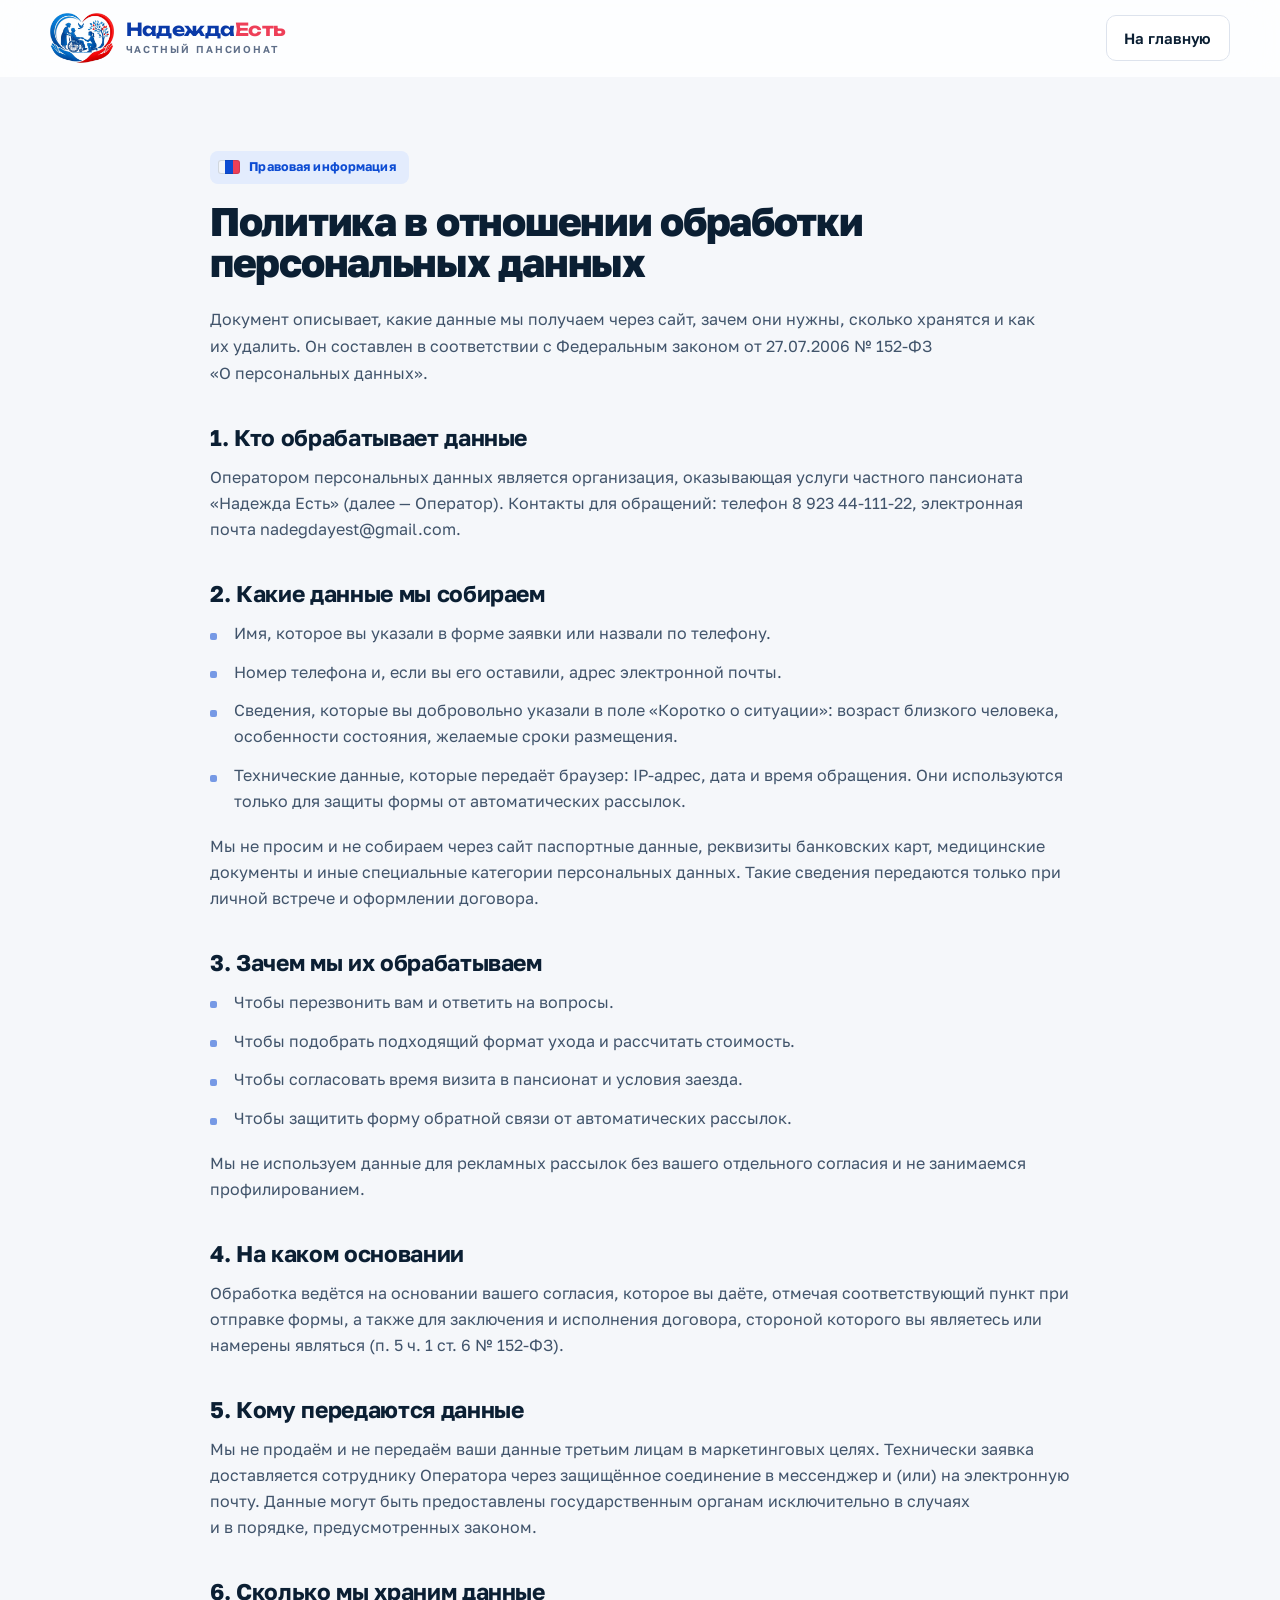
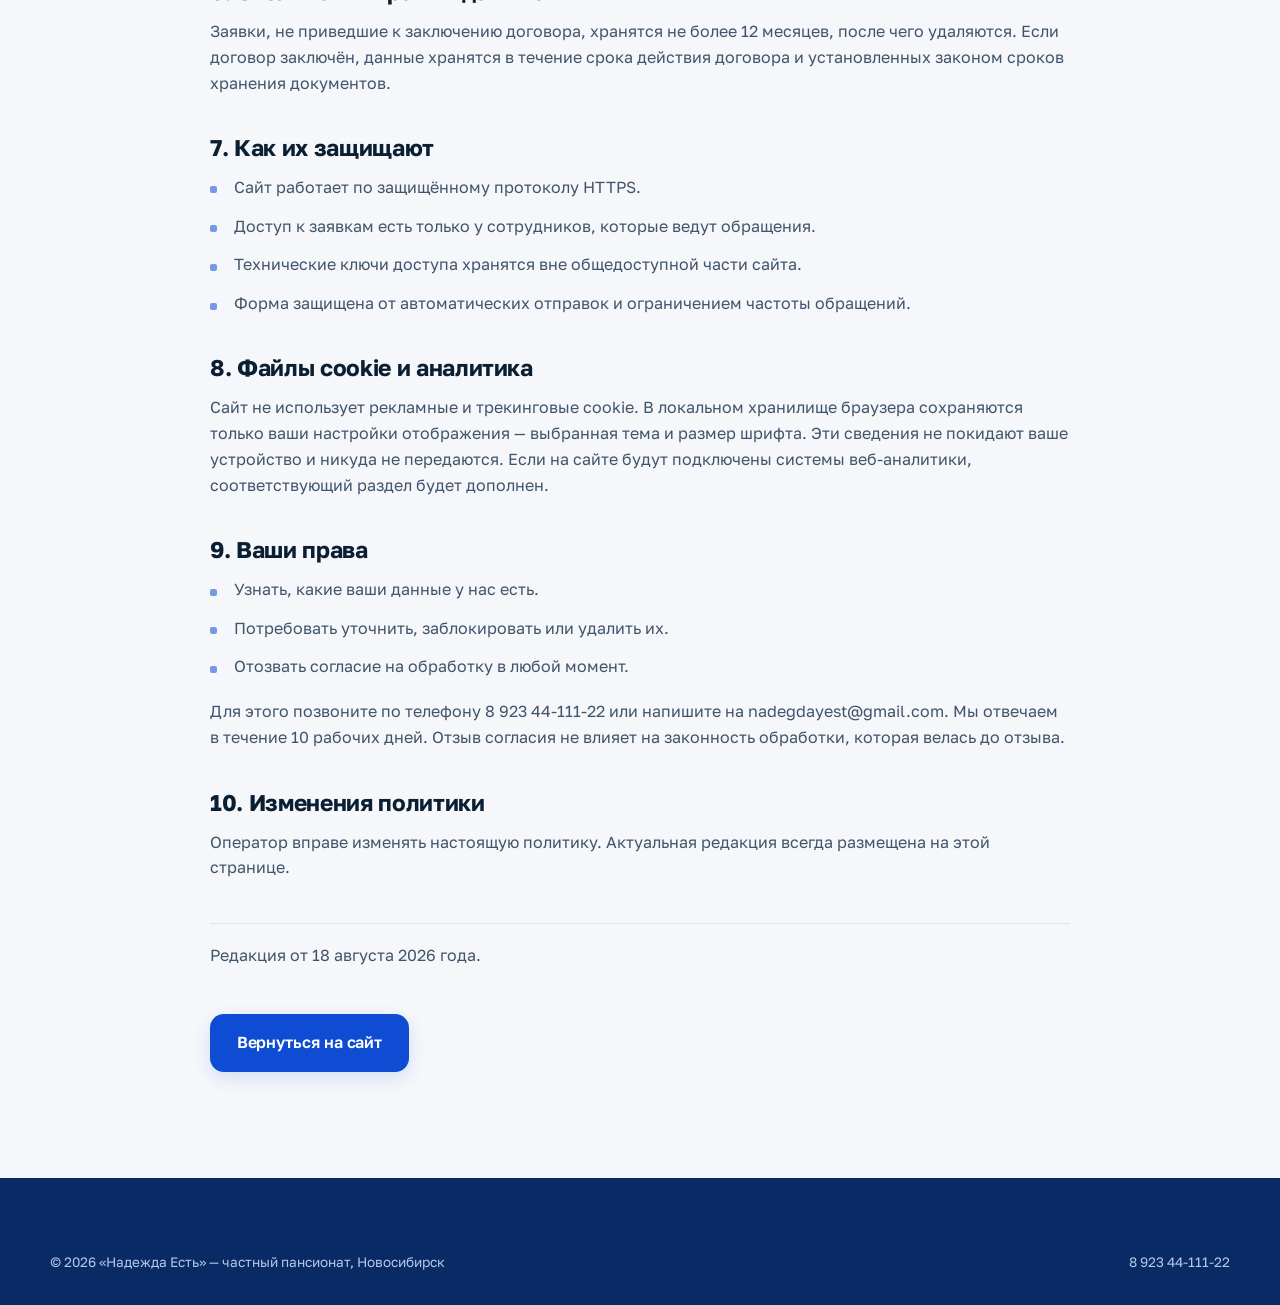
<file: politika.html>
<!DOCTYPE html>
<html lang="ru" data-theme="light">
<head>
<meta charset="utf-8">
<meta name="viewport" content="width=device-width, initial-scale=1">
<title>Политика конфиденциальности — частный пансионат «Надежда Есть»</title>
<meta name="description" content="Политика в отношении обработки персональных данных на сайте частного пансионата «Надежда Есть».">
<meta name="robots" content="noindex, nofollow">
<link rel="icon" href="img/favicon.ico" sizes="any">
<link rel="icon" type="image/png" sizes="32x32" href="img/favicon-32.png">
<link rel="icon" type="image/png" sizes="192x192" href="img/favicon-192.png">
<link rel="apple-touch-icon" href="img/apple-touch-icon.png">
<link rel="preconnect" href="https://fonts.googleapis.com">
<link rel="preconnect" href="https://fonts.gstatic.com" crossorigin>
<link href="https://fonts.googleapis.com/css2?family=Golos+Text:wght@400;500;600;700;800;900&family=Unbounded:wght@500;600;700&display=swap" rel="stylesheet">
<link rel="stylesheet" href="css/style.css?v=35">
</head>
<body>

<header class="hdr stuck">
  <div class="wrap">
    <a class="brand" href="index.html">
      <img class="brand-mark" src="img/logo-mark.png" alt="Эмблема «Надежда Есть»" width="56" height="43">
      <span class="brand-txt">
        <span class="brand-name">Надежда<em>Есть</em></span>
        <span class="brand-sub">частный пансионат</span>
      </span>
    </a>
    <div class="hdr-act" style="margin-left:auto">
      <a class="btn btn-ghost btn-sm" href="index.html">На главную</a>
    </div>
  </div>
</header>

<main class="wrap">
  <article class="legal">
    <span class="kicker">Правовая информация</span>
    <h1>Политика в отношении обработки персональных данных</h1>
    <p class="lede">Документ описывает, какие данные мы получаем через сайт, зачем они нужны, сколько хранятся и как их удалить. Он составлен в соответствии с Федеральным законом от 27.07.2006 № 152-ФЗ «О персональных данных».</p>

    <h2>1. Кто обрабатывает данные</h2>
    <p>Оператором персональных данных является организация, оказывающая услуги частного пансионата «Надежда Есть» (далее — Оператор). Контакты для обращений: телефон 8 923 44-111-22, электронная почта nadegdayest@gmail.com.</p>

    <h2>2. Какие данные мы собираем</h2>
    <ul>
      <li>Имя, которое вы указали в форме заявки или назвали по телефону.</li>
      <li>Номер телефона и, если вы его оставили, адрес электронной почты.</li>
      <li>Сведения, которые вы добровольно указали в поле «Коротко о ситуации»: возраст близкого человека, особенности состояния, желаемые сроки размещения.</li>
      <li>Технические данные, которые передаёт браузер: IP-адрес, дата и время обращения. Они используются только для защиты формы от автоматических рассылок.</li>
    </ul>
    <p>Мы не просим и не собираем через сайт паспортные данные, реквизиты банковских карт, медицинские документы и иные специальные категории персональных данных. Такие сведения передаются только при личной встрече и оформлении договора.</p>

    <h2>3. Зачем мы их обрабатываем</h2>
    <ul>
      <li>Чтобы перезвонить вам и ответить на вопросы.</li>
      <li>Чтобы подобрать подходящий формат ухода и рассчитать стоимость.</li>
      <li>Чтобы согласовать время визита в пансионат и условия заезда.</li>
      <li>Чтобы защитить форму обратной связи от автоматических рассылок.</li>
    </ul>
    <p>Мы не используем данные для рекламных рассылок без вашего отдельного согласия и не занимаемся профилированием.</p>

    <h2>4. На каком основании</h2>
    <p>Обработка ведётся на основании вашего согласия, которое вы даёте, отмечая соответствующий пункт при отправке формы, а также для заключения и исполнения договора, стороной которого вы являетесь или намерены являться (п. 5 ч. 1 ст. 6 № 152-ФЗ).</p>

    <h2>5. Кому передаются данные</h2>
    <p>Мы не продаём и не передаём ваши данные третьим лицам в маркетинговых целях. Технически заявка доставляется сотруднику Оператора через защищённое соединение в мессенджер и (или) на электронную почту. Данные могут быть предоставлены государственным органам исключительно в случаях и в порядке, предусмотренных законом.</p>

    <h2>6. Сколько мы храним данные</h2>
    <p>Заявки, не приведшие к заключению договора, хранятся не более 12 месяцев, после чего удаляются. Если договор заключён, данные хранятся в течение срока действия договора и установленных законом сроков хранения документов.</p>

    <h2>7. Как их защищают</h2>
    <ul>
      <li>Сайт работает по защищённому протоколу HTTPS.</li>
      <li>Доступ к заявкам есть только у сотрудников, которые ведут обращения.</li>
      <li>Технические ключи доступа хранятся вне общедоступной части сайта.</li>
      <li>Форма защищена от автоматических отправок и ограничением частоты обращений.</li>
    </ul>

    <h2>8. Файлы cookie и аналитика</h2>
    <p>Сайт не использует рекламные и трекинговые cookie. В локальном хранилище браузера сохраняются только ваши настройки отображения — выбранная тема и размер шрифта. Эти сведения не покидают ваше устройство и никуда не передаются. Если на сайте будут подключены системы веб-аналитики, соответствующий раздел будет дополнен.</p>

    <h2>9. Ваши права</h2>
    <ul>
      <li>Узнать, какие ваши данные у нас есть.</li>
      <li>Потребовать уточнить, заблокировать или удалить их.</li>
      <li>Отозвать согласие на обработку в любой момент.</li>
    </ul>
    <p>Для этого позвоните по телефону 8 923 44-111-22 или напишите на nadegdayest@gmail.com. Мы отвечаем в течение 10 рабочих дней. Отзыв согласия не влияет на законность обработки, которая велась до отзыва.</p>

    <h2>10. Изменения политики</h2>
    <p>Оператор вправе изменять настоящую политику. Актуальная редакция всегда размещена на этой странице.</p>

    <p class="legal-date">Редакция от 18 августа 2026 года.</p>

    <a class="btn btn-primary back" href="index.html" style="margin-top:2rem">Вернуться на сайт</a>
  </article>
</main>

<footer class="foot">
  <div class="wrap">
    <div class="foot-bot" style="margin-top:0;border:0;padding-top:0">
      <span>© <span id="year">2026</span> «Надежда Есть» — частный пансионат, Новосибирск</span>
      <span><a href="tel:+79234411122">8 923 44-111-22</a></span>
    </div>
  </div>
</footer>

<script src="js/app.js?v=35" defer></script>
</body>
</html>
</file>
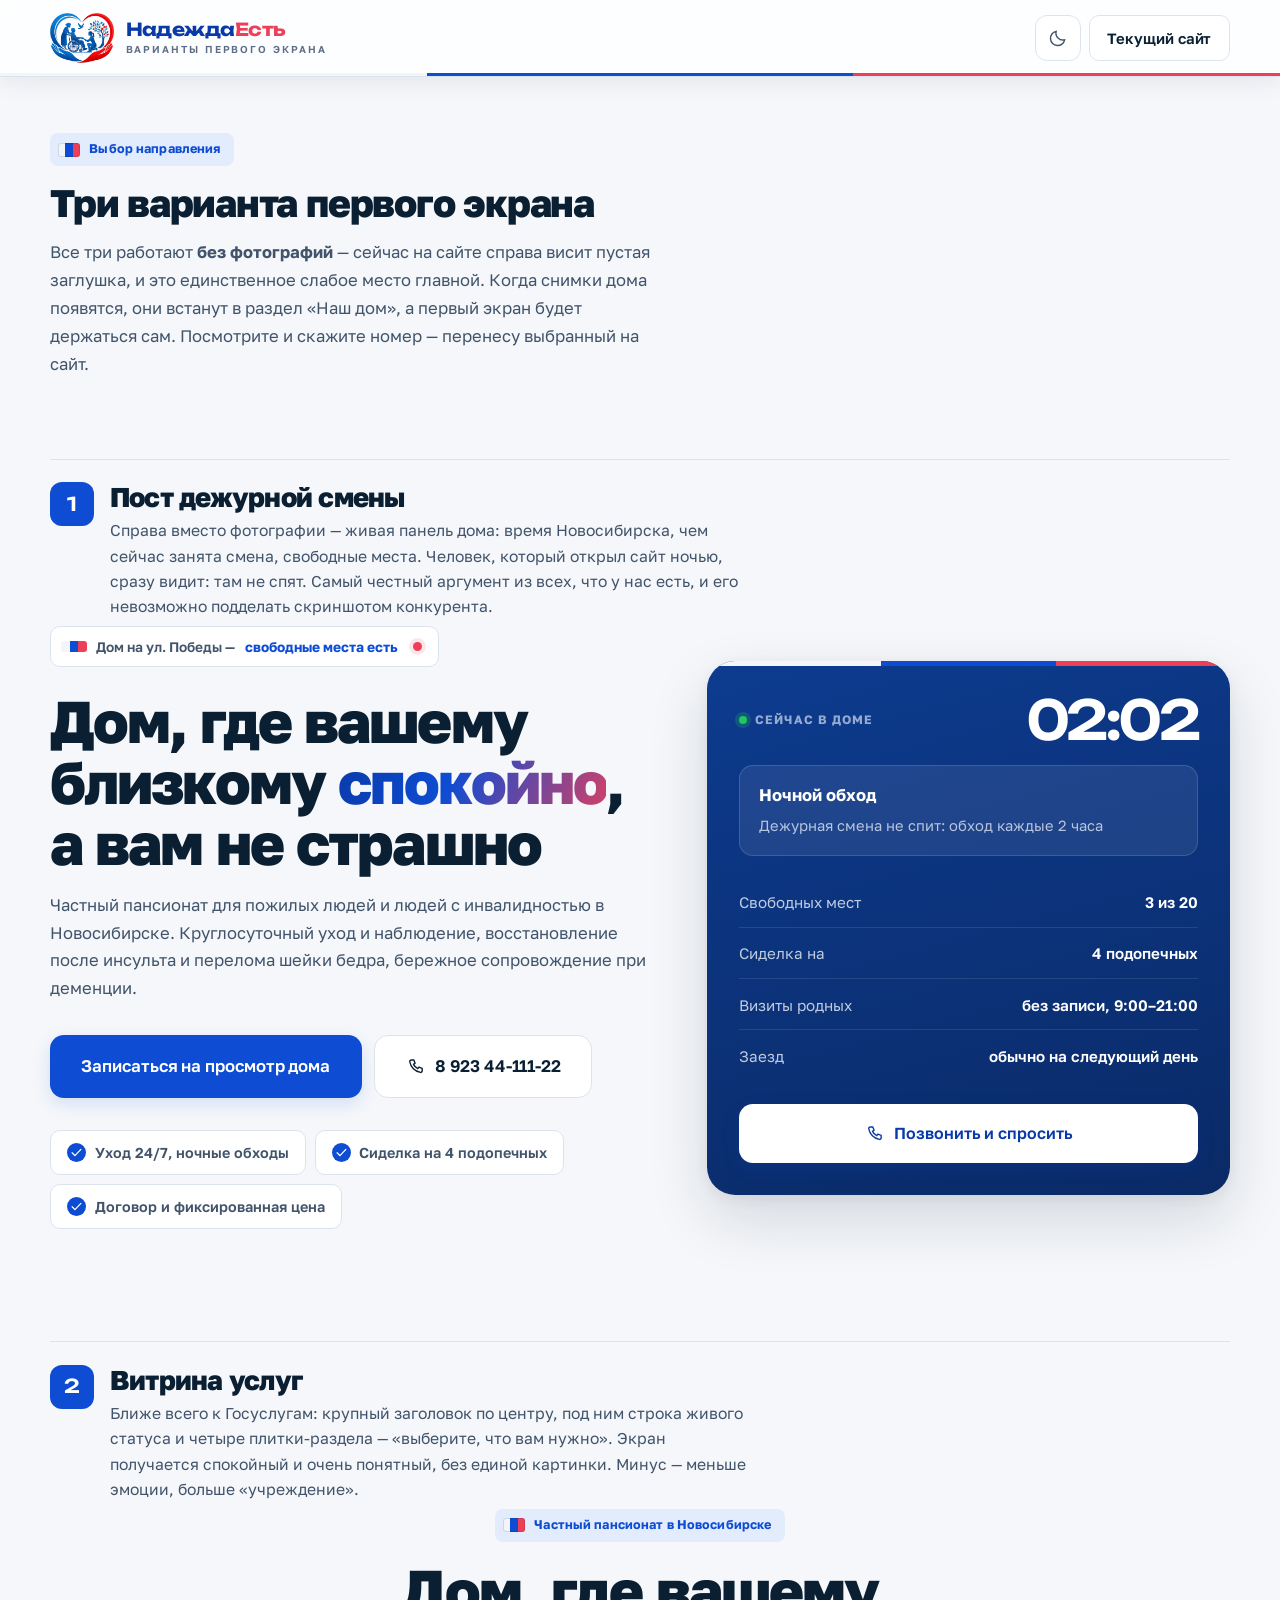
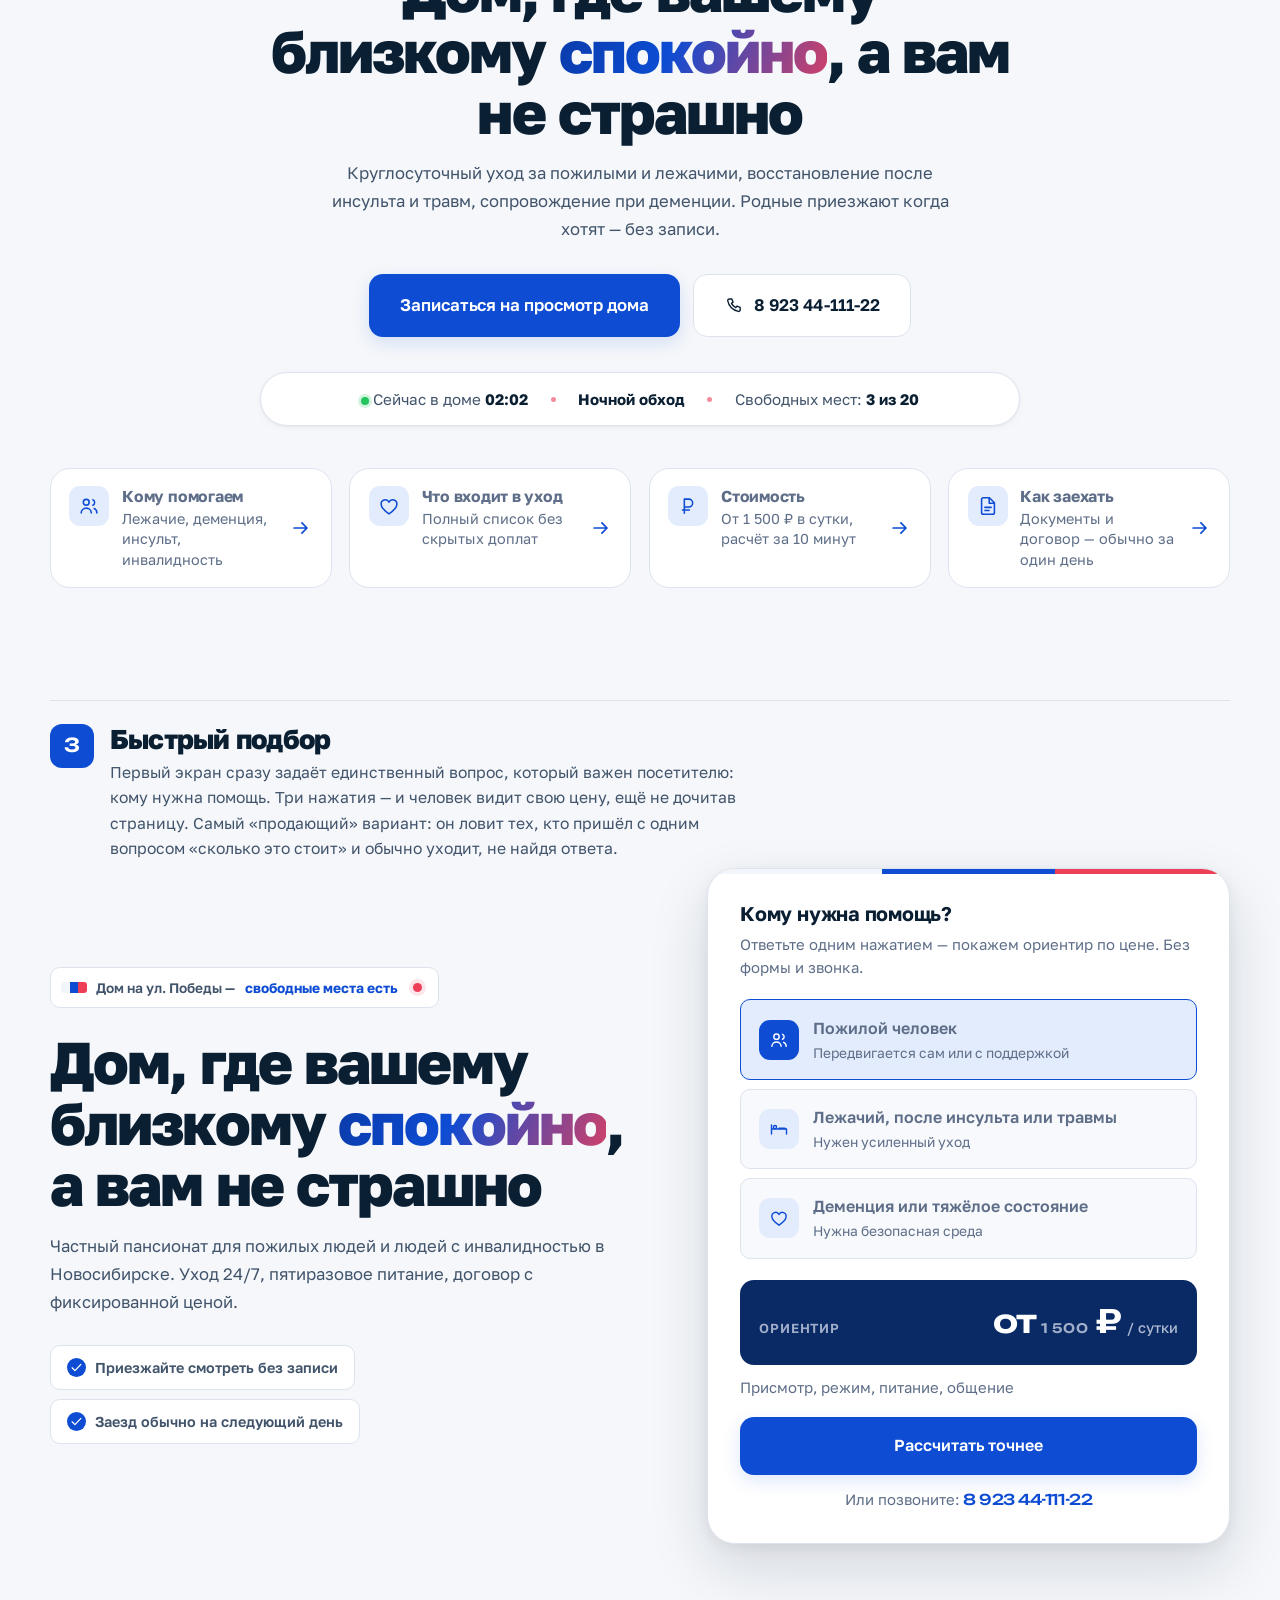
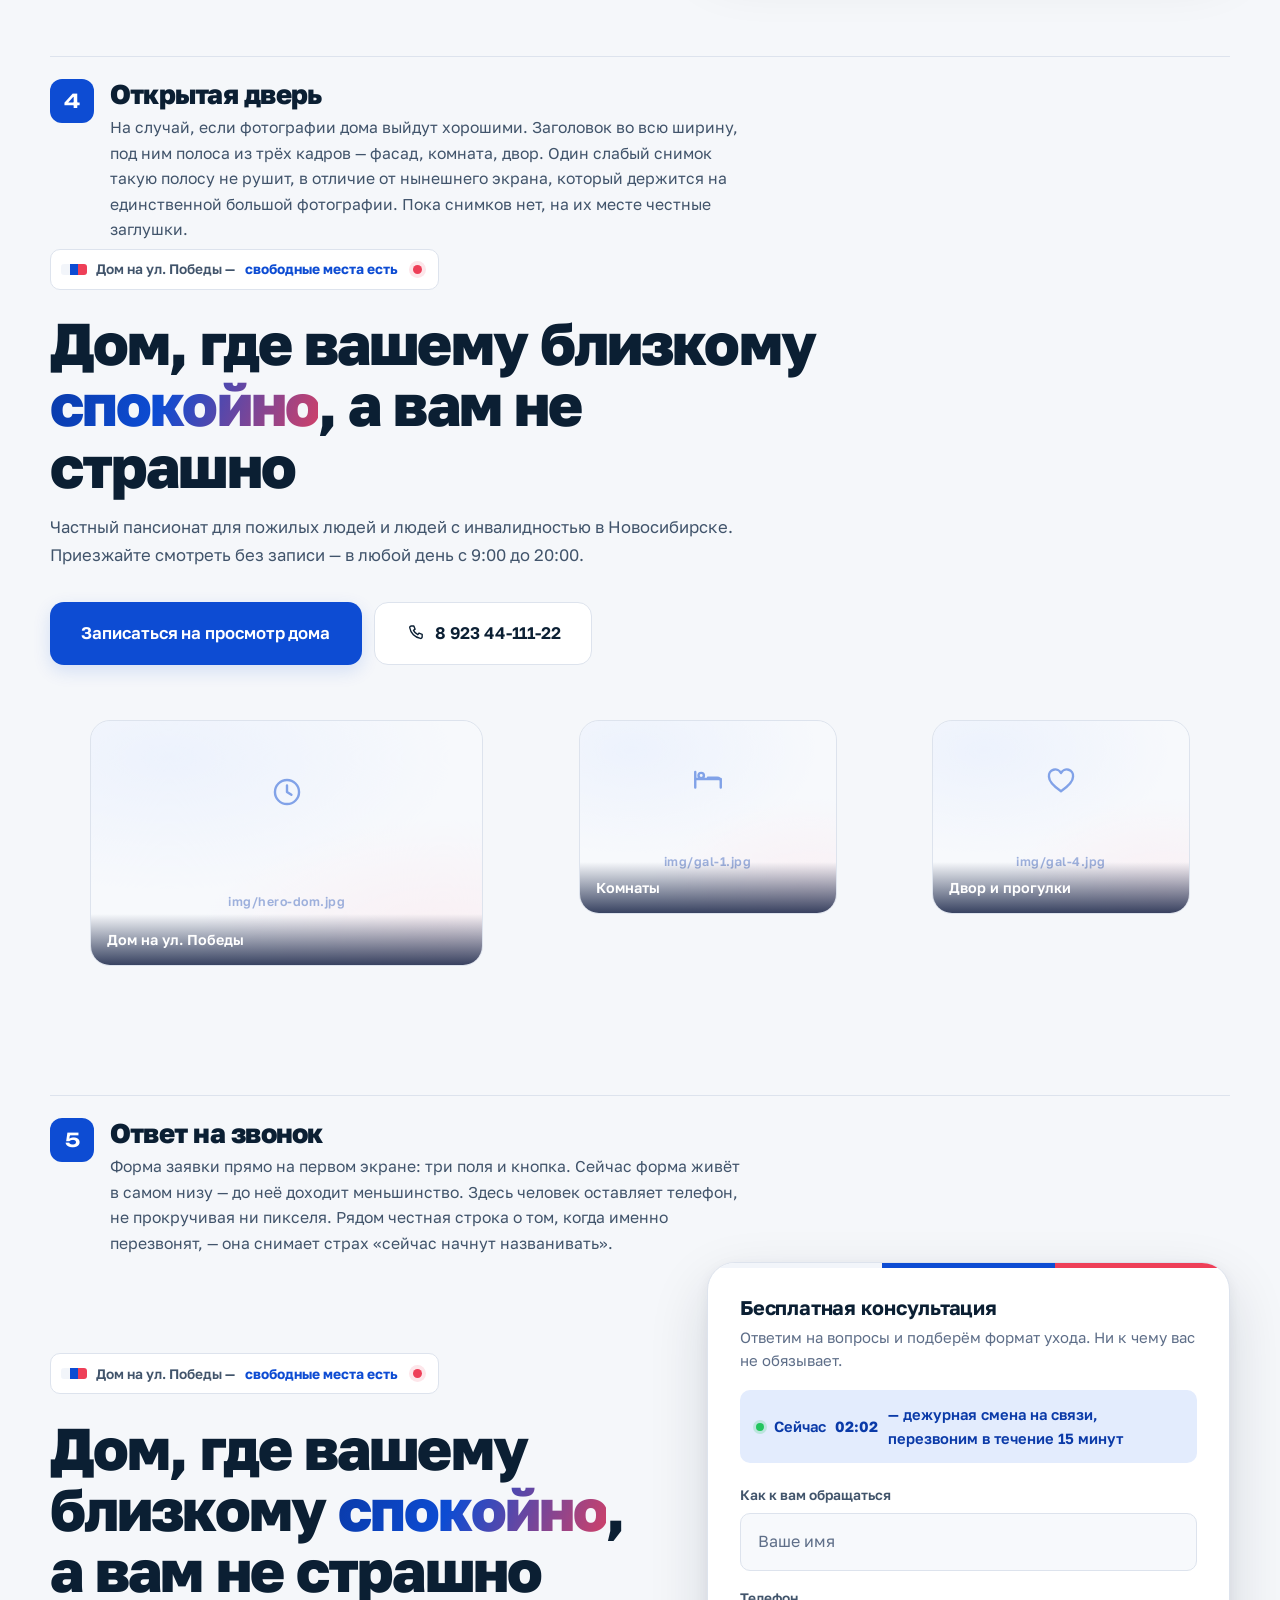
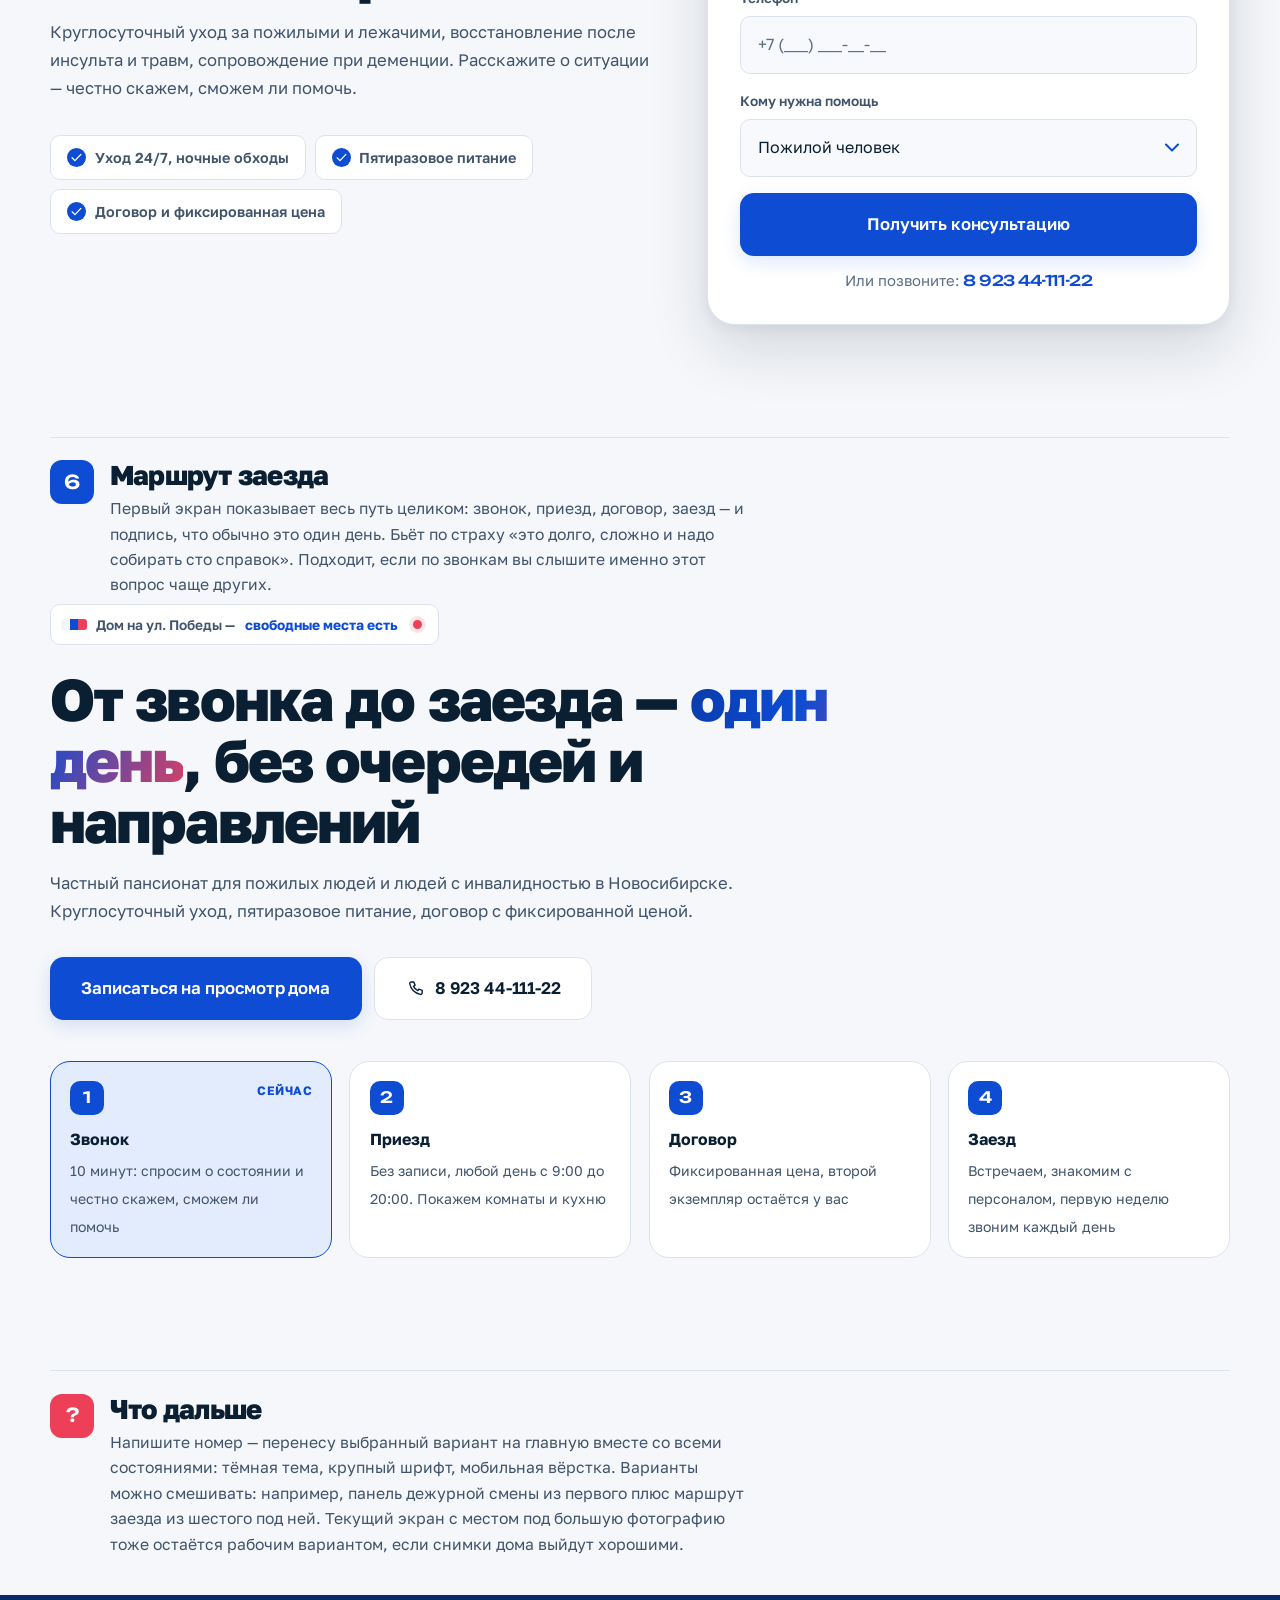
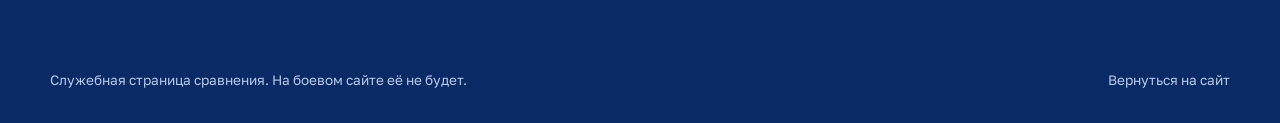
<file: varianty.html>
<!DOCTYPE html>
<html lang="ru" data-theme="light">
<head>
<meta charset="utf-8">
<meta name="viewport" content="width=device-width, initial-scale=1">
<title>Варианты первого экрана — «Надежда Есть»</title>
<meta name="robots" content="noindex, nofollow">
<link rel="icon" href="img/favicon-32.png">
<link rel="preconnect" href="https://fonts.googleapis.com">
<link rel="preconnect" href="https://fonts.gstatic.com" crossorigin>
<link href="https://fonts.googleapis.com/css2?family=Golos+Text:wght@400;500;600;700;800;900&family=Unbounded:wght@500;600;700&display=swap" rel="stylesheet">
<link rel="stylesheet" href="css/style.css?v=15">
<style>
/* ---- служебное оформление страницы сравнения (на сайт не попадёт) ---- */
.demo-head{padding:clamp(2rem,5vw,3.5rem) 0 1rem}
.demo-note{max-width:62ch}
.variant{border-top:1px solid var(--hair);margin-top:clamp(2rem,5vw,4rem)}
.variant-bar{
  display:flex;align-items:flex-start;gap:1rem;flex-wrap:wrap;
  padding:1.4rem 0 .4rem;
}
.variant-num{
  width:44px;height:44px;border-radius:12px;flex:none;display:grid;place-items:center;
  background:var(--blue-solid);color:#fff;font-family:var(--display);font-weight:600;font-size:1.2rem;
}
.variant-bar h2{font-size:clamp(1.3rem,2.2vw,1.7rem)}
.variant-why{color:var(--ink-soft);font-size:.98rem;max-width:64ch;margin-top:.35rem}
.variant-body{padding-bottom:clamp(2rem,4vw,3rem)}

/* ---- В1: пост дежурной смены ---- */
.v1-panel{
  border-radius:var(--r-xl);padding:clamp(1.4rem,2.6vw,2rem);color:#fff;position:relative;overflow:hidden;
  background:linear-gradient(165deg,var(--navy-2),var(--navy));box-shadow:var(--sh-3);
}
.v1-panel::before{content:"";position:absolute;left:0;top:0;width:100%;height:5px;background:var(--tricolor)}
.v1-top{display:flex;align-items:center;justify-content:space-between;gap:1rem;flex-wrap:wrap}
.v1-label{font-size:.76rem;font-weight:700;letter-spacing:.09em;text-transform:uppercase;color:rgba(242,246,255,.6);display:inline-flex;align-items:center;gap:.5rem}
.v1-label i{width:8px;height:8px;border-radius:50%;background:#22C55E;box-shadow:0 0 0 4px rgba(34,197,94,.22);animation:beat 2.6s ease-in-out infinite}
.v1-clock{font-family:var(--display);font-weight:600;font-size:clamp(2.4rem,5vw,3.4rem);line-height:1;letter-spacing:-.05em;font-variant-numeric:tabular-nums}
.v1-act{margin:1.1rem 0 1.4rem;padding:1rem 1.15rem;border-radius:var(--r);background:rgba(255,255,255,.08);border:1px solid rgba(255,255,255,.14)}
.v1-act b{display:block;font-size:1.05rem;margin-bottom:.15rem}
.v1-act span{font-size:.92rem;color:rgba(242,246,255,.72)}
.v1-facts{display:grid;gap:.1rem;margin-bottom:1.5rem}
.v1-facts div{display:flex;justify-content:space-between;gap:1rem;padding:.75rem 0;border-bottom:1px solid rgba(255,255,255,.1);font-size:.95rem;color:rgba(242,246,255,.78)}
.v1-facts div:last-child{border-bottom:0}
.v1-facts b{color:#fff;font-weight:600;text-align:right}
.v1-panel .btn-primary{background:#fff;color:var(--blue-deep)}
.v1-panel .btn-primary:hover{background:#EAF0FF;color:var(--navy)}

/* ---- В2: витрина ---- */
.v2{text-align:center}
.v2 .kicker{justify-content:center}
.v2 h1{max-width:19ch;margin-inline:auto}
.v2 .lede{max-width:62ch;margin-inline:auto;margin-top:1.1rem}
.v2-cta{display:flex;gap:.8rem;justify-content:center;flex-wrap:wrap;margin-top:1.9rem}
.v2-status{
  display:flex;align-items:center;justify-content:center;gap:1.4rem;flex-wrap:wrap;
  margin:2.2rem auto 0;padding:.85rem 1.4rem;max-width:760px;
  border-radius:999px;background:var(--surface);border:1.5px solid var(--hair);box-shadow:var(--sh-1);
  font-size:.95rem;color:var(--ink-soft);
}
.v2-status b{color:var(--ink)}
.v2-status .sep{width:5px;height:5px;border-radius:50%;background:var(--red);opacity:.6}
.v2-status i.live{width:8px;height:8px;border-radius:50%;background:#22C55E;box-shadow:0 0 0 3px rgba(34,197,94,.2);display:inline-block;animation:beat 2.6s ease-in-out infinite}
.v2-tiles{display:grid;grid-template-columns:repeat(4,1fr);gap:clamp(.7rem,1.4vw,1.1rem);margin-top:clamp(1.8rem,3.4vw,2.6rem);text-align:left}

/* ---- В3: быстрый подбор ---- */
.v3-card{
  background:var(--surface);border:1.5px solid var(--hair);border-radius:var(--r-xl);
  padding:clamp(1.4rem,2.6vw,2rem);box-shadow:var(--sh-3);position:relative;overflow:hidden;
}
.v3-card::before{content:"";position:absolute;left:0;top:0;width:100%;height:5px;background:var(--tricolor)}
.v3-card h3{margin-bottom:.35rem}
.v3-pick{display:grid;gap:.55rem;margin:1.3rem 0}
.v3-opt{
  display:flex;align-items:center;gap:.9rem;padding:.95rem 1.1rem;border-radius:var(--r-sm);
  border:1.5px solid var(--hair);background:var(--surface-2);cursor:pointer;text-align:left;width:100%;
  transition:border-color .2s,background .2s,transform .2s var(--ease);
}
.v3-opt:hover{border-color:var(--blue);background:var(--blue-mist);transform:translateY(-2px)}
.v3-opt.on{border-color:var(--blue);background:var(--blue-mist)}
.v3-opt i{width:40px;height:40px;border-radius:11px;display:grid;place-items:center;flex:none;background:var(--blue-mist);color:var(--blue)}
.v3-opt.on i{background:var(--blue-solid);color:#fff}
.v3-opt i svg{width:20px;height:20px}
.v3-opt b{display:block;font-size:1rem;font-weight:600}
.v3-opt span{font-size:.86rem;color:var(--ink-faint)}
.v3-out{
  display:flex;align-items:baseline;justify-content:space-between;gap:1rem;flex-wrap:wrap;
  padding:1.05rem 1.2rem;border-radius:var(--r);background:var(--navy);color:#fff;margin-bottom:1.1rem;
}
.v3-out span{font-size:.82rem;color:rgba(242,246,255,.65);letter-spacing:.06em;text-transform:uppercase;font-weight:600}
.v3-out b{font-family:var(--display);font-weight:600;font-size:clamp(1.5rem,2.6vw,2rem);letter-spacing:-.05em}
.v3-out b small{font-family:var(--sans);font-size:.9rem;font-weight:500;color:rgba(242,246,255,.7);letter-spacing:0}

/* ---- В4: открытая дверь ---- */
.v4-strip{display:grid;grid-template-columns:1.4fr 1fr 1fr;gap:clamp(.6rem,1.2vw,1rem);margin-top:clamp(1.6rem,3vw,2.4rem)}
.v4-shot{
  position:relative;border-radius:var(--r-lg);overflow:hidden;aspect-ratio:4/3;
  border:1.5px solid var(--hair);background:var(--surface-2);
}
.v4-shot:first-child{aspect-ratio:16/10}
.v4-shot figcaption{
  position:absolute;left:0;right:0;bottom:0;padding:.85rem 1rem;color:#fff;font-size:.9rem;font-weight:600;
  background:linear-gradient(180deg,transparent,rgba(8,21,58,.8));z-index:2;
}

/* ---- В5: ответ на звонок ---- */
.v5-form{
  background:var(--surface);border:1.5px solid var(--hair);border-radius:var(--r-xl);
  padding:clamp(1.4rem,2.6vw,2rem);box-shadow:var(--sh-3);position:relative;overflow:hidden;
}
.v5-form::before{content:"";position:absolute;left:0;top:0;width:100%;height:5px;background:var(--tricolor)}
.v5-form h3{margin-bottom:.3rem}
.v5-when{
  display:flex;align-items:center;gap:.6rem;margin:1.1rem 0 1.3rem;padding:.8rem 1rem;
  border-radius:var(--r-sm);background:var(--blue-mist);font-size:.92rem;color:var(--blue-deep);font-weight:600;
}
.v5-when i{width:8px;height:8px;border-radius:50%;background:#22C55E;box-shadow:0 0 0 3px rgba(34,197,94,.2);flex:none}
html[data-theme="dark"] .v5-when{color:#BDD0FF}

/* ---- В6: маршрут ---- */
.v6-route{display:grid;grid-template-columns:repeat(4,1fr);gap:clamp(.7rem,1.4vw,1.1rem);margin-top:clamp(1.8rem,3.2vw,2.6rem);counter-reset:r}
.v6-step{
  position:relative;padding:1.15rem 1.2rem;border-radius:var(--r-lg);
  background:var(--surface);border:1.5px solid var(--hair);
}
.v6-step.is-now{border-color:var(--blue);background:var(--blue-mist)}
.v6-step::before{
  counter-increment:r;content:counter(r);
  width:34px;height:34px;border-radius:10px;display:grid;place-items:center;margin-bottom:.8rem;
  background:var(--blue-solid);color:#fff;font-family:var(--display);font-weight:600;font-size:.98rem;
}
.v6-step b{display:block;font-size:1rem;margin-bottom:.2rem}
.v6-step span{font-size:.88rem;color:var(--ink-soft);line-height:1.4}
.v6-step em{
  position:absolute;top:1.15rem;right:1.15rem;font-style:normal;font-size:.76rem;font-weight:700;
  letter-spacing:.04em;text-transform:uppercase;color:var(--blue);
}

@media (max-width:1080px){
  .v2-tiles{grid-template-columns:repeat(2,1fr)}
  .v4-strip{grid-template-columns:1fr 1fr}
  .v6-route{grid-template-columns:1fr 1fr}
}
@media (max-width:720px){
  .v2-tiles{grid-template-columns:1fr}
  .v2-status{border-radius:var(--r-lg);gap:.6rem}
  .v4-strip,.v6-route{grid-template-columns:1fr}
}
</style>
</head>
<body>

<svg style="position:absolute;width:0;height:0;overflow:hidden" aria-hidden="true">
  <symbol id="i-heart" viewBox="0 0 24 24" fill="none" stroke="currentColor" stroke-width="1.7" stroke-linecap="round" stroke-linejoin="round"><path d="M12 20.6C6.6 16.9 3.5 14 3.5 10.4A4.5 4.5 0 0 1 12 7.8a4.5 4.5 0 0 1 8.5 2.6c0 3.6-3.1 6.5-8.5 10.2Z"/></symbol>
  <symbol id="i-clock" viewBox="0 0 24 24" fill="none" stroke="currentColor" stroke-width="1.7" stroke-linecap="round" stroke-linejoin="round"><circle cx="12" cy="12" r="8.5"/><path d="M12 7.4V12l3.1 2"/></symbol>
  <symbol id="i-phone" viewBox="0 0 24 24" fill="none" stroke="currentColor" stroke-width="1.7" stroke-linecap="round" stroke-linejoin="round"><path d="M6.4 3.6h3l1.5 3.8-1.9 1.4a11.5 11.5 0 0 0 5.2 5.2l1.4-1.9 3.8 1.5v3a1.9 1.9 0 0 1-2.1 1.9A15.6 15.6 0 0 1 4.5 5.7a1.9 1.9 0 0 1 1.9-2.1Z"/></symbol>
  <symbol id="i-check" viewBox="0 0 24 24" fill="none" stroke="currentColor" stroke-width="2" stroke-linecap="round" stroke-linejoin="round"><path d="m5 12.5 4.5 4.5L19 7"/></symbol>
  <symbol id="i-arrow" viewBox="0 0 24 24" fill="none" stroke="currentColor" stroke-width="1.9" stroke-linecap="round" stroke-linejoin="round"><path d="M4.5 12h14M13 6.5l5.5 5.5L13 17.5"/></symbol>
  <symbol id="i-users" viewBox="0 0 24 24" fill="none" stroke="currentColor" stroke-width="1.7" stroke-linecap="round" stroke-linejoin="round"><circle cx="9" cy="8" r="3.2"/><path d="M3.5 19.5c0-3 2.5-5.2 5.5-5.2s5.5 2.2 5.5 5.2"/><path d="M16.2 5.2a3.2 3.2 0 0 1 0 5.9M17.6 14.8c1.8.7 3 2.4 3 4.7"/></symbol>
  <symbol id="i-bed" viewBox="0 0 24 24" fill="none" stroke="currentColor" stroke-width="1.7" stroke-linecap="round" stroke-linejoin="round"><path d="M3 18V7M3 12h18v6M21 18v-4.5a2.5 2.5 0 0 0-2.5-2.5H12"/><circle cx="7.2" cy="9.6" r="1.9"/></symbol>
  <symbol id="i-ruble" viewBox="0 0 24 24" fill="none" stroke="currentColor" stroke-width="1.7" stroke-linecap="round" stroke-linejoin="round"><path d="M8 20V4.5h4.8a4.3 4.3 0 0 1 0 8.6H8M6 16.4h7.5"/></symbol>
  <symbol id="i-doc" viewBox="0 0 24 24" fill="none" stroke="currentColor" stroke-width="1.7" stroke-linecap="round" stroke-linejoin="round"><path d="M13.5 3H7a2 2 0 0 0-2 2v14a2 2 0 0 0 2 2h10a2 2 0 0 0 2-2V8.5L13.5 3Z"/><path d="M13.3 3.2V9h5.5M8.6 13.5h6.8M8.6 17h4.6"/></symbol>
</svg>

<header class="hdr stuck">
  <div class="wrap">
    <a class="brand" href="index.html">
      <img class="brand-mark" src="img/logo-mark.png" alt="Эмблема «Надежда Есть»" width="56" height="43">
      <span class="brand-txt">
        <span class="brand-name">Надежда<em>Есть</em></span>
        <span class="brand-sub">варианты первого экрана</span>
      </span>
    </a>
    <div class="hdr-act" style="margin-left:auto">
      <button class="icon-btn" data-act="theme" title="Сменить тему" aria-label="Сменить тему">
        <svg class="i-moon" viewBox="0 0 24 24" fill="none" stroke="currentColor" stroke-width="1.7"><path d="M20 14.2A8.4 8.4 0 0 1 9.8 4 8.6 8.6 0 1 0 20 14.2Z"/></svg>
        <svg class="i-sun" viewBox="0 0 24 24" fill="none" stroke="currentColor" stroke-width="1.7"><circle cx="12" cy="12" r="4"/><path d="M12 2.6v2.2M12 19.2v2.2M4.2 12H2M22 12h-2.2M6.3 6.3 4.8 4.8M19.2 19.2l-1.5-1.5M17.7 6.3l1.5-1.5M4.8 19.2l1.5-1.5"/></svg>
      </button>
      <a class="btn btn-ghost btn-sm" href="index.html">Текущий сайт</a>
    </div>
  </div>
</header>

<main class="wrap">
  <div class="demo-head">
    <span class="kicker">Выбор направления</span>
    <h1 style="font-size:clamp(1.7rem,3.2vw,2.4rem)">Три варианта первого экрана</h1>
    <p class="lede demo-note" style="margin-top:1rem">Все три работают <b>без фотографий</b> — сейчас на сайте справа висит пустая заглушка, и это единственное слабое место главной. Когда снимки дома появятся, они встанут в раздел «Наш дом», а первый экран будет держаться сам. Посмотрите и скажите номер — перенесу выбранный на сайт.</p>
  </div>

  <!-- ======================= ВАРИАНТ 1 ======================= -->
  <section class="variant">
    <div class="variant-bar">
      <span class="variant-num">1</span>
      <div>
        <h2>Пост дежурной смены</h2>
        <p class="variant-why">Справа вместо фотографии — живая панель дома: время Новосибирска, чем сейчас занята смена, свободные места. Человек, который открыл сайт ночью, сразу видит: там не спят. Самый честный аргумент из всех, что у нас есть, и его невозможно подделать скриншотом конкурента.</p>
      </div>
    </div>

    <div class="variant-body">
      <div class="hero-grid">
        <div>
          <span class="hero-badge"><span class="topbar-flag"></span> Дом на ул. Победы&nbsp;— <b>свободные места есть</b><i class="dot"></i></span>
          <h1>Дом, где вашему близкому <span class="grad-text">спокойно</span>, а вам не страшно</h1>
          <p class="lede" style="margin-top:1.15rem">Частный пансионат для пожилых людей и людей с инвалидностью в Новосибирске. Круглосуточный уход и наблюдение, восстановление после инсульта и перелома шейки бедра, бережное сопровождение при деменции.</p>
          <div class="hero-cta">
            <a class="btn btn-primary btn-lg" href="index.html#zayavka">Записаться на просмотр дома</a>
            <a class="btn btn-ghost btn-lg" href="tel:+79234411122"><svg width="20" height="20"><use href="#i-phone"/></svg> 8 923 44-111-22</a>
          </div>
          <div class="hero-chips">
            <span class="chip"><svg><use href="#i-check"/></svg> Уход 24/7, ночные обходы</span>
            <span class="chip"><svg><use href="#i-check"/></svg> Сиделка на 4 подопечных</span>
            <span class="chip"><svg><use href="#i-check"/></svg> Договор и фиксированная цена</span>
          </div>
        </div>

        <aside class="v1-panel">
          <div class="v1-top">
            <span class="v1-label"><i></i> Сейчас в доме</span>
            <span class="v1-clock" data-clock>--:--</span>
          </div>
          <div class="v1-act">
            <b data-act-title>Дежурная смена на месте</b>
            <span data-act-sub>Новосибирск, время местное</span>
          </div>
          <div class="v1-facts">
            <div><span>Свободных мест</span><b>3 из 20</b></div>
            <div><span>Сиделка на</span><b>4 подопечных</b></div>
            <div><span>Визиты родных</span><b>без записи, 9:00–21:00</b></div>
            <div><span>Заезд</span><b>обычно на следующий день</b></div>
          </div>
          <a class="btn btn-primary btn-block" href="tel:+79234411122"><svg width="20" height="20"><use href="#i-phone"/></svg> Позвонить и спросить</a>
        </aside>
      </div>
    </div>
  </section>

  <!-- ======================= ВАРИАНТ 2 ======================= -->
  <section class="variant">
    <div class="variant-bar">
      <span class="variant-num">2</span>
      <div>
        <h2>Витрина услуг</h2>
        <p class="variant-why">Ближе всего к Госуслугам: крупный заголовок по центру, под ним строка живого статуса и четыре плитки-раздела — «выберите, что вам нужно». Экран получается спокойный и очень понятный, без единой картинки. Минус — меньше эмоции, больше «учреждение».</p>
      </div>
    </div>

    <div class="variant-body v2">
      <span class="kicker">Частный пансионат в Новосибирске</span>
      <h1>Дом, где вашему близкому <span class="grad-text">спокойно</span>, а вам не страшно</h1>
      <p class="lede">Круглосуточный уход за пожилыми и лежачими, восстановление после инсульта и травм, сопровождение при деменции. Родные приезжают когда хотят — без записи.</p>
      <div class="v2-cta">
        <a class="btn btn-primary btn-lg" href="index.html#zayavka">Записаться на просмотр дома</a>
        <a class="btn btn-ghost btn-lg" href="tel:+79234411122"><svg width="20" height="20"><use href="#i-phone"/></svg> 8 923 44-111-22</a>
      </div>

      <div class="v2-status">
        <span><i class="live"></i> Сейчас в доме <b data-clock>--:--</b></span>
        <span class="sep"></span>
        <span><b data-act-title>Дежурная смена на месте</b></span>
        <span class="sep"></span>
        <span>Свободных мест: <b>3 из 20</b></span>
      </div>

      <div class="v2-tiles">
        <a class="tile" href="index.html#komu"><i><svg><use href="#i-users"/></svg></i><span><b>Кому помогаем</b><span>Лежачие, деменция, инсульт, инвалидность</span></span><svg class="go"><use href="#i-arrow"/></svg></a>
        <a class="tile" href="index.html#uhod"><i><svg><use href="#i-heart"/></svg></i><span><b>Что входит в уход</b><span>Полный список без скрытых доплат</span></span><svg class="go"><use href="#i-arrow"/></svg></a>
        <a class="tile" href="index.html#raschet"><i><svg><use href="#i-ruble"/></svg></i><span><b>Стоимость</b><span>От 1 500 ₽ в сутки, расчёт за 10 минут</span></span><svg class="go"><use href="#i-arrow"/></svg></a>
        <a class="tile" href="index.html#kak"><i><svg><use href="#i-doc"/></svg></i><span><b>Как заехать</b><span>Документы и договор — обычно за один день</span></span><svg class="go"><use href="#i-arrow"/></svg></a>
      </div>
    </div>
  </section>

  <!-- ======================= ВАРИАНТ 3 ======================= -->
  <section class="variant">
    <div class="variant-bar">
      <span class="variant-num">3</span>
      <div>
        <h2>Быстрый подбор</h2>
        <p class="variant-why">Первый экран сразу задаёт единственный вопрос, который важен посетителю: кому нужна помощь. Три нажатия — и человек видит свою цену, ещё не дочитав страницу. Самый «продающий» вариант: он ловит тех, кто пришёл с одним вопросом «сколько это стоит» и обычно уходит, не найдя ответа.</p>
      </div>
    </div>

    <div class="variant-body">
      <div class="hero-grid">
        <div>
          <span class="hero-badge"><span class="topbar-flag"></span> Дом на ул. Победы&nbsp;— <b>свободные места есть</b><i class="dot"></i></span>
          <h1>Дом, где вашему близкому <span class="grad-text">спокойно</span>, а вам не страшно</h1>
          <p class="lede" style="margin-top:1.15rem">Частный пансионат для пожилых людей и людей с инвалидностью в Новосибирске. Уход 24/7, пятиразовое питание, договор с фиксированной ценой.</p>
          <div class="hero-chips" style="margin-top:1.8rem">
            <span class="chip"><svg><use href="#i-check"/></svg> Приезжайте смотреть без записи</span>
            <span class="chip"><svg><use href="#i-check"/></svg> Заезд обычно на следующий день</span>
          </div>
        </div>

        <aside class="v3-card">
          <h3>Кому нужна помощь?</h3>
          <p class="small">Ответьте одним нажатием — покажем ориентир по цене. Без формы и звонка.</p>

          <div class="v3-pick">
            <button class="v3-opt on" data-price="1500" data-note="Присмотр, режим, питание, общение">
              <i><svg><use href="#i-users"/></svg></i>
              <span><b>Пожилой человек</b><span>Передвигается сам или с поддержкой</span></span>
            </button>
            <button class="v3-opt" data-price="2000" data-note="Противопролежневый уход, кормление, ЛФК">
              <i><svg><use href="#i-bed"/></svg></i>
              <span><b>Лежачий, после инсульта или травмы</b><span>Нужен усиленный уход</span></span>
            </button>
            <button class="v3-opt" data-price="2500" data-note="Усиленное наблюдение днём и ночью">
              <i><svg><use href="#i-heart"/></svg></i>
              <span><b>Деменция или тяжёлое состояние</b><span>Нужна безопасная среда</span></span>
            </button>
          </div>

          <div class="v3-out">
            <span>Ориентир</span>
            <b>от <span data-price-out>1 500</span> ₽ <small>/ сутки</small></b>
          </div>
          <p class="small" style="margin:-.4rem 0 1.1rem" data-note-out>Присмотр, режим, питание, общение</p>

          <a class="btn btn-primary btn-block" href="index.html#raschet">Рассчитать точнее</a>
          <p class="small" style="text-align:center;margin-top:.8rem">Или позвоните: <a class="tel-link" style="color:var(--blue)" href="tel:+79234411122">8 923 44-111-22</a></p>
        </aside>
      </div>
    </div>
  </section>

  <!-- ======================= ВАРИАНТ 4 ======================= -->
  <section class="variant">
    <div class="variant-bar">
      <span class="variant-num">4</span>
      <div>
        <h2>Открытая дверь</h2>
        <p class="variant-why">На случай, если фотографии дома выйдут хорошими. Заголовок во всю ширину, под ним полоса из трёх кадров — фасад, комната, двор. Один слабый снимок такую полосу не рушит, в отличие от нынешнего экрана, который держится на единственной большой фотографии. Пока снимков нет, на их месте честные заглушки.</p>
      </div>
    </div>

    <div class="variant-body">
      <div style="max-width:780px">
        <span class="hero-badge"><span class="topbar-flag"></span> Дом на ул. Победы&nbsp;— <b>свободные места есть</b><i class="dot"></i></span>
        <h1>Дом, где вашему близкому <span class="grad-text">спокойно</span>, а вам не страшно</h1>
        <p class="lede" style="margin-top:1.15rem">Частный пансионат для пожилых людей и людей с инвалидностью в Новосибирске. Приезжайте смотреть без записи — в любой день с 9:00 до 20:00.</p>
        <div class="hero-cta">
          <a class="btn btn-primary btn-lg" href="index.html#zayavka">Записаться на просмотр дома</a>
          <a class="btn btn-ghost btn-lg" href="tel:+79234411122"><svg width="20" height="20"><use href="#i-phone"/></svg> 8 923 44-111-22</a>
        </div>
      </div>

      <div class="v4-strip">
        <figure class="v4-shot"><div class="shot-ph"><svg><use href="#i-clock"/></svg><span>img/hero-dom.jpg</span></div><figcaption>Дом на ул. Победы</figcaption></figure>
        <figure class="v4-shot"><div class="shot-ph"><svg><use href="#i-bed"/></svg><span>img/gal-1.jpg</span></div><figcaption>Комнаты</figcaption></figure>
        <figure class="v4-shot"><div class="shot-ph"><svg><use href="#i-heart"/></svg><span>img/gal-4.jpg</span></div><figcaption>Двор и прогулки</figcaption></figure>
      </div>
    </div>
  </section>

  <!-- ======================= ВАРИАНТ 5 ======================= -->
  <section class="variant">
    <div class="variant-bar">
      <span class="variant-num">5</span>
      <div>
        <h2>Ответ на звонок</h2>
        <p class="variant-why">Форма заявки прямо на первом экране: три поля и кнопка. Сейчас форма живёт в самом низу — до неё доходит меньшинство. Здесь человек оставляет телефон, не прокручивая ни пикселя. Рядом честная строка о том, когда именно перезвонят, — она снимает страх «сейчас начнут названивать».</p>
      </div>
    </div>

    <div class="variant-body">
      <div class="hero-grid">
        <div>
          <span class="hero-badge"><span class="topbar-flag"></span> Дом на ул. Победы&nbsp;— <b>свободные места есть</b><i class="dot"></i></span>
          <h1>Дом, где вашему близкому <span class="grad-text">спокойно</span>, а вам не страшно</h1>
          <p class="lede" style="margin-top:1.15rem">Круглосуточный уход за пожилыми и лежачими, восстановление после инсульта и травм, сопровождение при деменции. Расскажите о ситуации — честно скажем, сможем ли помочь.</p>
          <div class="hero-chips">
            <span class="chip"><svg><use href="#i-check"/></svg> Уход 24/7, ночные обходы</span>
            <span class="chip"><svg><use href="#i-check"/></svg> Пятиразовое питание</span>
            <span class="chip"><svg><use href="#i-check"/></svg> Договор и фиксированная цена</span>
          </div>
        </div>

        <aside class="v5-form">
          <h3>Бесплатная консультация</h3>
          <p class="small">Ответим на вопросы и подберём формат ухода. Ни к чему вас не обязывает.</p>

          <div class="v5-when"><i></i> Сейчас <b data-clock>--:--</b> — дежурная смена на связи, перезвоним в течение 15 минут</div>

          <div class="field">
            <label for="v5-name">Как к вам обращаться</label>
            <input type="text" id="v5-name" placeholder="Ваше имя">
          </div>
          <div class="field">
            <label for="v5-tel">Телефон</label>
            <input type="tel" id="v5-tel" placeholder="+7 (___) ___-__-__">
          </div>
          <div class="field">
            <label for="v5-care">Кому нужна помощь</label>
            <select id="v5-care">
              <option>Пожилой человек</option>
              <option>Лежачий больной</option>
              <option>После инсульта</option>
              <option>Деменция</option>
              <option>Человек с инвалидностью</option>
            </select>
          </div>
          <a class="btn btn-primary btn-block btn-lg" href="index.html#zayavka">Получить консультацию</a>
          <p class="small" style="text-align:center;margin-top:.8rem">Или позвоните: <a class="tel-link" style="color:var(--blue)" href="tel:+79234411122">8 923 44-111-22</a></p>
        </aside>
      </div>
    </div>
  </section>

  <!-- ======================= ВАРИАНТ 6 ======================= -->
  <section class="variant">
    <div class="variant-bar">
      <span class="variant-num">6</span>
      <div>
        <h2>Маршрут заезда</h2>
        <p class="variant-why">Первый экран показывает весь путь целиком: звонок, приезд, договор, заезд — и подпись, что обычно это один день. Бьёт по страху «это долго, сложно и надо собирать сто справок». Подходит, если по звонкам вы слышите именно этот вопрос чаще других.</p>
      </div>
    </div>

    <div class="variant-body">
      <div style="max-width:800px">
        <span class="hero-badge"><span class="topbar-flag"></span> Дом на ул. Победы&nbsp;— <b>свободные места есть</b><i class="dot"></i></span>
        <h1>От звонка до заезда — <span class="grad-text">один день</span>, без очередей и направлений</h1>
        <p class="lede" style="margin-top:1.15rem">Частный пансионат для пожилых людей и людей с инвалидностью в Новосибирске. Круглосуточный уход, пятиразовое питание, договор с фиксированной ценой.</p>
        <div class="hero-cta">
          <a class="btn btn-primary btn-lg" href="index.html#zayavka">Записаться на просмотр дома</a>
          <a class="btn btn-ghost btn-lg" href="tel:+79234411122"><svg width="20" height="20"><use href="#i-phone"/></svg> 8 923 44-111-22</a>
        </div>
      </div>

      <div class="v6-route">
        <div class="v6-step is-now"><em>сейчас</em><b>Звонок</b><span>10 минут: спросим о состоянии и честно скажем, сможем ли помочь</span></div>
        <div class="v6-step"><b>Приезд</b><span>Без записи, любой день с 9:00 до 20:00. Покажем комнаты и кухню</span></div>
        <div class="v6-step"><b>Договор</b><span>Фиксированная цена, второй экземпляр остаётся у вас</span></div>
        <div class="v6-step"><b>Заезд</b><span>Встречаем, знакомим с персоналом, первую неделю звоним каждый день</span></div>
      </div>
    </div>
  </section>

  <section class="variant">
    <div class="variant-bar">
      <span class="variant-num" style="background:var(--red)">?</span>
      <div>
        <h2>Что дальше</h2>
        <p class="variant-why">Напишите номер — перенесу выбранный вариант на главную вместе со всеми состояниями: тёмная тема, крупный шрифт, мобильная вёрстка. Варианты можно смешивать: например, панель дежурной смены из первого плюс маршрут заезда из шестого под ней. Текущий экран с местом под большую фотографию тоже остаётся рабочим вариантом, если снимки дома выйдут хорошими.</p>
      </div>
    </div>
  </section>
</main>

<footer class="foot" style="margin-top:2rem">
  <div class="wrap">
    <div class="foot-bot" style="margin-top:0;border:0;padding-top:0">
      <span>Служебная страница сравнения. На боевом сайте её не будет.</span>
      <span><a href="index.html">Вернуться на сайт</a></span>
    </div>
  </div>
</footer>

<script>
(function () {
  'use strict';
  var root = document.documentElement;
  try { if (localStorage.getItem('ne-theme')) root.setAttribute('data-theme', localStorage.getItem('ne-theme')); } catch (e) {}
  document.querySelector('[data-act="theme"]').addEventListener('click', function () {
    var next = root.getAttribute('data-theme') === 'dark' ? 'light' : 'dark';
    root.setAttribute('data-theme', next);
    try { localStorage.setItem('ne-theme', next); } catch (e) {}
  });

  // живые часы и текущий пункт распорядка — те же, что на сайте
  var schedule = [
    { at: '07:30', title: 'Подъём и утренняя гигиена', sub: 'Помогаем умыться и одеться' },
    { at: '08:30', title: 'Завтрак и лекарства', sub: 'Приём препаратов под контролем' },
    { at: '10:00', title: 'Зарядка, ЛФК, прогулка', sub: 'Кто может — во дворе' },
    { at: '13:00', title: 'Обед', sub: 'Готовим на своей кухне' },
    { at: '14:00', title: 'Тихий час', sub: 'Отдых, смена положения тела' },
    { at: '16:00', title: 'Полдник и звонки родным', sub: 'Поможем набрать номер' },
    { at: '18:30', title: 'Ужин', sub: 'Вечерние лекарства по назначению' },
    { at: '20:00', title: 'Вечерние процедуры', sub: 'Гигиена, измерения, подготовка ко сну' },
    { at: '21:30', title: 'Ночной обход', sub: 'Дежурная смена не спит: обход каждые 2 часа' }
  ];
  function tick() {
    var h, m;
    try {
      var parts = new Intl.DateTimeFormat('ru-RU', { timeZone: 'Asia/Novosibirsk', hour: '2-digit', minute: '2-digit', hour12: false }).formatToParts(new Date());
      parts.forEach(function (p) { if (p.type === 'hour') h = +p.value; if (p.type === 'minute') m = +p.value; });
    } catch (e) { var d = new Date(); h = d.getHours(); m = d.getMinutes(); }
    var mins = h * 60 + m, idx = schedule.length - 1;
    schedule.forEach(function (p, i) {
      var t = p.at.split(':');
      if (mins >= +t[0] * 60 + +t[1]) idx = i;
    });
    var cur = schedule[idx];
    document.querySelectorAll('[data-clock]').forEach(function (el) {
      el.textContent = (h < 10 ? '0' : '') + h + ':' + (m < 10 ? '0' : '') + m;
    });
    document.querySelectorAll('[data-act-title]').forEach(function (el) { el.textContent = cur.title; });
    document.querySelectorAll('[data-act-sub]').forEach(function (el) { el.textContent = cur.sub; });
  }
  tick();
  setInterval(tick, 20000);

  // быстрый подбор в третьем варианте
  var opts = document.querySelectorAll('.v3-opt');
  opts.forEach(function (b) {
    b.addEventListener('click', function () {
      opts.forEach(function (o) { o.classList.remove('on'); });
      b.classList.add('on');
      document.querySelector('[data-price-out]').textContent =
        String(b.getAttribute('data-price')).replace(/\B(?=(\d{3})+(?!\d))/g, ' ');
      document.querySelector('[data-note-out]').textContent = b.getAttribute('data-note');
    });
  });
})();
</script>
</body>
</html>
</file>
<file: css/style.css>
/* ==========================================================================
   НАДЕЖДА ЕСТЬ · частный пансионат
   Дизайн-система «Триколор. Тепло» v1.0
   Белый — воздух. Синий — опора. Красный — сердце (его мало, он живой акцент).
   ========================================================================== */

/* ---------- 1. Токены ---------- */
:root{
  --paper:#FFFFFF;
  --bg:#F5F7FA;
  --bg-2:#EDF1F7;
  --surface:#FFFFFF;
  --surface-2:#F7F9FC;
  --navy:#0A2A66;
  --navy-2:#0D3B8F;

  --ink:#0B1F33;
  --ink-soft:#41546B;
  --ink-faint:#5E6E88;
  --on-navy:#F2F6FF;
  --on-navy-soft:#B7C9E8;

  --blue:#0D4CD3;
  --blue-deep:#0A3AA8;
  --blue-lite:#3A72E8;
  --blue-mist:#E3ECFD;
  --blue-solid:#0D4CD3;
  --red:#EE3F58;
  --red-deep:#C42B41;
  --red-lite:#FF7286;
  --red-mist:#FDE6EA;

  --hair:#DDE3ED;
  --hair-2:#EBEFF5;
  --glow-blue:rgba(13,76,211,.14);
  --glow-red:rgba(238,63,88,.14);
  --tricolor:linear-gradient(90deg,#F2F5FA 0 33.33%,#0D4CD3 33.33% 66.66%,#EE3F58 66.66% 100%);

  --display:'Unbounded','Golos Text',system-ui,sans-serif;
  --head:'Golos Text','Onest',-apple-system,BlinkMacSystemFont,'Segoe UI',system-ui,sans-serif;
  --sans:'Golos Text','Onest',-apple-system,BlinkMacSystemFont,'Segoe UI',system-ui,sans-serif;

  --maxw:1260px;
  --r-xs:8px; --r-sm:10px; --r:14px; --r-lg:20px; --r-xl:28px;
  --sec:clamp(4.2rem,8.5vw,7.5rem);
  --sh-1:0 1px 2px rgba(11,31,51,.04), 0 2px 8px rgba(11,31,51,.035);
  --sh-2:0 8px 26px rgba(11,31,51,.09), 0 2px 6px rgba(11,31,51,.04);
  --sh-3:0 24px 60px rgba(11,31,51,.14), 0 4px 14px rgba(11,31,51,.06);
  --ease:cubic-bezier(.22,1,.36,1);

  --hdr-h:76px;
}
html[data-theme="dark"]{
  --paper:#0B1526;
  --bg:#070E1B;
  --bg-2:#0E1A2E;
  --surface:#101E33;
  --surface-2:#0C1728;
  --navy:#05101F;
  --navy-2:#0A1E3D;
  --ink:#E9F0FA;
  --ink-soft:#A8BAD2;
  --ink-faint:#8194AF;
  --blue:#6E9BFF;
  --blue-deep:#3A72E8;
  --blue-lite:#9BBAFF;
  --blue-mist:#132747;
  --blue-solid:#2D64D8;
  --red:#FF7286;
  --red-deep:#E04A61;
  --red-lite:#FF9AA8;
  --red-mist:#331520;
  --hair:#22344F;
  --hair-2:#1A293F;
  --glow-blue:rgba(110,155,255,.20);
  --glow-red:rgba(255,114,134,.18);
  --tricolor:linear-gradient(90deg,#DDE7F7 0 33.33%,#3A72E8 33.33% 66.66%,#FF7286 66.66% 100%);
  --sh-1:0 1px 2px rgba(0,0,0,.5);
  --sh-2:0 14px 40px rgba(0,0,0,.45);
  --sh-3:0 30px 80px rgba(0,0,0,.62);
}
/* Крупный шрифт масштабируем от корня: почти все размеры на сайте заданы
   в rem, поэтому увеличивать нужно именно html, а не body. */
html{font-size:100%}
html[data-size="lg"]{font-size:118.75%}   /* 16px → 19px */
html[data-size="xl"]{font-size:131.25%}   /* 16px → 21px */
html[data-size="lg"] .lede,html[data-size="xl"] .lede{font-size:1.14rem}
html[data-size="lg"] .small,html[data-size="xl"] .small,
html[data-size="lg"] .calc-fine,html[data-size="xl"] .calc-fine{font-size:.95rem}

/* ---------- 2. База ---------- */
*,*::before,*::after{box-sizing:border-box}
html{scroll-behavior:smooth;-webkit-text-size-adjust:100%;scroll-padding-top:calc(var(--hdr-h) + 18px)}
body{
  margin:0;background:var(--bg);color:var(--ink);
  font-family:var(--sans);
  font-size:1.0625rem;line-height:1.62;
  -webkit-font-smoothing:antialiased;
  overflow-x:hidden;
}
body.is-locked{overflow:hidden}
img{max-width:100%;display:block}
a{color:inherit;text-decoration:none}
button,input,textarea,select{font:inherit;color:inherit}
button{cursor:pointer;background:none;border:0;padding:0}
ul{margin:0;padding:0;list-style:none}
p{margin:0}
:focus-visible{outline:3px solid var(--blue-lite);outline-offset:3px;border-radius:6px}
::selection{background:var(--blue);color:#fff}
.wrap{max-width:var(--maxw);margin:0 auto;padding:0 clamp(1.1rem,4vw,2.5rem);position:relative;z-index:1}
.sr{position:absolute;width:1px;height:1px;overflow:hidden;clip:rect(0 0 0 0);white-space:nowrap}

/* ---------- 3. Типографика ---------- */
h1,h2,h3,h4{margin:0;font-family:var(--head);font-weight:700;line-height:1.12;letter-spacing:-.02em}
h1{font-size:clamp(2.1rem,4.6vw,3.7rem);line-height:1.04;letter-spacing:-.032em;font-weight:800}
h2{font-size:clamp(1.75rem,3.4vw,2.75rem);letter-spacing:-.028em;font-weight:800}
h3{font-weight:700;font-size:clamp(1.1rem,1.55vw,1.32rem);letter-spacing:-.012em;line-height:1.32}
h4{font-weight:700;font-size:1.02rem;letter-spacing:-.008em}
.lede{font-size:clamp(1.03rem,1.3vw,1.19rem);color:var(--ink-soft);line-height:1.68}
.small{font-size:.93rem;color:var(--ink-faint);line-height:1.55}
.muted{color:var(--ink-soft)}
.kicker{
  display:inline-flex;align-items:center;gap:.6rem;
  font-family:var(--sans);font-size:.79rem;font-weight:700;
  letter-spacing:.01em;color:var(--blue);margin-bottom:1.05rem;
  padding:.4rem .85rem .4rem .48rem;border-radius:var(--r-xs);
  background:var(--blue-mist);
}
.kicker::before{content:"";width:22px;height:14px;border-radius:3px;background:var(--tricolor);box-shadow:inset 0 0 0 1px rgba(11,31,51,.14);flex:none}
.on-navy .kicker{background:rgba(255,255,255,.11);color:#CFE0FF}
.red{color:var(--red)}
.blue{color:var(--blue)}
.nowrap{white-space:nowrap}
.grad-text{
  background:linear-gradient(112deg,var(--blue-deep),var(--blue) 42%,var(--red) 108%);
  -webkit-background-clip:text;background-clip:text;color:transparent;
}
html[data-theme="dark"] .grad-text{background:linear-gradient(112deg,#9DBBFF,#7CA0FF 42%,#FF8C97 108%);-webkit-background-clip:text;background-clip:text}

/* ---------- 4. Кнопки и ссылки ---------- */
.btn{
  display:inline-flex;align-items:center;justify-content:center;gap:.6rem;
  min-height:54px;padding:.95rem 1.6rem;border-radius:var(--r);
  font-weight:600;font-size:1rem;letter-spacing:-.005em;white-space:nowrap;text-align:center;
  border:1.5px solid transparent;position:relative;isolation:isolate;
  transition:transform .22s var(--ease),box-shadow .28s var(--ease),background .2s,color .2s,border-color .2s;
}
.btn svg{flex:none}
.btn-primary{color:#fff;background:var(--blue-solid);box-shadow:0 6px 18px var(--glow-blue)}
.btn-primary:hover{background:var(--blue-deep);transform:translateY(-2px);box-shadow:0 12px 28px var(--glow-blue)}
html[data-theme="dark"] .btn-primary:hover{background:#1E4FBC}
.btn-accent{color:#fff;background:var(--red);box-shadow:0 6px 18px var(--glow-red)}
.btn-accent:hover{background:var(--red-deep);transform:translateY(-2px)}
.btn-ghost{color:var(--ink);background:var(--surface);border-color:var(--hair)}
.btn-ghost:hover{transform:translateY(-2px);border-color:var(--blue);color:var(--blue);box-shadow:var(--sh-1)}
.btn-soft{color:var(--blue);background:var(--blue-mist);border-color:transparent}
.btn-soft:hover{background:var(--blue-solid);color:#fff;transform:translateY(-2px)}
.on-navy .btn-ghost{color:var(--on-navy);background:rgba(255,255,255,.08);border-color:rgba(255,255,255,.22)}
.on-navy .btn-ghost:hover{background:rgba(255,255,255,.16);color:#fff;border-color:rgba(255,255,255,.5)}
.btn-lg{min-height:60px;padding:1.05rem 1.9rem;font-size:1.05rem}
.btn-sm{min-height:44px;padding:.6rem 1.1rem;font-size:.93rem;border-radius:var(--r-sm)}
.btn-block{width:100%}
.btn:active{transform:translateY(0) scale(.99)}
.btn[disabled]{opacity:.6;pointer-events:none}
.link-arrow{display:inline-flex;align-items:center;gap:.45rem;font-weight:600;color:var(--blue);transition:gap .25s var(--ease)}
.link-arrow:hover{gap:.85rem}
.tel-link{font-family:var(--display);font-weight:500;letter-spacing:-.03em;white-space:nowrap}

/* ---------- 5. Карточки и иконки ---------- */
.card{
  position:relative;background:var(--surface);border:1.5px solid var(--hair);
  border-radius:var(--r-lg);padding:clamp(1.35rem,2.3vw,1.95rem);
  overflow:hidden;
  transition:transform .3s var(--ease),box-shadow .3s var(--ease),border-color .25s;
}
.card::before{
  content:"";position:absolute;left:0;top:0;bottom:0;width:3px;border-radius:3px;
  background:var(--blue);opacity:0;transform:scaleY(.4);transform-origin:center;
  transition:opacity .3s var(--ease),transform .35s var(--ease);
}
.card:hover{transform:translateY(-4px);box-shadow:var(--sh-2);border-color:var(--blue)}
.card:hover::before{opacity:1;transform:scaleY(1)}
.card>*{position:relative;z-index:1}
.card-flag::after{content:"";position:absolute;left:0;top:0;width:100%;height:4px;background:var(--tricolor);z-index:2}
.ico{
  width:52px;height:52px;border-radius:14px;display:grid;place-items:center;flex:none;
  background:var(--blue-mist);color:var(--blue);margin-bottom:1.05rem;
  transition:background .25s,color .25s,transform .3s var(--ease);
}
.card:hover .ico{transform:translateY(-2px)}
.ico.is-red{background:var(--red-mist);color:var(--red)}
.ico svg{width:26px;height:26px}
.on-navy .card{background:rgba(255,255,255,.05);border-color:rgba(255,255,255,.13);backdrop-filter:blur(10px);box-shadow:none}
.on-navy .card:hover{background:rgba(255,255,255,.085);border-color:rgba(124,160,255,.5)}
.on-navy .ico{background:rgba(124,160,255,.15);color:#A9C3FF;border-color:rgba(255,255,255,.14)}

/* ---------- 6. Секции и фон ---------- */
section{position:relative}
.sec{padding-block:var(--sec)}
.sec-tight{padding-block:clamp(2.6rem,5vw,4rem)}
.sec-head{max-width:780px;margin-bottom:clamp(2.1rem,4vw,3.2rem)}
.sec-head.center{margin-inline:auto;text-align:center}
.sec-head.center .kicker{justify-content:center}
.sec-head p{margin-top:1.05rem}
.on-navy{background:var(--navy);color:var(--on-navy);overflow:hidden}
.on-navy h1,.on-navy h2,.on-navy h3,.on-navy h4{color:#fff}
.on-navy .lede{color:var(--on-navy-soft)}
.on-navy .small{color:var(--on-navy-soft);opacity:.85}
.on-navy .muted{color:var(--on-navy-soft)}
.tint{background:linear-gradient(180deg,var(--bg) 0%,var(--bg-2) 100%)}

.aura{position:absolute;inset:0;overflow:hidden;pointer-events:none;z-index:0}
.aura i{position:absolute;display:block;border-radius:50%;filter:blur(70px)}
.aura .b1{width:52vw;height:52vw;left:-18vw;top:-22vw;background:radial-gradient(circle,var(--glow-blue),transparent 66%)}
.aura .b2{width:34vw;height:34vw;right:-14vw;top:10vw;background:radial-gradient(circle,var(--glow-red),transparent 70%);opacity:.65}
.aura .b3{display:none}
.grid-lines{
  position:absolute;inset:0;z-index:0;pointer-events:none;opacity:.6;
  background-image:linear-gradient(var(--hair-2) 1px,transparent 1px),linear-gradient(90deg,var(--hair-2) 1px,transparent 1px);
  background-size:68px 68px;
  -webkit-mask-image:radial-gradient(78% 60% at 50% 28%,#000,transparent 76%);
          mask-image:radial-gradient(78% 60% at 50% 28%,#000,transparent 76%);
}
.ribbons{position:absolute;inset:0;width:100%;height:100%;pointer-events:none;z-index:0;opacity:.85}

/* ---------- 7. Появление ---------- */
.rv{opacity:0;transform:translateY(26px);transition:opacity .8s var(--ease),transform .8s var(--ease)}
.rv.in{opacity:1;transform:none}
.rv-d1{transition-delay:.07s}.rv-d2{transition-delay:.14s}.rv-d3{transition-delay:.21s}
.rv-d4{transition-delay:.28s}.rv-d5{transition-delay:.35s}.rv-d6{transition-delay:.42s}
@media (prefers-reduced-motion:reduce){
  *{animation-duration:.01ms!important;animation-iteration-count:1!important;transition-duration:.01ms!important;scroll-behavior:auto!important}
  .rv{opacity:1;transform:none}
}

/* ---------- 8. Шапка ---------- */
.topbar{
  background:var(--navy);color:var(--on-navy-soft);font-size:.82rem;
  border-bottom:1px solid rgba(255,255,255,.08);
}
.topbar .wrap{display:flex;align-items:center;justify-content:space-between;gap:1rem;min-height:42px;flex-wrap:wrap}
.topbar-l{display:flex;align-items:center;gap:1.4rem;flex-wrap:wrap}
.topbar-i{display:inline-flex;align-items:center;gap:.45rem}
.topbar-i svg{width:15px;height:15px;opacity:.7;flex:none}
.topbar a:hover{color:#fff}
.topbar-flag{width:26px;height:11px;border-radius:3px;background:var(--tricolor);box-shadow:0 0 0 1px rgba(255,255,255,.18);flex:none}

.hdr{
  position:sticky;top:0;z-index:80;
  background:color-mix(in srgb,var(--paper) 82%,transparent);
  backdrop-filter:saturate(1.4) blur(16px);
  -webkit-backdrop-filter:saturate(1.4) blur(16px);
  border-bottom:1px solid transparent;
  transition:box-shadow .35s var(--ease),border-color .35s,background .35s;
}
.hdr.stuck{border-bottom-color:var(--hair);box-shadow:0 6px 22px rgba(11,31,51,.07)}
.hdr::after{
  content:"";position:absolute;left:0;right:0;bottom:0;height:3px;background:var(--tricolor);
  opacity:0;transform:scaleX(.6);transform-origin:left;transition:opacity .4s var(--ease),transform .5s var(--ease);
}
.hdr.stuck::after{opacity:1;transform:none}
.hdr .wrap{display:flex;align-items:center;gap:clamp(.7rem,2vw,1.6rem);min-height:var(--hdr-h)}
.brand{display:flex;align-items:center;gap:.72rem;flex:none}
.brand-mark{width:64px;height:auto;flex:none}
/* Синяя половина эмблемы теряется на тёмном фоне — сажаем знак на белую плашку,
   ровно как иконка приложения в макете. */
.foot .brand-mark,
html[data-theme="dark"] .hdr .brand-mark,
html[data-theme="dark"] .drawer .brand-mark{
  background:#fff;border-radius:12px;padding:5px 6px;box-sizing:content-box;width:56px;
}
.brand-txt{display:flex;flex-direction:column;line-height:1}
.brand-name{font-family:var(--display);font-weight:700;font-size:1.12rem;letter-spacing:-.03em;color:var(--blue-deep)}
html[data-theme="dark"] .brand-name{color:#DCE6FF}
.brand-name em{font-style:normal;color:var(--red)}
.brand-sub{font-size:.63rem;letter-spacing:.19em;text-transform:uppercase;color:var(--ink-faint);margin-top:.32rem;font-weight:600}
.nav{display:flex;align-items:center;gap:.1rem;margin-left:auto}
.nav a{
  padding:.52rem .7rem;border-radius:var(--r-xs);font-size:.93rem;font-weight:500;
  color:var(--ink-soft);white-space:nowrap;
  transition:color .2s,background .2s;
}
.nav a:hover{color:var(--blue);background:var(--blue-mist)}
.hdr-act{display:flex;align-items:center;gap:.5rem;flex:none}
.icon-btn{
  width:46px;height:46px;border-radius:12px;display:grid;place-items:center;
  border:1.5px solid var(--hair);background:var(--surface);color:var(--ink-soft);
  position:relative;overflow:hidden;
  transition:color .2s,border-color .2s,background .2s,transform .22s var(--ease);
}
.icon-btn::after{
  content:"";position:absolute;inset:0;background:var(--blue-mist);
  opacity:0;transition:opacity .22s;
}
.icon-btn>*{position:relative;z-index:1}
.icon-btn:hover{color:var(--blue);border-color:var(--blue);transform:translateY(-2px)}
.icon-btn:hover::after{opacity:1}
.icon-btn[aria-pressed="true"]{background:var(--blue-solid);border-color:var(--blue-solid);color:#fff}
.icon-btn[aria-pressed="true"]::after{opacity:0}
.icon-btn svg{width:20px;height:20px}
.icon-btn .i-sun{display:none}
html[data-theme="dark"] .icon-btn .i-sun{display:block}
html[data-theme="dark"] .icon-btn .i-moon{display:none}
.hdr-tel{display:flex;flex-direction:column;align-items:flex-end;line-height:1.15;margin-left:.3rem}
.hdr-tel .tel-link{font-size:1.06rem;color:var(--ink)}
.hdr-tel .tel-link:hover{color:var(--blue)}
.hdr-tel span{font-size:.72rem;color:var(--ink-faint)}
.burger{display:none}

.drawer{
  position:fixed;inset:0;z-index:95;background:var(--paper);
  padding:1.1rem clamp(1.1rem,4vw,2rem) 2rem;
  transform:translateX(100%);transition:transform .45s var(--ease);
  overflow-y:auto;display:flex;flex-direction:column;gap:.5rem;
}
.drawer.open{transform:none}
.drawer-top{display:flex;align-items:center;justify-content:space-between;margin-bottom:1rem}
.drawer nav a{
  display:flex;align-items:center;justify-content:space-between;
  padding:1rem .25rem;border-bottom:1px solid var(--hair-2);font-size:1.1rem;font-weight:500;
}
.drawer nav a svg{width:16px;height:16px;color:var(--blue)}
.drawer-foot{margin-top:auto;padding-top:1.5rem;display:grid;gap:.7rem}

/* ---------- 9. Герой ---------- */
.hero{position:relative;padding-top:clamp(2.2rem,4.5vw,3.6rem);padding-bottom:clamp(4rem,7vw,6rem)}
.hero .aura{overflow:hidden}
.hero-grid{display:grid;grid-template-columns:1.08fr .92fr;gap:clamp(1.6rem,3.4vw,3.4rem);align-items:center}
.hero-badge{
  display:inline-flex;align-items:center;gap:.6rem;padding:.52rem 1rem .52rem .6rem;
  background:var(--surface);border:1.5px solid var(--hair);border-radius:var(--r-sm);
  font-size:.86rem;font-weight:600;color:var(--ink-soft);margin-bottom:1.4rem;
}
.hero-badge b{color:var(--blue)}
.hero-badge .dot{width:9px;height:9px;border-radius:50%;background:var(--red);box-shadow:0 0 0 4px var(--red-mist);flex:none;margin-left:.35rem}
.hero h1{margin-bottom:1.15rem}
.hero .lede{max-width:52ch}
.hero-cta{display:flex;flex-wrap:wrap;gap:.8rem;margin-top:2rem}
.hero-chips{display:flex;flex-wrap:wrap;gap:.55rem;margin-top:2rem}
.chip{
  display:inline-flex;align-items:center;gap:.55rem;padding:.62rem 1rem;border-radius:var(--r-sm);
  background:var(--surface);border:1.5px solid var(--hair);font-size:.9rem;font-weight:600;color:var(--ink-soft);
  transition:border-color .22s,color .22s,transform .22s var(--ease),background .22s;
}
.chip:hover{border-color:var(--blue);color:var(--blue);background:var(--blue-mist);transform:translateY(-2px)}
.chip svg{width:15px;height:15px;color:#fff;flex:none;background:var(--blue-solid);border-radius:50%;padding:2px;box-sizing:content-box}
.hero-visual{position:relative}
.hero-photo{
  position:relative;border-radius:var(--r-xl);overflow:hidden;aspect-ratio:4/3.4;
  border:1px solid var(--hair);box-shadow:var(--sh-3);background:var(--surface-2);
}
.hero-photo img{width:100%;height:100%;object-fit:cover}
.hero-photo::after{content:"";position:absolute;inset:0;background:linear-gradient(180deg,rgba(8,21,58,.62),rgba(8,21,58,.05) 46%,transparent);pointer-events:none;z-index:2}
.photo-cap{
  position:absolute;left:0;top:0;max-width:78%;padding:1.25rem 1.4rem;color:#fff;z-index:3;
}
.photo-cap b{display:block;font-family:var(--display);font-size:1.05rem;letter-spacing:-.02em}
.photo-cap span{font-size:.85rem;opacity:.85}
.hero-float{
  position:absolute;left:-1.6rem;bottom:2.2rem;z-index:3;
  background:var(--surface);border:1.5px solid var(--hair);border-radius:var(--r);
  padding:.95rem 1.2rem;box-shadow:var(--sh-3);display:flex;align-items:center;gap:.85rem;
  max-width:270px;
}
.hero-float .ico{width:44px;height:44px;border-radius:14px;margin:0}
.hero-float b{display:block;font-size:.95rem;line-height:1.2}
.hero-float span{font-size:.79rem;color:var(--ink-faint)}
.hero-mini{
  position:absolute;right:-.9rem;top:1.6rem;z-index:3;background:var(--surface);
  border:1.5px solid var(--hair);border-radius:var(--r);padding:.75rem 1rem;box-shadow:var(--sh-2);
  font-size:.84rem;font-weight:600;display:flex;align-items:center;gap:.5rem;
}
.hero-mini i{width:8px;height:8px;border-radius:50%;background:#22C55E;box-shadow:0 0 0 4px rgba(34,197,94,.18);animation:pulse 2.4s infinite}
@keyframes pulse{0%,100%{opacity:1}50%{opacity:.45}}

/* ---------- 10. Бегущая строка ---------- */
.marquee{
  overflow:hidden;border-block:1px solid var(--hair);background:var(--surface);
  -webkit-mask-image:linear-gradient(90deg,transparent,#000 8%,#000 92%,transparent);
          mask-image:linear-gradient(90deg,transparent,#000 8%,#000 92%,transparent);
}
.marquee-row{display:flex;gap:2.6rem;width:max-content;animation:slide 42s linear infinite;padding:1rem 0}
.marquee:hover .marquee-row{animation-play-state:paused}
.marquee-i{display:inline-flex;align-items:center;gap:.6rem;font-size:.93rem;font-weight:600;color:var(--ink-soft);white-space:nowrap}
.marquee-i svg{width:17px;height:17px;color:var(--blue)}
.marquee-i::after{content:"";width:5px;height:5px;border-radius:50%;background:var(--red);opacity:.55;margin-left:2rem}
@keyframes slide{to{transform:translateX(-50%)}}

/* ---------- 11. Цифры ---------- */
.stats{display:grid;grid-template-columns:repeat(4,1fr);gap:clamp(.8rem,1.6vw,1.4rem)}
.stat{
  position:relative;padding:clamp(1.3rem,2.4vw,1.9rem);border-radius:var(--r-lg);
  background:var(--surface);border:1.5px solid var(--hair);overflow:hidden;
  transition:border-color .25s,transform .3s var(--ease);
}
.stat:hover{border-color:var(--blue);transform:translateY(-3px)}
.stat::after{content:"";position:absolute;left:0;bottom:0;width:100%;height:5px;background:var(--tricolor)}
.stat b{
  display:block;font-family:var(--display);font-weight:700;font-size:clamp(2rem,3.6vw,2.9rem);
  line-height:1;letter-spacing:-.04em;margin-bottom:.5rem;
}
.stat>span{font-size:.95rem;color:var(--ink-soft);line-height:1.42;display:block}
/* Цифра внутри <b> — часть числа, а не подпись: не даём ей ужиматься. */
.stat b span{font-size:inherit;color:inherit;display:inline;line-height:inherit}

/* ---------- 12. Бенто «кому помогаем» ---------- */
.bento{display:grid;grid-template-columns:repeat(6,1fr);gap:clamp(.85rem,1.6vw,1.35rem)}
.bento .card{grid-column:span 2;display:flex;flex-direction:column}
.bento .wide{grid-column:span 3}
.bento .full{grid-column:span 6}
.bento h3{margin-bottom:.55rem}
.bento p{color:var(--ink-soft);font-size:1rem}
.bento .tags{display:flex;flex-wrap:wrap;gap:.4rem;margin-top:1.1rem}
.tag{
  font-size:.8rem;font-weight:600;padding:.36rem .68rem;border-radius:var(--r-xs);
  background:var(--blue-mist);color:var(--blue-deep);letter-spacing:-.005em;
}
html[data-theme="dark"] .tag{color:#BDD0FF}
.tag.is-red{background:var(--red-mist);color:var(--red-deep)}
html[data-theme="dark"] .tag.is-red{color:#FFAFB7}
.bento-cta{
  grid-column:span 6;display:flex;align-items:center;justify-content:space-between;gap:clamp(1rem,3vw,2.5rem);
  border-radius:var(--r-lg);padding:clamp(1.4rem,2.4vw,2rem);color:#fff;
  background:linear-gradient(150deg,var(--blue-deep),var(--blue) 55%,var(--red-deep) 155%);
  box-shadow:var(--sh-2);
}
.bento-cta h3{color:#fff}
.bento-cta>div{max-width:62ch}
.bento-cta .btn{flex:none}
.bento-cta p{color:rgba(255,255,255,.8);font-size:.95rem}
.bento-cta .btn{background:#fff;color:var(--blue-deep)}
.bento-cta .btn:hover{background:#fff;color:var(--red-deep)}
.bento-cta .btn::after{display:none}

/* ---------- 13. Что входит ---------- */
.incl{display:grid;grid-template-columns:repeat(4,1fr);gap:clamp(.9rem,1.7vw,1.4rem)}
.incl-col{display:flex;flex-direction:column;gap:.2rem}
.incl-col h3{display:flex;align-items:center;gap:.6rem;margin-bottom:1rem}
.incl-col h3 i{width:34px;height:34px;border-radius:11px;display:grid;place-items:center;background:var(--blue-mist);color:var(--blue);flex:none}
.incl-col h3 i svg{width:18px;height:18px}
.incl-list li{
  position:relative;padding:.55rem 0 .55rem 1.7rem;font-size:1rem;color:var(--ink-soft);
  border-bottom:1px solid var(--hair-2);
}
.incl-list li::before{
  content:"";position:absolute;left:0;top:1.05em;width:9px;height:9px;border-radius:3px;
  background:var(--blue);opacity:.55;
}
.incl-list li:nth-child(3n)::before{background:var(--red);opacity:.5}
.incl-note{
  margin-top:clamp(1.6rem,3vw,2.4rem);padding:clamp(1.2rem,2.2vw,1.7rem);
  border-radius:var(--r);background:var(--blue-mist);border:1px solid var(--hair-2);
  display:flex;gap:1rem;align-items:flex-start;
}
.incl-note svg{width:24px;height:24px;color:var(--blue);flex:none;margin-top:.15rem}
html[data-theme="dark"] .incl-note{background:rgba(124,160,255,.09)}

/* ---------- 14. Распорядок дня ---------- */
.timeline{position:relative;display:grid;gap:.2rem;max-width:900px;margin-inline:auto}
.timeline::before{content:"";position:absolute;left:104px;top:14px;bottom:14px;width:2px;background:linear-gradient(180deg,var(--blue),var(--red));opacity:.28}
.tl{display:grid;grid-template-columns:88px 1fr;gap:2rem;padding:.85rem 0;position:relative;align-items:baseline}
.tl time{
  font-family:var(--display);font-weight:600;font-size:1rem;color:var(--blue-deep);
  text-align:right;letter-spacing:-.02em;
}
html[data-theme="dark"] .tl time{color:#A9C3FF}
.tl-body{position:relative;padding-left:1.1rem}
.tl-body::before{
  content:"";position:absolute;left:-24px;top:.55em;width:13px;height:13px;border-radius:50%;
  background:var(--surface);border:3px solid var(--blue);z-index:1;
}
.tl:nth-child(even) .tl-body::before{border-color:var(--red)}
.tl-body b{display:block;font-weight:700;margin-bottom:.15rem}
.tl-body span{color:var(--ink-soft);font-size:.95rem}

/* ---------- 15. Галерея / дом ---------- */
.gallery{display:grid;grid-template-columns:repeat(4,1fr);gap:clamp(.7rem,1.4vw,1.1rem)}
.shot{
  position:relative;border-radius:var(--r);overflow:hidden;aspect-ratio:4/3;
  background:linear-gradient(140deg,var(--blue-mist),var(--surface-2));
  border:1px solid var(--hair);box-shadow:var(--sh-1);
  transition:transform .5s var(--ease),box-shadow .5s var(--ease);
}
.shot:hover{transform:translateY(-5px) scale(1.012);box-shadow:var(--sh-2)}
.shot img{width:100%;height:100%;object-fit:cover}
.shot.tall{grid-row:span 2;aspect-ratio:4/6.2}
.shot figcaption{
  position:absolute;left:0;right:0;bottom:0;padding:.9rem 1rem;color:#fff;font-size:.88rem;font-weight:600;
  background:linear-gradient(180deg,transparent,rgba(8,21,58,.78));
}
.shot-ph{display:grid;place-items:center;height:100%;color:var(--blue);opacity:.5;gap:.5rem;text-align:center;padding:1rem}
.shot-ph svg{width:34px;height:34px}
.shot-ph span{font-size:.78rem;font-weight:600;letter-spacing:.04em}

.split{display:grid;grid-template-columns:1fr 1fr;gap:clamp(1.6rem,3.4vw,3.6rem);align-items:center}
.split-media{position:relative;border-radius:var(--r-xl);overflow:hidden;border:1.5px solid var(--hair);box-shadow:var(--sh-3);aspect-ratio:5/4;background:linear-gradient(140deg,var(--blue-mist),var(--surface-2))}
.split-media img{width:100%;height:100%;object-fit:cover}
.facts{display:grid;gap:.1rem;margin-top:1.6rem}
.fact{display:flex;gap:1rem;padding:1rem 0;border-bottom:1px solid var(--hair-2);align-items:flex-start}
.fact svg{width:22px;height:22px;color:var(--blue);flex:none;margin-top:.2rem}
.fact b{display:block;font-size:1rem;margin-bottom:.15rem}
.fact span{color:var(--ink-soft);font-size:.95rem}

/* ---------- 16. Цены ---------- */
.price-grid{display:grid;grid-template-columns:repeat(3,1fr);gap:clamp(1rem,1.9vw,1.5rem);align-items:start}
.price{
  position:relative;background:var(--surface);border:1.5px solid var(--hair);border-radius:var(--r-lg);
  padding:clamp(1.5rem,2.6vw,2.1rem);box-shadow:var(--sh-1);display:flex;flex-direction:column;height:100%;
  transition:transform .45s var(--ease),box-shadow .45s var(--ease),border-color .3s;
}
.price:hover{transform:translateY(-4px);box-shadow:var(--sh-2);border-color:var(--blue)}
.price.feat{
  border-color:transparent;color:#fff;
  background:linear-gradient(155deg,var(--navy-2),var(--navy) 60%,#12194A 100%);
  box-shadow:var(--sh-3);
}
.price.feat h3,.price.feat .price-val{color:#fff}
.price.feat .price-list li{color:rgba(238,243,255,.82);border-color:rgba(255,255,255,.1)}
.price.feat .price-list li svg{color:#8FB0FF}
.price.feat .price-note{color:rgba(238,243,255,.6)}
.price-tag{
  position:absolute;top:1.2rem;right:1.2rem;font-size:.74rem;font-weight:700;letter-spacing:.04em;
  text-transform:uppercase;padding:.4rem .78rem;border-radius:var(--r-xs);background:var(--red);color:#fff;
}
.price h3{margin-bottom:.4rem}
.price-sub{color:var(--ink-soft);font-size:.93rem;min-height:2.9em}
.price.feat .price-sub{color:rgba(238,243,255,.72)}
.price-val{
  font-family:var(--display);font-weight:600;font-size:clamp(1.7rem,2.8vw,2.2rem);letter-spacing:-.05em;
  margin:1.2rem 0 .1rem;line-height:1;
}
.price-val small{font-family:var(--sans);font-size:.9rem;font-weight:500;color:var(--ink-faint);letter-spacing:0}
.price.feat .price-val small{color:rgba(238,243,255,.6)}
.price-list{margin:1.4rem 0 1.7rem;display:grid;gap:.1rem}
.price-list li{display:flex;gap:.65rem;align-items:flex-start;padding:.62rem 0;border-bottom:1px solid var(--hair-2);font-size:.99rem;color:var(--ink-soft)}
.price-list li svg{width:17px;height:17px;color:var(--blue);flex:none;margin-top:.28rem}
.price .btn{margin-top:auto}
.price-note{font-size:.82rem;color:var(--ink-faint);margin-top:.9rem;text-align:center}
.price-extra{
  margin-top:clamp(1.4rem,2.6vw,2.2rem);display:grid;grid-template-columns:1.3fr 1fr;gap:clamp(1rem,2vw,1.6rem);
}
.price-why{padding:clamp(1.3rem,2.3vw,1.9rem);border-radius:var(--r-lg);background:var(--surface);border:1.5px solid var(--hair)}
.price-why h4{margin-bottom:.9rem}
.price-why li{padding:.45rem 0 .45rem 1.5rem;position:relative;color:var(--ink-soft);font-size:.95rem}
.price-why li::before{content:"";position:absolute;left:0;top:.95em;width:7px;height:7px;border-radius:50%;background:var(--blue);opacity:.6}

/* ---------- 17. Шаги ---------- */
.steps{display:grid;grid-template-columns:repeat(4,1fr);gap:clamp(.9rem,1.8vw,1.4rem);counter-reset:s}
.step{position:relative;padding-top:3.4rem}
.step::before{
  counter-increment:s;content:counter(s);
  position:absolute;top:0;left:0;width:44px;height:44px;border-radius:12px;
  display:grid;place-items:center;
  font-family:var(--display);font-weight:600;font-size:1.25rem;letter-spacing:-.04em;
  background:var(--blue-solid);color:#fff;
}
.step::after{content:"";position:absolute;top:1.35rem;left:3.6rem;right:1rem;height:2px;background:var(--hair);border-radius:2px}
.step:last-child::after{display:none}
.step h4{margin-bottom:.5rem}
.step p{color:var(--ink-soft);font-size:.95rem}

/* ---------- 18. Отзывы ---------- */
.reviews{display:grid;grid-template-columns:repeat(3,1fr);gap:clamp(.9rem,1.8vw,1.4rem)}
.review{display:flex;flex-direction:column;gap:1.1rem}
.stars{display:flex;gap:.15rem;color:#F5A524}
.stars svg{width:17px;height:17px}
.review p{font-size:1rem;line-height:1.62;color:var(--ink-soft)}
.review-who{display:flex;align-items:center;gap:.8rem;margin-top:auto;padding-top:1rem;border-top:1px solid var(--hair-2)}
.avatar{
  width:46px;height:46px;border-radius:12px;flex:none;display:grid;place-items:center;
  font-family:var(--display);font-weight:600;color:#fff;font-size:1.05rem;letter-spacing:-.03em;
  background:var(--blue-solid);
}
.review:nth-child(2) .avatar{background:var(--red)}
.review-who b{display:block;font-size:.95rem}
.review-who span{font-size:.82rem;color:var(--ink-faint)}

/* ---------- 19. FAQ ---------- */
.faq{display:grid;gap:.7rem;max-width:900px;margin-inline:auto}
.q{
  background:var(--surface);border:1.5px solid var(--hair);border-radius:var(--r);
  overflow:hidden;transition:border-color .25s,box-shadow .25s;
}
.q:hover{border-color:var(--blue-lite)}
.q[open]{border-color:var(--blue);box-shadow:var(--sh-1)}
.q summary{
  list-style:none;cursor:pointer;padding:1.15rem 1.4rem;display:flex;align-items:center;gap:1rem;
  font-weight:600;font-size:1.02rem;
}
.q summary::-webkit-details-marker{display:none}
.q summary::after{
  content:"";width:12px;height:12px;margin-left:auto;flex:none;
  border-right:2.5px solid var(--blue);border-bottom:2.5px solid var(--blue);
  transform:rotate(45deg) translateY(-3px);transition:transform .35s var(--ease);
}
.q[open] summary::after{transform:rotate(-135deg) translateY(-3px)}
.q .a{padding:0 1.4rem 1.3rem;color:var(--ink-soft);font-size:.98rem;max-width:70ch}

/* ---------- 20. Форма ---------- */
.cta-block{position:relative;overflow:hidden}
.form-grid{display:grid;grid-template-columns:1fr 1fr;gap:clamp(1.6rem,3.2vw,3.4rem);align-items:start}
.form-card{
  background:var(--surface);border:1px solid var(--hair);border-radius:var(--r-xl);
  padding:clamp(1.5rem,2.8vw,2.4rem);box-shadow:var(--sh-3);position:relative;overflow:hidden;
}
.form-card::before{content:"";position:absolute;left:0;top:0;width:100%;height:5px;background:var(--tricolor)}
.field{display:grid;gap:.4rem;margin-bottom:1rem}
.field label{font-size:.86rem;font-weight:600;color:var(--ink-soft)}
.field label b{color:var(--red)}
.field input,.field textarea,.field select{
  width:100%;padding:.95rem 1.05rem;border-radius:var(--r-sm);
  background:var(--surface-2);border:1.5px solid var(--hair);
  font-size:1rem;font-family:var(--sans);
  transition:border-color .2s,background .2s,box-shadow .2s;
}
.field textarea{min-height:104px;resize:vertical}
.field input:focus,.field textarea:focus,.field select:focus{
  outline:none;border-color:var(--blue);background:var(--surface);box-shadow:0 0 0 4px var(--glow-blue);
}
.field.err input,.field.err textarea{border-color:var(--red);box-shadow:0 0 0 4px var(--glow-red)}
.field .msg{font-size:.8rem;color:var(--red);min-height:1em;display:none}
.field.err .msg{display:block}
.field-row{display:grid;grid-template-columns:1fr 1fr;gap:1rem}
.radio-row{display:flex;flex-wrap:wrap;gap:.5rem}
.radio-row label{
  position:relative;padding:.62rem 1.05rem;border-radius:var(--r-sm);border:1.5px solid var(--hair);
  background:var(--surface-2);font-size:.9rem;font-weight:600;cursor:pointer;transition:.22s;color:var(--ink-soft);
}
.radio-row input{position:absolute;opacity:0;pointer-events:none}
.radio-row input:checked + span{color:#fff}
.radio-row label:has(input:checked){background:var(--blue);border-color:var(--blue);color:#fff}
.radio-row label:hover{border-color:var(--blue)}
.consent{display:flex;gap:.7rem;align-items:flex-start;margin:.4rem 0 1.2rem;font-size:.84rem;color:var(--ink-faint);line-height:1.5}
.consent input{width:20px;height:20px;flex:none;margin-top:.15rem;accent-color:var(--blue)}
.consent a{color:var(--blue);text-decoration:underline;text-underline-offset:2px}
.trap{position:absolute!important;left:-9999px;opacity:0;height:0}
.form-ok{
  display:none;text-align:center;padding:2rem 1rem;
}
.form-ok svg{width:64px;height:64px;color:#22C55E;margin:0 auto 1.1rem}
.form-card.done .form-body{display:none}
.form-card.done .form-ok{display:block}
.contact-list{display:grid;gap:.15rem;margin-top:1.8rem}
.contact-i{display:flex;gap:1rem;align-items:flex-start;padding:1.05rem 0;border-bottom:1px solid var(--hair-2)}
.contact-i .ico{width:46px;height:46px;border-radius:14px;margin:0}
.contact-i .ico svg{width:21px;height:21px}
.contact-i b{display:block;font-size:1.06rem}
.contact-i span{color:var(--ink-soft);font-size:.93rem}
.contact-i a{transition:color .2s}
.contact-i a:hover{color:var(--blue)}
.map-btn{margin-top:1.4rem}

/* ---------- 21. Документы ---------- */
.docs{display:grid;grid-template-columns:repeat(3,1fr);gap:clamp(.9rem,1.8vw,1.4rem)}
.doc{display:flex;gap:1rem;align-items:flex-start}
.doc svg{width:24px;height:24px;color:var(--blue);flex:none;margin-top:.15rem}
.req{
  margin-top:clamp(1.4rem,2.6vw,2rem);padding:clamp(1.3rem,2.3vw,1.9rem);border-radius:var(--r-lg);
  background:var(--surface);border:1.5px solid var(--hair);
  display:grid;grid-template-columns:repeat(auto-fit,minmax(190px,1fr));gap:1.2rem;
}
.req div span{display:block;font-size:.78rem;letter-spacing:.12em;text-transform:uppercase;color:var(--ink-faint);margin-bottom:.3rem}
.req div b{font-size:1rem;letter-spacing:-.01em;font-weight:600}

/* ---------- 22. Подвал ---------- */
.foot{background:var(--navy);color:var(--on-navy-soft);padding-top:clamp(3rem,6vw,4.6rem);padding-bottom:2rem;position:relative;overflow:hidden}
.foot-grid{display:grid;grid-template-columns:1.5fr 1fr 1fr 1.2fr;gap:clamp(1.6rem,3vw,2.6rem)}
.foot h4{color:#fff;margin-bottom:1.1rem;font-size:.82rem;letter-spacing:.16em;text-transform:uppercase;color:var(--on-navy-soft)}
.foot a{transition:color .2s}
.foot a:hover{color:#fff}
.foot li{padding:.34rem 0;font-size:.95rem}
.foot .brand-name{color:#fff}
.foot .brand-sub{color:var(--on-navy-soft)}
.foot-about{font-size:.93rem;line-height:1.6;margin-top:1.1rem;max-width:34ch}
.foot-soc{display:flex;gap:.6rem;margin-top:1.3rem}
.foot-soc a{
  width:44px;height:44px;border-radius:14px;display:grid;place-items:center;
  border:1px solid rgba(255,255,255,.16);background:rgba(255,255,255,.05);transition:.25s;
}
.foot-soc a:hover{background:#fff;color:var(--navy);transform:translateY(-3px)}
.foot-soc svg{width:20px;height:20px}
.foot-bot{
  margin-top:clamp(2.2rem,4vw,3.2rem);padding-top:1.6rem;border-top:1px solid rgba(255,255,255,.1);
  display:flex;justify-content:space-between;gap:1rem;flex-wrap:wrap;font-size:.85rem;
}
.foot-legal{max-width:70ch;font-size:.8rem;line-height:1.55;opacity:.7;margin-top:1.2rem}

/* ---------- 23. Плавающие элементы ---------- */
.callbar{
  position:fixed;left:0;right:0;bottom:0;z-index:70;display:none;gap:.6rem;padding:.7rem .8rem;
  padding-bottom:calc(.7rem + env(safe-area-inset-bottom));
  background:color-mix(in srgb,var(--paper) 92%,transparent);
  backdrop-filter:blur(14px);border-top:1px solid var(--hair);
}
.callbar .btn{flex:1;min-height:52px;font-size:.97rem;padding-inline:1rem}
.up{
  position:fixed;right:1.4rem;bottom:1.6rem;z-index:60;width:50px;height:50px;border-radius:12px;
  display:grid;place-items:center;background:var(--surface);border:1px solid var(--hair);
  box-shadow:var(--sh-2);color:var(--blue);opacity:0;pointer-events:none;
  transform:translateY(12px);transition:.35s var(--ease);
}
.up.show{opacity:1;pointer-events:auto;transform:none}
.up svg{width:22px;height:22px}
.up:hover{border-color:var(--blue);background:var(--blue);color:#fff}
.toast{
  position:fixed;left:50%;bottom:2rem;transform:translate(-50%,20px);z-index:120;
  background:var(--navy);color:#fff;padding:.95rem 1.4rem;border-radius:var(--r);
  font-size:.94rem;font-weight:500;box-shadow:var(--sh-3);opacity:0;pointer-events:none;
  transition:.4s var(--ease);max-width:90vw;text-align:center;
}
.toast.show{opacity:1;transform:translate(-50%,0)}

/* ---------- 24. Адаптив ---------- */
@media (max-width:1080px){
  .nav{display:none}
  .burger{display:grid;place-items:center}
  .hdr-tel{display:none}
  .hero-grid{grid-template-columns:1fr;gap:2.4rem}
  .hero-float{left:1rem}
  .incl{grid-template-columns:repeat(2,1fr);row-gap:2.2rem}
  .steps{grid-template-columns:repeat(2,1fr);row-gap:2rem}
  .step::after{display:none}
  .stats{grid-template-columns:repeat(2,1fr)}
  .price-grid{grid-template-columns:1fr;max-width:560px;margin-inline:auto}
  .price-extra{grid-template-columns:1fr}
  .reviews{grid-template-columns:1fr}
  .docs{grid-template-columns:1fr 1fr}
  .form-grid{grid-template-columns:1fr}
  .split{grid-template-columns:1fr}
  .foot-grid{grid-template-columns:1fr 1fr}
  .bento .card,.bento .wide{grid-column:span 3}
  .bento-cta{grid-column:span 6}
}
@media (max-width:900px){
  /* Кнопка заявки живёт в нижней панели — в шапке она только теснит меню */
  .hdr-act>.btn{display:none}
  .hero-badge{font-size:.8rem;gap:.45rem}
}
@media (max-width:720px){
  :root{--hdr-h:66px}
  .hdr .wrap{gap:.4rem}
  .brand-mark{width:50px}
  .brand-name{font-size:1.02rem}
  .icon-btn{width:42px;height:42px;border-radius:11px}
  .hdr-act{gap:.35rem}
  body{font-size:1.025rem}
  .topbar-l .hide-s{display:none}
  .bento{grid-template-columns:1fr}
  .bento .card,.bento .wide,.bento .full,.bento-cta{grid-column:span 1}
  .bento-cta{flex-direction:column;align-items:flex-start}
  .incl{grid-template-columns:1fr}
  .steps{grid-template-columns:1fr}
  .gallery{grid-template-columns:1fr 1fr}
  .shot.tall{grid-row:span 1;aspect-ratio:4/3}
  .docs{grid-template-columns:1fr}
  .foot-grid{grid-template-columns:1fr}
  .field-row{grid-template-columns:1fr}
  .timeline::before{left:12px}
  .tl{grid-template-columns:1fr;gap:.1rem;padding-left:2.4rem}
  .tl time{text-align:left}
  .tl-body{padding-left:0}
  .tl-body::before{left:-2.4rem;top:-1.5em}
  .callbar{display:flex}
  .up{bottom:5.4rem;right:1rem}
  body{padding-bottom:76px}
  .hero-float{position:static;max-width:none;margin-top:.9rem}
  .hero-mini{top:.8rem;right:.8rem}
  .brand-sub{display:none}
  .stats{grid-template-columns:1fr}
}
@media print{
  .hdr,.topbar,.callbar,.up,.drawer,.aura,.grid-lines,.ribbons{display:none!important}
  body{background:#fff;color:#000}
}

/* ---------- 25. Плейсхолдеры фотографий ---------- */
.hero-photo .shot-ph,.split-media .shot-ph,.shot .shot-ph{position:absolute;inset:0;z-index:0}
.hero-photo img,.split-media img,.shot img{position:relative;z-index:1}
.hero-photo .photo-cap{z-index:3}
.shot-ph span{line-height:1.5}

/* ---------- 26. Правовые страницы ---------- */
.legal{padding-block:clamp(2.6rem,6vw,4.6rem);max-width:860px;margin-inline:auto}
.legal h1{font-size:clamp(1.7rem,3.4vw,2.5rem);margin-bottom:1.4rem}
.legal h2{font-size:clamp(1.15rem,2vw,1.42rem);margin:2.4rem 0 .9rem;font-family:var(--sans);font-weight:700;letter-spacing:-.015em}
.legal p,.legal li{color:var(--ink-soft);margin-bottom:.8rem;font-size:1rem}
.legal ul{margin:0 0 1.2rem;padding-left:0}
.legal li{position:relative;padding-left:1.5rem}
.legal li::before{content:"";position:absolute;left:0;top:.72em;width:7px;height:7px;border-radius:2px;background:var(--blue);opacity:.55}
.legal .back{margin-bottom:2rem;display:inline-flex}
.legal-date{font-size:.88rem;color:var(--ink-faint);margin-top:2.6rem;padding-top:1.2rem;border-top:1px solid var(--hair)}


/* ---------- 27. Плитки услуг (язык госсервисов) ---------- */
.tiles{display:grid;grid-template-columns:repeat(4,1fr);gap:clamp(.7rem,1.4vw,1.1rem)}
.tile{
  display:flex;align-items:flex-start;gap:.8rem;padding:1.1rem 1.15rem;
  background:var(--surface);border:1.5px solid var(--hair);border-radius:var(--r-lg);
  transition:border-color .22s,transform .28s var(--ease),box-shadow .28s var(--ease),background .22s;
  position:relative;overflow:hidden;
}
.tile:hover{border-color:var(--blue);transform:translateY(-4px);box-shadow:var(--sh-2)}
.tile i{
  width:40px;height:40px;border-radius:11px;display:grid;place-items:center;flex:none;
  background:var(--blue-mist);color:var(--blue);transition:background .22s,color .22s;
}
.tile:hover i{background:var(--blue-solid);color:#fff}
.tile i svg{width:22px;height:22px}
.tile b{display:block;font-weight:700;font-size:.99rem;letter-spacing:-.015em;margin-bottom:.2rem;line-height:1.25}
.tile span{display:block;font-size:.9rem;color:var(--ink-faint);line-height:1.4}
.tile .go{
  margin-left:auto;align-self:center;width:22px;height:22px;flex:none;color:var(--blue);
  transition:transform .28s var(--ease);
}
.tile:hover .go{transform:translateX(4px)}

/* ---------- 28. Официальная плашка ---------- */
.gov-note{
  display:flex;gap:1rem;align-items:flex-start;padding:1.15rem 1.35rem;
  border-radius:var(--r-lg);background:var(--blue-mist);border-left:5px solid var(--blue);
}
.gov-note svg{width:22px;height:22px;color:var(--blue);flex:none;margin-top:.15rem}
.gov-note p{font-size:.97rem;color:var(--ink-soft)}
html[data-theme="dark"] .gov-note{background:rgba(110,155,255,.10)}

@media (max-width:1080px){ .tiles{grid-template-columns:repeat(2,1fr)} }
@media (max-width:720px){ .tiles{grid-template-columns:1fr} }


/* ---------- 29. «Сейчас в доме» — фирменный элемент ----------
   Родственники читают такие сайты ночью. Пусть страница честно
   показывает, что в это самое время в доме кто-то не спит. */
.now{
  position:absolute;right:-1.1rem;bottom:-2.2rem;z-index:4;width:min(296px,84%);
  background:var(--surface);border:1.5px solid var(--hair);border-radius:var(--r-lg);
  padding:1.05rem 1.2rem;box-shadow:var(--sh-3);
}
.now::before{content:"";position:absolute;left:0;top:0;width:100%;height:5px;background:var(--tricolor);border-radius:var(--r-lg) var(--r-lg) 0 0}
.now-top{display:flex;align-items:baseline;gap:.6rem;margin-bottom:.5rem}
.now-label{
  font-size:.72rem;font-weight:700;letter-spacing:.08em;text-transform:uppercase;color:var(--ink-faint);
  display:inline-flex;align-items:center;gap:.45rem;
}
.now-label i{width:7px;height:7px;border-radius:50%;background:#22C55E;box-shadow:0 0 0 3px rgba(34,197,94,.2);animation:beat 2.6s ease-in-out infinite}
@keyframes beat{0%,100%{opacity:1;transform:scale(1)}50%{opacity:.5;transform:scale(.82)}}
.now-time{
  font-family:var(--display);font-weight:600;font-size:1.85rem;line-height:1;letter-spacing:-.05em;
  color:var(--ink);margin-left:auto;font-variant-numeric:tabular-nums;
}
.now-act{display:flex;gap:.7rem;align-items:flex-start;padding-top:.7rem;border-top:1px solid var(--hair-2)}
.now-act svg{width:19px;height:19px;color:var(--blue);flex:none;margin-top:.15rem}
.now-act b{display:block;font-size:.95rem;line-height:1.25;letter-spacing:-.01em}
.now-act span{font-size:.83rem;color:var(--ink-faint);line-height:1.4}

/* текущий пункт распорядка */
.tl.is-now .tl-body{
  background:var(--blue-mist);border-radius:var(--r);
  padding:.75rem 1rem .75rem 1.1rem;margin:-.35rem 0;
}
.tl.is-now time{color:var(--blue);font-weight:700}
.tl.is-now .tl-body::before{border-color:var(--blue);background:var(--blue);box-shadow:0 0 0 5px var(--blue-mist)}
.tl.is-now .tl-body b::after{
  content:"сейчас";margin-left:.6rem;font-size:.68rem;font-weight:700;letter-spacing:.06em;
  text-transform:uppercase;color:#fff;background:var(--blue-solid);padding:.2rem .5rem;border-radius:5px;
  vertical-align:middle;
}
html[data-theme="dark"] .tl.is-now .tl-body{background:rgba(110,155,255,.12)}

@media (max-width:1080px){ .now{right:0} }
@media (max-width:720px){
  .now{position:static;width:auto;margin-top:.9rem;box-shadow:var(--sh-2)}
}


/* ---------- 30. Контраст на тёмно-синих секциях ----------
   Вторичный текст там должен брать светлую пару, иначе тёмно-серый
   на синем даёт нечитаемые 2:1. */
.on-navy .card p,
.on-navy .bento p,
.on-navy .contact-i span,
.on-navy .price-sub,
.on-navy .step p,
.on-navy .fact span,
.on-navy .incl-list li,
.on-navy .review p,
.on-navy .price-note,
.on-navy .q .a{color:var(--on-navy-soft)}
.on-navy .contact-i b,
.on-navy .fact b,
.on-navy .tl-body b{color:#fff}
.on-navy .contact-i a{color:#fff}
.on-navy .contact-i a:hover{color:#9DBBFF}
.on-navy .link-arrow{color:#9DBBFF}
.on-navy .tag{background:rgba(157,187,255,.16);color:#CFE0FF}
.on-navy .tag.is-red{background:rgba(255,114,134,.18);color:#FFC2CB}


/* ---------- 31. Белая карточка формы внутри тёмной секции ----------
   Секция задаёт светлый цвет текста — карточка обязана вернуть тёмный,
   иначе введённое имя окажется белым на белом. */
.form-card{color:var(--ink)}
.form-card .small,.form-card .muted{color:var(--ink-faint)}
.field input,.field textarea,.field select{color:var(--ink)}
.field input::placeholder,.field textarea::placeholder{color:var(--ink-faint);opacity:1}
.field select{appearance:none;-webkit-appearance:none;padding-right:2.6rem;
  background-image:url("data:image/svg+xml,%3Csvg xmlns='http://www.w3.org/2000/svg' width='14' height='9' viewBox='0 0 14 9'%3E%3Cpath d='M1 1.5 7 7.5l6-6' fill='none' stroke='%230D4CD3' stroke-width='2' stroke-linecap='round' stroke-linejoin='round'/%3E%3C/svg%3E");
  background-repeat:no-repeat;background-position:right 1.05rem center;cursor:pointer}
html[data-theme="dark"] .field select{
  background-image:url("data:image/svg+xml,%3Csvg xmlns='http://www.w3.org/2000/svg' width='14' height='9' viewBox='0 0 14 9'%3E%3Cpath d='M1 1.5 7 7.5l6-6' fill='none' stroke='%236E9BFF' stroke-width='2' stroke-linecap='round' stroke-linejoin='round'/%3E%3C/svg%3E")}
.consent{color:var(--ink-soft)}
.form-ok{color:var(--ink)}


/* ---------- 32. Ссылка для клавиатуры ---------- */
.skip{
  position:absolute;left:1rem;top:-100px;z-index:200;
  background:var(--blue-solid);color:#fff;padding:.8rem 1.2rem;border-radius:var(--r-sm);
  font-weight:600;transition:top .2s;
}
.skip:focus{top:1rem}

/* ---------- 33. Расчёт стоимости ----------
   Госсервис отвечает на вопрос «сколько это стоит» до звонка.
   Здесь то же самое: три ответа — и цифра на экране. */
.calc{
  display:grid;grid-template-columns:1.15fr .85fr;gap:clamp(1.2rem,2.4vw,2rem);
  background:var(--surface);border:1.5px solid var(--hair);border-radius:var(--r-xl);
  padding:clamp(1.4rem,2.8vw,2.4rem);box-shadow:var(--sh-2);
}
.calc-group{margin-bottom:1.6rem}
.calc-group:last-child{margin-bottom:0}
.calc-group legend,.calc-group .lbl{
  display:flex;align-items:center;gap:.6rem;
  font-size:.82rem;font-weight:700;letter-spacing:.02em;text-transform:uppercase;
  color:var(--ink-faint);margin-bottom:.75rem;
}
.calc-group .lbl i{
  width:22px;height:22px;border-radius:6px;display:grid;place-items:center;flex:none;
  background:var(--blue-mist);color:var(--blue);font-size:.72rem;font-weight:700;font-family:var(--display);
}
.calc-opts{display:grid;gap:.5rem}
.calc-opts.cols3{grid-template-columns:repeat(3,1fr)}
.calc-opt{
  position:relative;display:flex;flex-direction:column;gap:.15rem;
  padding:.85rem 1rem;border-radius:var(--r-sm);border:1.5px solid var(--hair);
  background:var(--surface-2);cursor:pointer;
  transition:border-color .2s,background .2s,transform .2s var(--ease);
}
.calc-opt:hover{border-color:var(--blue-lite)}
.calc-opt input{position:absolute;opacity:0;pointer-events:none}
.calc-opt b{font-size:.97rem;font-weight:600;letter-spacing:-.01em}
.calc-opt span{font-size:.82rem;color:var(--ink-faint);line-height:1.35}
.calc-opt:has(input:checked){border-color:var(--blue);background:var(--blue-mist)}
.calc-opt:has(input:checked) b{color:var(--blue-deep)}
html[data-theme="dark"] .calc-opt:has(input:checked) b{color:#BDD0FF}
.calc-opt:has(input:focus-visible){outline:3px solid var(--blue-lite);outline-offset:2px}

.calc-out{
  border-radius:var(--r-lg);padding:clamp(1.3rem,2.4vw,1.8rem);color:#fff;
  background:linear-gradient(165deg,var(--navy-2),var(--navy));
  display:flex;flex-direction:column;position:relative;overflow:hidden;
}
.calc-out::before{content:"";position:absolute;left:0;top:0;width:100%;height:5px;background:var(--tricolor)}
.calc-out .lbl{color:rgba(242,246,255,.62);font-size:.78rem;font-weight:600;letter-spacing:.08em;text-transform:uppercase}
.calc-day{
  font-family:var(--display);font-weight:600;letter-spacing:-.05em;line-height:1;
  font-size:clamp(2.1rem,3.6vw,2.9rem);margin:.7rem 0 .35rem;
  font-variant-numeric:tabular-nums;
}
.calc-day small{font-family:var(--sans);font-size:.95rem;font-weight:500;letter-spacing:0;color:rgba(242,246,255,.7)}
.calc-month{font-size:1.02rem;color:rgba(242,246,255,.8);font-variant-numeric:tabular-nums}
.calc-inc{margin:1.3rem 0 1.5rem;display:grid;gap:.55rem}
.calc-inc li{display:flex;gap:.6rem;align-items:flex-start;font-size:.92rem;color:rgba(242,246,255,.85)}
.calc-inc li svg{width:16px;height:16px;color:#8FB0FF;flex:none;margin-top:.22rem}
.calc-out .btn{margin-top:auto}
.calc-out .btn-primary{background:#fff;color:var(--blue-deep)}
.calc-out .btn-primary:hover{background:#EAF0FF;color:var(--navy)}
.calc-fine{font-size:.78rem;color:rgba(242,246,255,.55);margin-top:.8rem;line-height:1.45}

/* ---------- 34. Сравнение вариантов ---------- */
.cmp-wrap{overflow-x:auto;border-radius:var(--r-lg);border:1.5px solid var(--hair);background:var(--surface)}
.cmp{width:100%;border-collapse:collapse;min-width:680px}
.cmp th,.cmp td{padding:1rem 1.15rem;text-align:left;border-bottom:1px solid var(--hair-2);font-size:.96rem;vertical-align:top}
.cmp thead th{
  font-size:.82rem;font-weight:700;letter-spacing:.02em;text-transform:uppercase;
  color:var(--ink-faint);background:var(--surface-2);white-space:nowrap;
}
.cmp tbody th{font-weight:600;color:var(--ink);width:26%}
.cmp td{color:var(--ink-soft)}
.cmp .own{background:var(--blue-mist);color:var(--ink);font-weight:500;position:relative}
.cmp thead .own{background:var(--blue-solid);color:#fff}
.cmp tr:last-child th,.cmp tr:last-child td{border-bottom:0}
.cmp .yes{display:inline-flex;align-items:center;gap:.45rem;font-weight:600;color:var(--blue-deep)}
html[data-theme="dark"] .cmp .yes{color:#BDD0FF}
.cmp .yes svg{width:16px;height:16px;flex:none}
.cmp .no{color:var(--ink-faint)}

/* ---------- 35. Постоянная панель действий (десктоп) ---------- */
.actionbar{
  position:fixed;left:50%;bottom:1.6rem;z-index:65;transform:translate(-50%,140%);
  display:flex;align-items:center;gap:1rem;padding:.6rem .7rem .6rem 1.3rem;
  background:var(--surface);border:1.5px solid var(--hair);border-radius:999px;
  box-shadow:var(--sh-3);transition:transform .5s var(--ease);
}
.actionbar.show{transform:translate(-50%,0)}
.actionbar-txt{display:flex;flex-direction:column;line-height:1.2}
.actionbar-txt b{font-size:.95rem}
.actionbar-txt span{font-size:.79rem;color:var(--ink-faint);display:inline-flex;align-items:center;gap:.4rem}
.actionbar-txt span i{width:7px;height:7px;border-radius:50%;background:#22C55E;box-shadow:0 0 0 3px rgba(34,197,94,.2)}
.actionbar .tel-link{font-size:1.05rem;color:var(--ink)}
.actionbar .tel-link:hover{color:var(--blue)}
.actionbar .btn{min-height:46px;padding:.6rem 1.2rem;font-size:.94rem;border-radius:999px}

/* ---------- 36. Заглушка фото — осмысленная, а не серый прямоугольник ---------- */
.shot-ph{
  background:
    radial-gradient(120% 90% at 20% 15%,var(--blue-mist),transparent 60%),
    radial-gradient(100% 80% at 90% 90%,var(--red-mist),transparent 62%),
    var(--surface-2);
}
.hero-photo .shot-ph::after,.split-media .shot-ph::after{
  content:"";position:absolute;left:50%;top:50%;width:52%;aspect-ratio:1.3/1;
  transform:translate(-50%,-58%);opacity:.14;
  background:url("../img/logo-mark.png") center/contain no-repeat;
}
.shot-ph span{color:var(--blue-deep);opacity:.75}
html[data-theme="dark"] .shot-ph span{color:#9DBBFF}

@media (max-width:1080px){
  /* На узком экране цифра уезжает под опции — прижимаем её к шапке,
     чтобы результат менялся на глазах. */
  .calc{grid-template-columns:1fr}
  .calc-out{order:-1;position:sticky;top:calc(var(--hdr-h) + 8px);z-index:5}
  .actionbar{display:none}
}
@media (max-width:720px){
  .calc-opts.cols3{grid-template-columns:1fr}
  .calc-out{padding:1rem 1.15rem}
  .calc-out .calc-inc,.calc-out .btn{display:none}
  .calc-day{font-size:1.85rem;margin:.45rem 0 .2rem}
  .calc-month{font-size:.95rem}
  .calc-fine{margin-top:.6rem}
}


/* ---------- 37. Пост дежурной смены (первый экран) ----------
   Вместо фотографии — панель дома: время Новосибирска, чем занята смена
   и четыре факта, которые не устаревают. Работает ночью, когда родственник
   ищет пансионат и боится, что там все спят. */
.duty{
  border-radius:var(--r-xl);padding:clamp(1.4rem,2.6vw,2rem);color:#fff;
  position:relative;overflow:hidden;
  background:linear-gradient(165deg,var(--navy-2),var(--navy));box-shadow:var(--sh-3);
}
.duty::before{content:"";position:absolute;left:0;top:0;width:100%;height:5px;background:var(--tricolor)}
.duty-top{display:flex;align-items:center;justify-content:space-between;gap:1rem;flex-wrap:wrap}
.duty-label{
  font-size:.76rem;font-weight:700;letter-spacing:.09em;text-transform:uppercase;
  color:rgba(242,246,255,.62);display:inline-flex;align-items:center;gap:.5rem;
}
.duty-label i{
  width:8px;height:8px;border-radius:50%;background:#22C55E;
  box-shadow:0 0 0 4px rgba(34,197,94,.22);animation:beat 2.6s ease-in-out infinite;
}
.duty-clock{
  font-family:var(--display);font-weight:600;line-height:1;letter-spacing:-.05em;
  font-size:clamp(2.4rem,4.6vw,3.3rem);font-variant-numeric:tabular-nums;
}
.duty-act{
  margin:1.1rem 0 1.4rem;padding:1rem 1.15rem;border-radius:var(--r);
  background:rgba(255,255,255,.08);border:1px solid rgba(255,255,255,.14);
}
.duty-act b{display:block;font-size:1.05rem;margin-bottom:.15rem;color:#fff}
.duty-act span{font-size:.93rem;color:rgba(242,246,255,.74)}
.duty-facts{display:grid;gap:.1rem;margin-bottom:1.5rem}
.duty-facts div{
  display:flex;justify-content:space-between;gap:1rem;padding:.75rem 0;
  border-bottom:1px solid rgba(255,255,255,.1);font-size:.95rem;color:rgba(242,246,255,.78);
}
.duty-facts div:last-child{border-bottom:0}
.duty-facts b{color:#fff;font-weight:600;text-align:right}
.duty .btn-primary{background:#fff;color:var(--blue-deep)}
.duty .btn-primary:hover{background:#EAF0FF;color:var(--navy)}
@media (max-width:720px){
  .duty{padding:1.2rem 1.25rem}
  .duty-clock{font-size:2.3rem}
}


/* ---------- 38. Кто отвечает за дом ----------
   Имена и прямой телефон — сильнее любого «команда профессионалов». */
.team{display:grid;grid-template-columns:1fr 1fr;gap:clamp(1rem,2vw,1.5rem)}
.person{display:flex;gap:clamp(1rem,2vw,1.4rem);align-items:flex-start}
.person-photo{
  width:148px;height:148px;flex:none;border-radius:var(--r-lg);overflow:hidden;
  background:var(--blue-mist);border:1.5px solid var(--hair);position:relative;
  box-shadow:var(--sh-1);
}
.person-photo img{width:100%;height:100%;object-fit:cover;position:relative;z-index:1}
.person-photo .ph{
  position:absolute;inset:0;display:grid;place-items:center;gap:.3rem;
  color:var(--blue);opacity:.6;font-size:.68rem;font-weight:600;text-align:center;padding:.4rem;
}
.person-photo .ph svg{width:24px;height:24px}
.person-name{font-size:1.15rem;font-weight:700;letter-spacing:-.015em;margin-bottom:.2rem}
.person-role{
  display:inline-flex;align-items:center;gap:.4rem;font-size:.8rem;font-weight:700;
  letter-spacing:.02em;color:var(--blue);background:var(--blue-mist);
  padding:.28rem .6rem;border-radius:var(--r-xs);margin-bottom:.7rem;
}
.person p{font-size:.97rem;color:var(--ink-soft);line-height:1.55}
.person-tel{display:inline-flex;align-items:center;gap:.5rem;margin-top:.8rem;font-weight:600;color:var(--blue)}
.person-tel svg{width:17px;height:17px}
.person-tel:hover{text-decoration:underline;text-underline-offset:3px}
@media (max-width:900px){
  .team{grid-template-columns:1fr}
}
@media (max-width:520px){
  .person{flex-direction:column;gap:.9rem}
  .person-photo{width:100%;height:auto;aspect-ratio:4/3;border-radius:var(--r-lg)}
}


/* ---------- 39. Контрол «Вид» ----------
   Вместо двух безымянных иконок — один понятный элемент с настройками
   размера текста и оформления. Аудитория у сайта возрастная, такие
   настройки для неё не украшение, а необходимость. */
.view{position:relative}
.view-btn{
  display:inline-flex;align-items:center;gap:.5rem;min-height:46px;padding:0 1rem;
  border-radius:12px;border:1.5px solid var(--hair);background:var(--surface);
  color:var(--ink-soft);font-weight:600;font-size:.93rem;
  transition:color .2s,border-color .2s,background .2s;
}
.view-btn svg{width:20px;height:20px}
.view-btn:hover,.view-btn[aria-expanded="true"]{color:var(--blue);border-color:var(--blue);background:var(--blue-mist)}
.view-pop{
  position:absolute;right:0;top:calc(100% + 10px);z-index:90;width:270px;
  background:var(--surface);border:1.5px solid var(--hair);border-radius:var(--r-lg);
  box-shadow:var(--sh-3);padding:1.1rem 1.15rem;
}
.view-pop[hidden]{display:none}
.view-title{
  display:block;font-size:.76rem;font-weight:700;letter-spacing:.06em;text-transform:uppercase;
  color:var(--ink-faint);margin-bottom:.55rem;
}
.view-title+.seg{margin-bottom:1.1rem}
.seg{display:grid;grid-auto-flow:column;grid-auto-columns:1fr;gap:.3rem;padding:.3rem;
  background:var(--surface-2);border:1.5px solid var(--hair);border-radius:12px}
.seg button{
  min-height:44px;border-radius:9px;font-weight:600;font-size:.92rem;color:var(--ink-soft);
  display:grid;place-items:center;transition:background .2s,color .2s;
}
.seg button:hover{color:var(--blue)}
.seg button.on{background:var(--blue-solid);color:#fff}
.view-note{font-size:.79rem;color:var(--ink-faint);line-height:1.4;margin-top:.2rem}
@media (max-width:720px){
  .view-btn{padding:0;width:42px;justify-content:center}
  .view-btn-txt{display:none}
  .view-pop{width:min(280px,calc(100vw - 2rem))}
}


/* ---------- 40. Шапка при крупном тексте ----------
   При 21 px в корне меню и телефон перестают помещаться и рвут строку.
   Тем, кому нужен такой размер, важнее читаемость: оставляем логотип,
   «Вид», кнопку заявки и бургер. */
html[data-size="lg"] .nav a{padding:.5rem .55rem;font-size:.88rem}
html[data-size="lg"] .hdr-tel .tel-link{font-size:1rem}
html[data-size="lg"] .hdr-tel span{font-size:.66rem}
html[data-size="xl"] .nav,
html[data-size="xl"] .hdr-tel{display:none}
html[data-size="xl"] .burger{display:grid}
@media (max-width:1300px){
  html[data-size="lg"] .nav,html[data-size="lg"] .hdr-tel{display:none}
  html[data-size="lg"] .burger{display:grid}
}


/* ---------- 41. «Наш дом»: факты как карточки ----------
   На светлой секции тонкие линии выглядели блёкло — даём каждому факту
   собственную плашку с иконкой. */
#dom .facts{display:grid;grid-template-columns:1fr 1fr;gap:.7rem;margin-top:1.8rem}
#dom .fact{
  gap:.85rem;padding:1.05rem 1.1rem;border:1.5px solid var(--hair);border-radius:var(--r);
  background:var(--surface);border-bottom:1.5px solid var(--hair);
  transition:border-color .25s,transform .3s var(--ease);
}
#dom .fact:hover{border-color:var(--blue);transform:translateY(-3px)}
#dom .fact svg{
  width:38px;height:38px;padding:9px;border-radius:11px;margin-top:0;
  background:var(--blue-mist);color:var(--blue);box-sizing:border-box;
}
#dom .fact b{font-size:1rem;margin-bottom:.25rem}
#dom .fact span{font-size:.92rem;line-height:1.45}
#dom .split-media{box-shadow:var(--sh-2)}
@media (max-width:720px){ #dom .facts{grid-template-columns:1fr} }


/* ==========================================================================
   42. МОБИЛЬНЫЙ СЛОЙ
   Родственник ищет пансионат ночью, с телефона, в тревоге. Значит: короче,
   спокойнее, крупнее пальцу. Всё, что ниже, — про телефон.
   ========================================================================== */

/* --- Касание: отклик вместо «серого мигания» --- */
@media (hover:none){
  html{-webkit-tap-highlight-color:transparent}
  .btn:active{transform:scale(.985)}
  .card:active,.tile:active,.price:active,.q:active,.calc-opt:active{transform:none}
  .tile:active,.calc-opt:active,.q summary:active{background:var(--blue-mist)}
  /* без наведения подсветка рамкой не нужна — она только «дребезжит» */
  .card:hover,.tile:hover,.price:hover,.stat:hover,.chip:hover,.person:hover{transform:none;box-shadow:var(--sh-1)}
  .card:hover::before{opacity:0}
}

@media (max-width:720px){
  /* --- Ритм: секции короче, границы между ними читаются --- */
  :root{--sec:2.6rem}
  .sec{padding-block:var(--sec)}
  .sec-tight{padding-block:2rem}
  .sec-head{margin-bottom:1.5rem}
  .sec-head .lede{font-size:1.02rem;line-height:1.55}
  .sec-head p{margin-top:.7rem}
  .kicker{font-size:.72rem;padding:.32rem .7rem .32rem .42rem;margin-bottom:.75rem}
  .kicker::before{width:18px;height:12px}

  /* --- Типографика: плотнее заголовки, спокойнее текст --- */
  h1{font-size:2rem;line-height:1.08;letter-spacing:-.03em;text-wrap:balance}
  h2{font-size:1.55rem;line-height:1.14;letter-spacing:-.025em;text-wrap:balance}
  h3{font-size:1.08rem}
  body{font-size:1.03rem;line-height:1.6}

  /* --- Первый экран: короткий и по делу --- */
  .hero{padding-top:1.4rem;padding-bottom:2.2rem}
  .hero-grid{gap:1.4rem}
  .hero h1{margin-bottom:.85rem}
  .hero .lede{font-size:1.02rem;line-height:1.55}
  .hero-badge{margin-bottom:1rem;padding:.45rem .8rem .45rem .55rem;font-size:.82rem}
  .hero-cta{margin-top:1.4rem;gap:.6rem}
  .hero-cta .btn{width:100%}
  .hero-chips{
    margin-top:1.1rem;gap:.45rem;
    display:grid;grid-template-columns:1fr 1fr;
  }
  .chip{padding:.6rem .7rem;font-size:.84rem;gap:.4rem;border-radius:12px}
  .chip svg{width:13px;height:13px}
  .hero-photo{aspect-ratio:4/3;border-radius:var(--r-lg)}
  .photo-cap{padding:1rem 1.1rem}
  .photo-cap b{font-size:.98rem}
  .photo-cap span{font-size:.82rem}

  /* «Сейчас в доме» — не плашка сбоку, а полноширинная строка под фото */
  .now{
    position:static;width:auto;margin-top:.7rem;padding:.9rem 1.1rem;
    border-radius:var(--r-lg);box-shadow:var(--sh-1);
  }
  .now-time{font-size:1.7rem}
  .now-act{padding-top:.6rem}

  /* --- Карточки: меньше рамок, больше воздуха внутри --- */
  .card{padding:1.15rem 1.15rem;border-radius:var(--r-lg)}
  .card p{font-size:.99rem;line-height:1.5}
  .ico{width:44px;height:44px;border-radius:12px;margin-bottom:.8rem}
  .ico svg{width:22px;height:22px}
  .bento{gap:.6rem}
  .bento .tags{display:none}
  .bento-cta{padding:1.2rem}
  .bento-cta .btn{width:100%}

  /* --- Цифры: две в ряд, а не четыре башни --- */
  .stats{grid-template-columns:1fr 1fr;gap:.6rem}
  .stat{padding:1.05rem 1rem;border-radius:var(--r-lg)}
  .stat b{font-size:1.85rem;margin-bottom:.3rem}
  .stat>span{font-size:.87rem;line-height:1.35}

  /* --- Плитки разделов: строка вместо карточки --- */
  .tiles{gap:.5rem}
  .tile{padding:.9rem 1rem;align-items:center;border-radius:14px}
  .tile i{width:38px;height:38px;border-radius:10px}
  .tile i svg{width:19px;height:19px}
  .tile b{font-size:.98rem}
  .tile span{font-size:.85rem}
  .tile .go{width:18px;height:18px}

  /* --- Свёртки: длинные списки прячем под заголовок --- */
  .disc{border:1.5px solid var(--hair);border-radius:var(--r-lg);background:var(--surface);overflow:hidden}
  .disc + .disc{margin-top:.6rem}
  .disc > summary{
    list-style:none;cursor:pointer;display:flex;align-items:center;gap:.75rem;
    padding:1rem 1.1rem;min-height:56px;font-weight:700;font-size:1.03rem;letter-spacing:-.01em;
  }
  .disc > summary::-webkit-details-marker{display:none}
  .disc > summary i{
    width:36px;height:36px;border-radius:10px;display:grid;place-items:center;flex:none;
    background:var(--blue-mist);color:var(--blue);
  }
  .disc > summary i svg{width:19px;height:19px}
  .disc > summary::after{
    content:"";width:11px;height:11px;margin-left:auto;flex:none;
    border-right:2.5px solid var(--blue);border-bottom:2.5px solid var(--blue);
    transform:rotate(45deg) translateY(-3px);transition:transform .3s var(--ease);
  }
  .disc[open] > summary::after{transform:rotate(-135deg) translateY(-3px)}
  .disc[open] > summary{border-bottom:1px solid var(--hair-2)}
  .disc-body{padding:.4rem 1.1rem 1rem}
  .incl{gap:0;display:block}
  .incl-list li{padding-block:.6rem;font-size:.99rem}

  /* --- Распорядок дня --- */
  .timeline::before{left:9px}
  .tl{padding-left:2.1rem;padding-block:.55rem}
  .tl time{font-size:.95rem}
  .tl-body b{font-size:1rem}
  .tl-body span{font-size:.92rem}

  /* --- Дом и галерея --- */
  #dom .facts{gap:.55rem;margin-top:1.3rem}
  #dom .fact{padding:.95rem 1rem}
  #dom .fact svg{width:34px;height:34px;padding:8px}
  .gallery{gap:.5rem}
  .split-media{border-radius:var(--r-lg)}

  /* --- Цены: имя и цифра в одной строке, детали ниже --- */
  .price{padding:1.2rem 1.15rem;border-radius:var(--r-lg)}
  .price h3{order:1;margin-bottom:.35rem}
  .price-val{order:2;margin:0 0 .5rem;font-size:1.7rem;white-space:nowrap}
  .price-sub{order:3;min-height:0;margin-bottom:.2rem;font-size:.93rem}
  .price-list{order:4}
  .price .btn{order:5}
  .price-note{order:6}
  .price-tag{order:0}
  .price-val small{font-size:.8rem}
  .price-list{margin:1rem 0 1.2rem;gap:0}
  .price-list li{padding-block:.5rem;font-size:.95rem}
  .price-tag{position:static;align-self:flex-start;margin-bottom:.7rem}
  .price-note{font-size:.84rem}
  .price-extra{gap:.6rem;margin-top:1.2rem}
  .price-why{padding:1.15rem;border-radius:var(--r-lg)}

  /* --- Расчёт --- */
  .calc{padding:1.1rem;border-radius:var(--r-lg);gap:.9rem}
  .calc-group{margin-bottom:1.1rem}
  .calc-opt{padding:.85rem .95rem;min-height:56px;justify-content:center}
  .calc-opt b{font-size:.97rem}
  .calc-opt span{font-size:.84rem}

  /* --- Сравнение: таблица превращается в карточки --- */
  .cmp-wrap{border:0;background:none;overflow:visible;border-radius:0}
  .cmp{min-width:0;display:block}
  .cmp thead{display:none}
  .cmp tbody{display:grid;gap:.6rem}
  .cmp tr{
    display:block;background:var(--surface);border:1.5px solid var(--hair);
    border-radius:var(--r-lg);padding:1rem 1.1rem;
  }
  .cmp th,.cmp td{display:block;padding:0;border:0;width:auto}
  .cmp tbody th{
    font-size:1.02rem;font-weight:700;margin-bottom:.7rem;padding-bottom:.6rem;
    border-bottom:1px solid var(--hair-2);
  }
  .cmp td{position:relative;padding:.5rem 0 .5rem 0;font-size:.94rem}
  .cmp td + td{border-top:1px solid var(--hair-2)}
  .cmp td::before{
    content:attr(data-label);display:block;
    font-size:.72rem;font-weight:700;letter-spacing:.06em;text-transform:uppercase;
    color:var(--ink-faint);margin-bottom:.2rem;
  }
  .cmp .own{background:none;padding:.6rem .8rem;margin-top:.5rem;border-radius:12px;background:var(--blue-mist)}
  .cmp .own::before{color:var(--blue)}

  /* --- Шаги, отзывы, команда --- */
  .steps{gap:1.1rem}
  .step{padding-top:0;padding-left:3.4rem;min-height:44px}
  .step::before{top:0;left:0;width:38px;height:38px;font-size:1.05rem}
  .step h4{margin-bottom:.35rem}
  .reviews{gap:.6rem}
  .review p{font-size:.99rem}
  .person{gap:1rem}
  .person-photo{width:124px;height:124px;border-radius:18px}
  .person-name{font-size:1.05rem}

  /* --- Вопросы --- */
  .faq{gap:.5rem}
  .q summary{padding:1rem 1.1rem;font-size:1rem;min-height:56px}
  .q .a{padding:0 1.1rem 1.1rem;font-size:.97rem}

  /* --- Форма --- */
  .form-card{padding:1.2rem 1.15rem;border-radius:var(--r-lg)}
  .field input,.field textarea,.field select{padding:.95rem 1rem;font-size:1rem;min-height:52px}
  .field label{font-size:.9rem}
  .contact-i{padding:.9rem 0}
  .contact-i .ico{width:42px;height:42px}
  .contact-i b{font-size:1.02rem}

  /* --- Подвал --- */
  .foot{padding-top:2.4rem}
  .foot-grid{gap:1.6rem}
  .foot li{padding:.5rem 0;font-size:1rem}
  .foot li a{display:inline-block;min-height:24px}
  .foot-legal{font-size:.78rem}

  /* --- Нижняя панель: главный орган управления сайтом --- */
  .callbar{
    padding:.55rem .7rem;gap:.5rem;
    padding-bottom:calc(.55rem + env(safe-area-inset-bottom));
    background:color-mix(in srgb,var(--paper) 88%,transparent);
    backdrop-filter:saturate(1.4) blur(18px);
    -webkit-backdrop-filter:saturate(1.4) blur(18px);
    box-shadow:0 -6px 24px rgba(11,31,51,.08);
  }
  .callbar .btn{min-height:54px;border-radius:14px;font-size:1rem;font-weight:700}
  body{padding-bottom:78px}
  .up{bottom:5.8rem;right:.9rem;width:44px;height:44px}

  /* Возле формы нижняя панель не нужна — она повторяет то, что на экране */
  body.at-form .callbar{transform:translateY(120%)}
  .callbar{transition:transform .4s var(--ease)}
}

/* Мелкие экраны: чипы в один столбец */
@media (max-width:360px){
  .hero-chips{grid-template-columns:1fr}
  .stats{grid-template-columns:1fr}
}


/* --- Свёртки «Что входит в уход» на большом экране раскрыты и выглядят как заголовки --- */
@media (min-width:721px){
  .incl-col.disc{border:0;background:none;border-radius:0;overflow:visible}
  .incl-col.disc > summary{
    list-style:none;padding:0;min-height:0;margin-bottom:1rem;gap:.6rem;cursor:default;
    display:flex;align-items:center;
    font-family:var(--sans);font-weight:700;font-size:clamp(1.1rem,1.55vw,1.32rem);
    letter-spacing:-.012em;line-height:1.32;
  }
  .incl-col.disc > summary::-webkit-details-marker{display:none}
  .incl-col.disc > summary::after{display:none}
  .incl-col.disc[open] > summary{border-bottom:0}
  .incl-col.disc > summary i{
    width:34px;height:34px;border-radius:11px;display:grid;place-items:center;flex:none;
    background:var(--blue-mist);color:var(--blue);
  }
  .incl-col.disc > summary i svg{width:18px;height:18px}
  .incl-col .disc-body{padding:0}
}


/* ==========================================================================
   43. МОБИЛЬНЫЙ СЛОЙ, ЧАСТЬ ВТОРАЯ
   Высота страницы — тоже элемент дизайна. Тридцать экранов подряд читаются
   как «нас много», а не «нам можно доверять».
   ========================================================================== */
@media (max-width:720px){

  /* --- Карточки-рассказы становятся карточками-строками --- */
  #komu .bento > .card,
  #bezopasnost .bento > .card{
    display:grid;grid-template-columns:44px 1fr;column-gap:.85rem;row-gap:.35rem;
    align-items:center;padding:1rem 1.05rem;
  }
  #komu .bento > .card .ico,
  #bezopasnost .bento > .card .ico{margin:0;grid-row:1;width:44px;height:44px}
  #komu .bento > .card h3,
  #bezopasnost .bento > .card h3{grid-column:2;margin:0;font-size:1.04rem}
  #komu .bento > .card p,
  #bezopasnost .bento > .card p{grid-column:1/-1;font-size:.95rem;line-height:1.45;color:var(--ink-soft)}
  #bezopasnost .bento > .card.full{grid-template-columns:1fr}
  #bezopasnost .bento > .card.full h3{grid-column:1}

  /* --- Сравнение: подписи в строку, а не отдельным блоком --- */
  .cmp tr{padding:.95rem 1rem}
  .cmp tbody th{font-size:1rem;margin-bottom:.55rem;padding-bottom:.5rem}
  .cmp td{padding:.35rem 0;font-size:.92rem;color:var(--ink-faint);line-height:1.4}
  .cmp td + td{border-top:0}
  .cmp td::before{
    display:inline;margin:0 .35rem 0 0;font-size:.92rem;letter-spacing:0;
    text-transform:none;font-weight:700;color:var(--ink-soft);
  }
  .cmp td::after{content:""}
  .cmp .own{
    margin-top:.6rem;padding:.65rem .8rem;color:var(--ink);font-size:.96rem;
    display:flex;flex-wrap:wrap;gap:.2rem .45rem;align-items:baseline;
  }
  .cmp .own::before{color:var(--blue-deep);font-weight:700}
  .cmp .yes{gap:.35rem}

  /* --- Тарифы: список под свёрткой --- */
  .price-disc{order:4;margin:.9rem 0 1.1rem;border-radius:14px}
  .price-disc > summary{min-height:52px;font-size:.98rem;padding:.85rem 1rem}

  .price-disc .disc-body{padding:0 1rem .6rem}
  .price-disc .price-list{margin:0}
  .price.feat .price-disc{background:rgba(255,255,255,.06);border-color:rgba(255,255,255,.16)}
  .price.feat .price-disc > summary{color:#fff}
  .price.feat .price-disc > summary::after{border-color:#9DBBFF}
  .price.feat .price-disc > summary::before{background:rgba(157,187,255,.22)}

  /* --- Тач-цели: ничего меньше 44 px --- */
  .topbar .wrap{min-height:0;padding-block:.35rem}
  .topbar-i{padding-block:.5rem}
  .topbar a.topbar-i{min-height:44px;align-items:center}
  .brand{min-height:44px;align-items:center}
  .icon-btn,.view-btn{min-height:44px}
  .person-tel,.link-arrow,.foot li a,.foot-bot a,.contact-i a{
    min-height:44px;display:inline-flex;align-items:center;
  }
  .foot li{padding:.15rem 0}
  .price-note,.calc-fine,.small a{line-height:1.5}
  .q summary,.disc > summary{min-height:56px}

  /* --- Мелочи, которые дают ощущение дорогой вещи --- */
  .hero-photo,.shot,.split-media,.person-photo{box-shadow:var(--sh-1)}
  .sec-head h2{margin-right:-.2rem}
  .marquee-row{animation-duration:34s}
  .marquee-i{font-size:.88rem}
  .gov-note,.incl-note{padding:1rem 1.1rem;border-radius:14px}
  .gov-note p,.incl-note p{font-size:.95rem;line-height:1.5}
  .req{padding:1.1rem;grid-template-columns:1fr;gap:.9rem}
  .req div b{font-size:.98rem}
}

/* Свёртка тарифа на большом экране не нужна */
@media (min-width:721px){
  .price-disc{border:0;background:none;border-radius:0;overflow:visible}
  .price-disc > summary{display:none}
  .price-disc .disc-body{padding:0}
}


/* --- 44. Верхняя полоса и бейдж на телефоне --- */
@media (max-width:720px){
  /* Телефон и так в шапке и в нижней панели — в топбаре он лишний */
  .topbar{font-size:.79rem}
  .topbar .wrap{flex-wrap:nowrap;gap:.5rem;min-height:38px}
  .topbar-l{gap:.5rem;flex:1;min-width:0}
  .topbar-l .topbar-i{white-space:nowrap;overflow:hidden;text-overflow:ellipsis}
  .topbar a.topbar-i{display:none}
  .hero-badge{
    white-space:nowrap;font-size:.85rem;gap:.45rem;
    padding:.5rem .9rem .5rem .6rem;
  }
  .hero-badge b{color:var(--blue)}
  .hero-badge .dot{margin-left:.15rem}
}


/* На телефоне бегущая строка показывает одно слово и только мельтешит */
@media (max-width:720px){ .marquee{display:none} }


/* --- 45. Таблица сравнения: на телефоне у ячеек нет колоночных ширин --- */
@media (max-width:720px){
  .cmp tbody th,.cmp thead th,.cmp td{width:auto!important}
  .cmp tbody th{line-height:1.25}
}


/* --- 46. Пояснение под главной кнопкой ---
   Кнопка обещает разговор, строка под ней снимает страх «сейчас начнут продавать». */
.hero-note{
  margin-top:.9rem;font-size:.92rem;line-height:1.5;color:var(--ink-faint);max-width:46ch;
  display:flex;gap:.5rem;align-items:flex-start;
}
.hero-note::before{
  content:"";width:6px;height:6px;border-radius:50%;background:#22C55E;flex:none;margin-top:.55em;
  box-shadow:0 0 0 3px rgba(34,197,94,.18);
}
@media (max-width:720px){ .hero-note{font-size:.9rem;margin-top:.8rem} }
</file>
